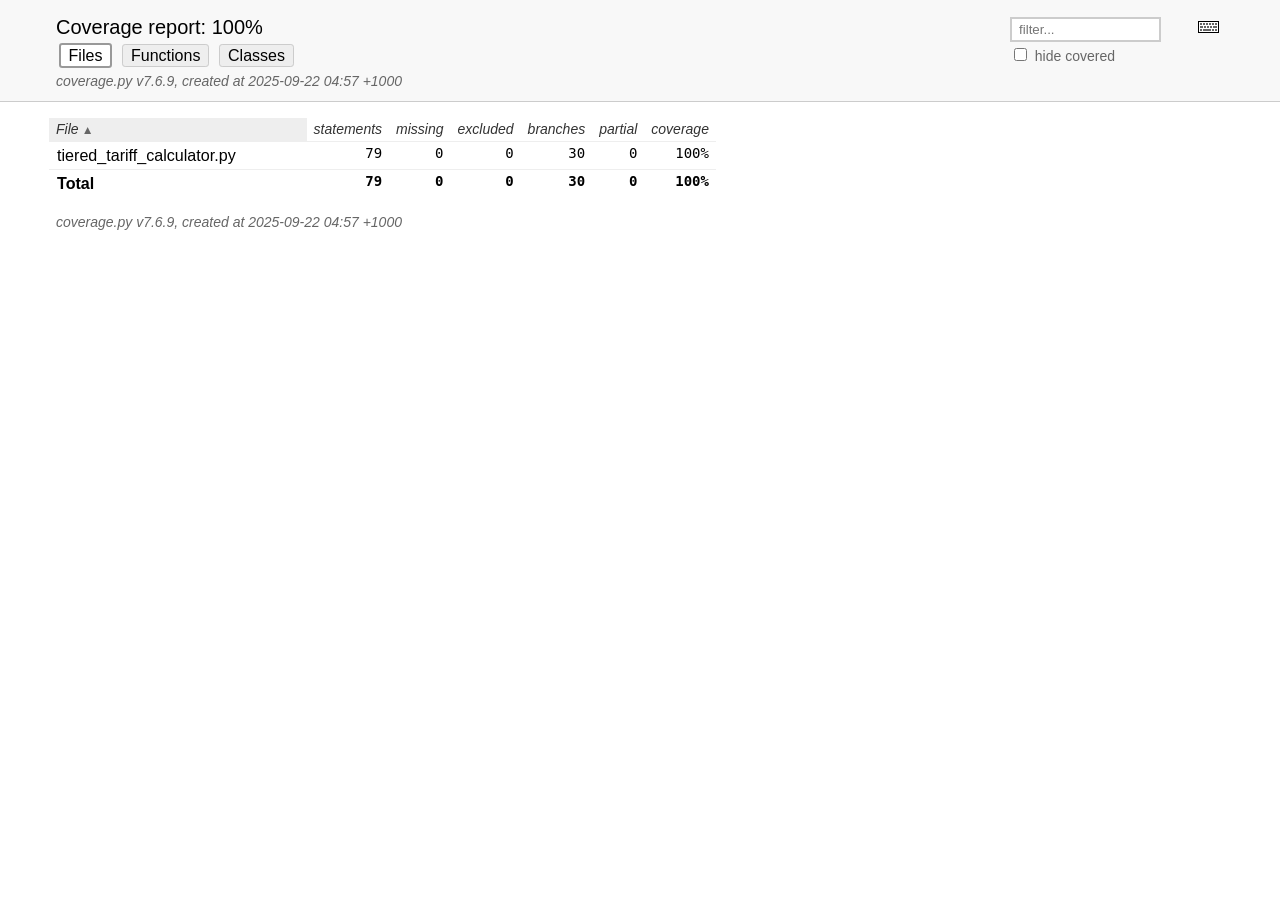
<file: branch_cov/index.html>
<!DOCTYPE html>
<html lang="en">
<head>
    <meta http-equiv="Content-Type" content="text/html; charset=utf-8">
    <title>Coverage report</title>
    <link rel="icon" sizes="32x32" href="favicon_32_cb_58284776.png">
    <link rel="stylesheet" href="style_cb_8e611ae1.css" type="text/css">
    <script src="coverage_html_cb_6fb7b396.js" defer></script>
</head>
<body class="indexfile">
<header>
    <div class="content">
        <h1>Coverage report:
            <span class="pc_cov">100%</span>
        </h1>
        <aside id="help_panel_wrapper">
            <input id="help_panel_state" type="checkbox">
            <label for="help_panel_state">
                <img id="keyboard_icon" src="keybd_closed_cb_ce680311.png" alt="Show/hide keyboard shortcuts">
            </label>
            <div id="help_panel">
                <p class="legend">Shortcuts on this page</p>
                <div class="keyhelp">
                    <p>
                        <kbd>f</kbd>
                        <kbd>s</kbd>
                        <kbd>m</kbd>
                        <kbd>x</kbd>
                        <kbd>b</kbd>
                        <kbd>p</kbd>
                        <kbd>c</kbd>
                        &nbsp; change column sorting
                    </p>
                    <p>
                        <kbd>[</kbd>
                        <kbd>]</kbd>
                        &nbsp; prev/next file
                    </p>
                    <p>
                        <kbd>?</kbd> &nbsp; show/hide this help
                    </p>
                </div>
            </div>
        </aside>
        <form id="filter_container">
            <input id="filter" type="text" value="" placeholder="filter...">
            <div>
                <input id="hide100" type="checkbox" >
                <label for="hide100">hide covered</label>
            </div>
        </form>
        <h2>
                <a class="button current">Files</a>
                <a class="button" href="function_index.html">Functions</a>
                <a class="button" href="class_index.html">Classes</a>
        </h2>
        <p class="text">
            <a class="nav" href="https://coverage.readthedocs.io/en/7.6.9">coverage.py v7.6.9</a>,
            created at 2025-09-22 04:57 +1000
        </p>
    </div>
</header>
<main id="index">
    <table class="index" data-sortable>
        <thead>
            <tr class="tablehead" title="Click to sort">
                <th id="file" class="name left" aria-sort="none" data-shortcut="f">File<span class="arrows"></span></th>
                <th id="statements" aria-sort="none" data-default-sort-order="descending" data-shortcut="s">statements<span class="arrows"></span></th>
                <th id="missing" aria-sort="none" data-default-sort-order="descending" data-shortcut="m">missing<span class="arrows"></span></th>
                <th id="excluded" aria-sort="none" data-default-sort-order="descending" data-shortcut="x">excluded<span class="arrows"></span></th>
                <th id="branches" aria-sort="none" data-default-sort-order="descending" data-shortcut="b">branches<span class="arrows"></span></th>
                <th id="partial" aria-sort="none" data-default-sort-order="descending" data-shortcut="p">partial<span class="arrows"></span></th>
                <th id="coverage" class="right" aria-sort="none" data-shortcut="c">coverage<span class="arrows"></span></th>
            </tr>
        </thead>
        <tbody>
            <tr class="region">
                <td class="name left"><a href="tiered_tariff_calculator_py.html">tiered_tariff_calculator.py</a></td>
                <td>79</td>
                <td>0</td>
                <td>0</td>
                <td>30</td>
                <td>0</td>
                <td class="right" data-ratio="109 109">100%</td>
            </tr>
        </tbody>
        <tfoot>
            <tr class="total">
                <td class="name left">Total</td>
                <td>79</td>
                <td>0</td>
                <td>0</td>
                <td>30</td>
                <td>0</td>
                <td class="right" data-ratio="109 109">100%</td>
            </tr>
        </tfoot>
    </table>
    <p id="no_rows">
        No items found using the specified filter.
    </p>
</main>
<footer>
    <div class="content">
        <p>
            <a class="nav" href="https://coverage.readthedocs.io/en/7.6.9">coverage.py v7.6.9</a>,
            created at 2025-09-22 04:57 +1000
        </p>
    </div>
    <aside class="hidden">
        <a id="prevFileLink" class="nav" href="tiered_tariff_calculator_py.html"></a>
        <a id="nextFileLink" class="nav" href="tiered_tariff_calculator_py.html"></a>
        <button type="button" class="button_prev_file" data-shortcut="["></button>
        <button type="button" class="button_next_file" data-shortcut="]"></button>
        <button type="button" class="button_show_hide_help" data-shortcut="?"></button>
    </aside>
</footer>
</body>
</html>
</file>
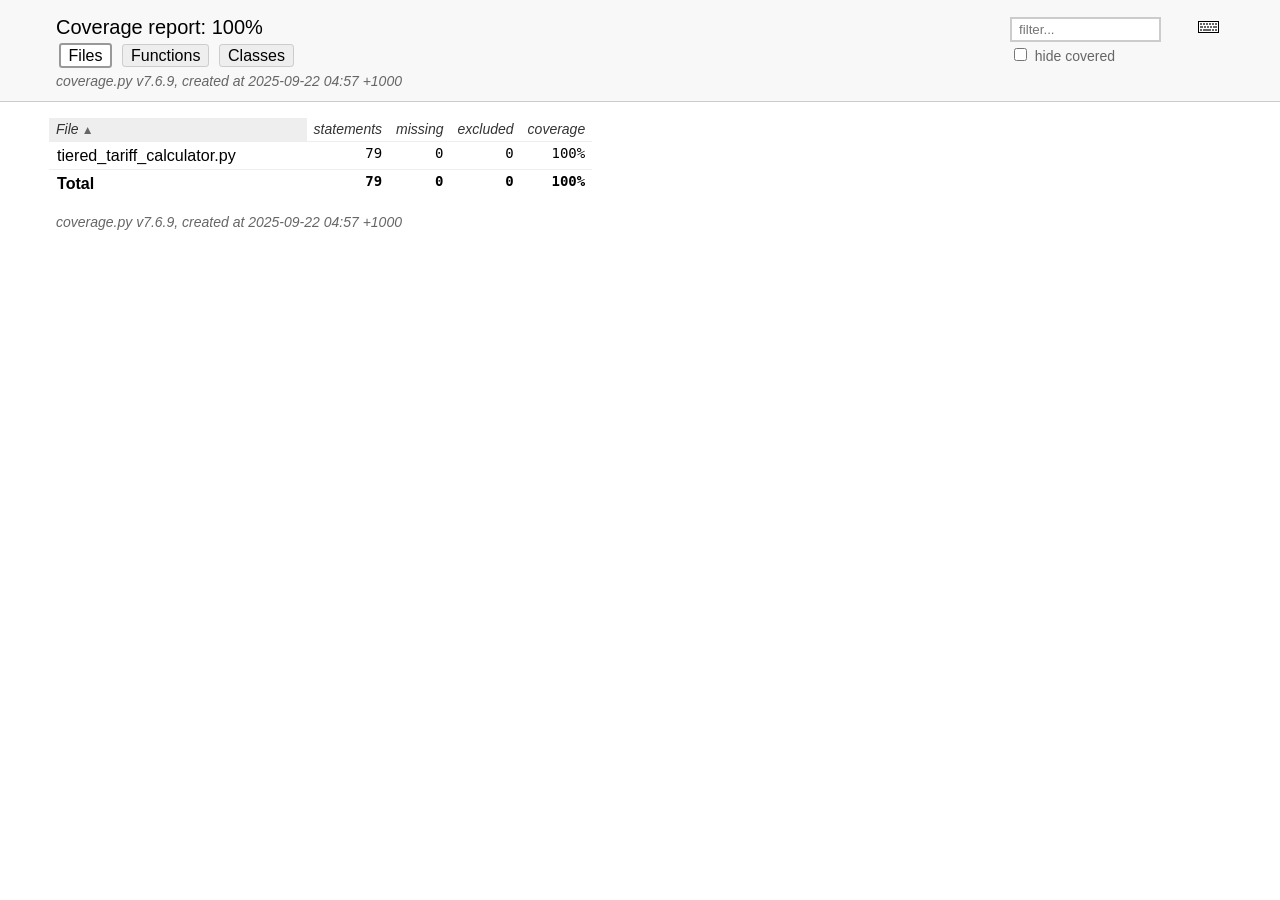
<file: statement_cov/index.html>
<!DOCTYPE html>
<html lang="en">
<head>
    <meta http-equiv="Content-Type" content="text/html; charset=utf-8">
    <title>Coverage report</title>
    <link rel="icon" sizes="32x32" href="favicon_32_cb_58284776.png">
    <link rel="stylesheet" href="style_cb_8e611ae1.css" type="text/css">
    <script src="coverage_html_cb_6fb7b396.js" defer></script>
</head>
<body class="indexfile">
<header>
    <div class="content">
        <h1>Coverage report:
            <span class="pc_cov">100%</span>
        </h1>
        <aside id="help_panel_wrapper">
            <input id="help_panel_state" type="checkbox">
            <label for="help_panel_state">
                <img id="keyboard_icon" src="keybd_closed_cb_ce680311.png" alt="Show/hide keyboard shortcuts">
            </label>
            <div id="help_panel">
                <p class="legend">Shortcuts on this page</p>
                <div class="keyhelp">
                    <p>
                        <kbd>f</kbd>
                        <kbd>s</kbd>
                        <kbd>m</kbd>
                        <kbd>x</kbd>
                        <kbd>c</kbd>
                        &nbsp; change column sorting
                    </p>
                    <p>
                        <kbd>[</kbd>
                        <kbd>]</kbd>
                        &nbsp; prev/next file
                    </p>
                    <p>
                        <kbd>?</kbd> &nbsp; show/hide this help
                    </p>
                </div>
            </div>
        </aside>
        <form id="filter_container">
            <input id="filter" type="text" value="" placeholder="filter...">
            <div>
                <input id="hide100" type="checkbox" >
                <label for="hide100">hide covered</label>
            </div>
        </form>
        <h2>
                <a class="button current">Files</a>
                <a class="button" href="function_index.html">Functions</a>
                <a class="button" href="class_index.html">Classes</a>
        </h2>
        <p class="text">
            <a class="nav" href="https://coverage.readthedocs.io/en/7.6.9">coverage.py v7.6.9</a>,
            created at 2025-09-22 04:57 +1000
        </p>
    </div>
</header>
<main id="index">
    <table class="index" data-sortable>
        <thead>
            <tr class="tablehead" title="Click to sort">
                <th id="file" class="name left" aria-sort="none" data-shortcut="f">File<span class="arrows"></span></th>
                <th id="statements" aria-sort="none" data-default-sort-order="descending" data-shortcut="s">statements<span class="arrows"></span></th>
                <th id="missing" aria-sort="none" data-default-sort-order="descending" data-shortcut="m">missing<span class="arrows"></span></th>
                <th id="excluded" aria-sort="none" data-default-sort-order="descending" data-shortcut="x">excluded<span class="arrows"></span></th>
                <th id="coverage" class="right" aria-sort="none" data-shortcut="c">coverage<span class="arrows"></span></th>
            </tr>
        </thead>
        <tbody>
            <tr class="region">
                <td class="name left"><a href="tiered_tariff_calculator_py.html">tiered_tariff_calculator.py</a></td>
                <td>79</td>
                <td>0</td>
                <td>0</td>
                <td class="right" data-ratio="79 79">100%</td>
            </tr>
        </tbody>
        <tfoot>
            <tr class="total">
                <td class="name left">Total</td>
                <td>79</td>
                <td>0</td>
                <td>0</td>
                <td class="right" data-ratio="79 79">100%</td>
            </tr>
        </tfoot>
    </table>
    <p id="no_rows">
        No items found using the specified filter.
    </p>
</main>
<footer>
    <div class="content">
        <p>
            <a class="nav" href="https://coverage.readthedocs.io/en/7.6.9">coverage.py v7.6.9</a>,
            created at 2025-09-22 04:57 +1000
        </p>
    </div>
    <aside class="hidden">
        <a id="prevFileLink" class="nav" href="tiered_tariff_calculator_py.html"></a>
        <a id="nextFileLink" class="nav" href="tiered_tariff_calculator_py.html"></a>
        <button type="button" class="button_prev_file" data-shortcut="["></button>
        <button type="button" class="button_next_file" data-shortcut="]"></button>
        <button type="button" class="button_show_hide_help" data-shortcut="?"></button>
    </aside>
</footer>
</body>
</html>
</file>
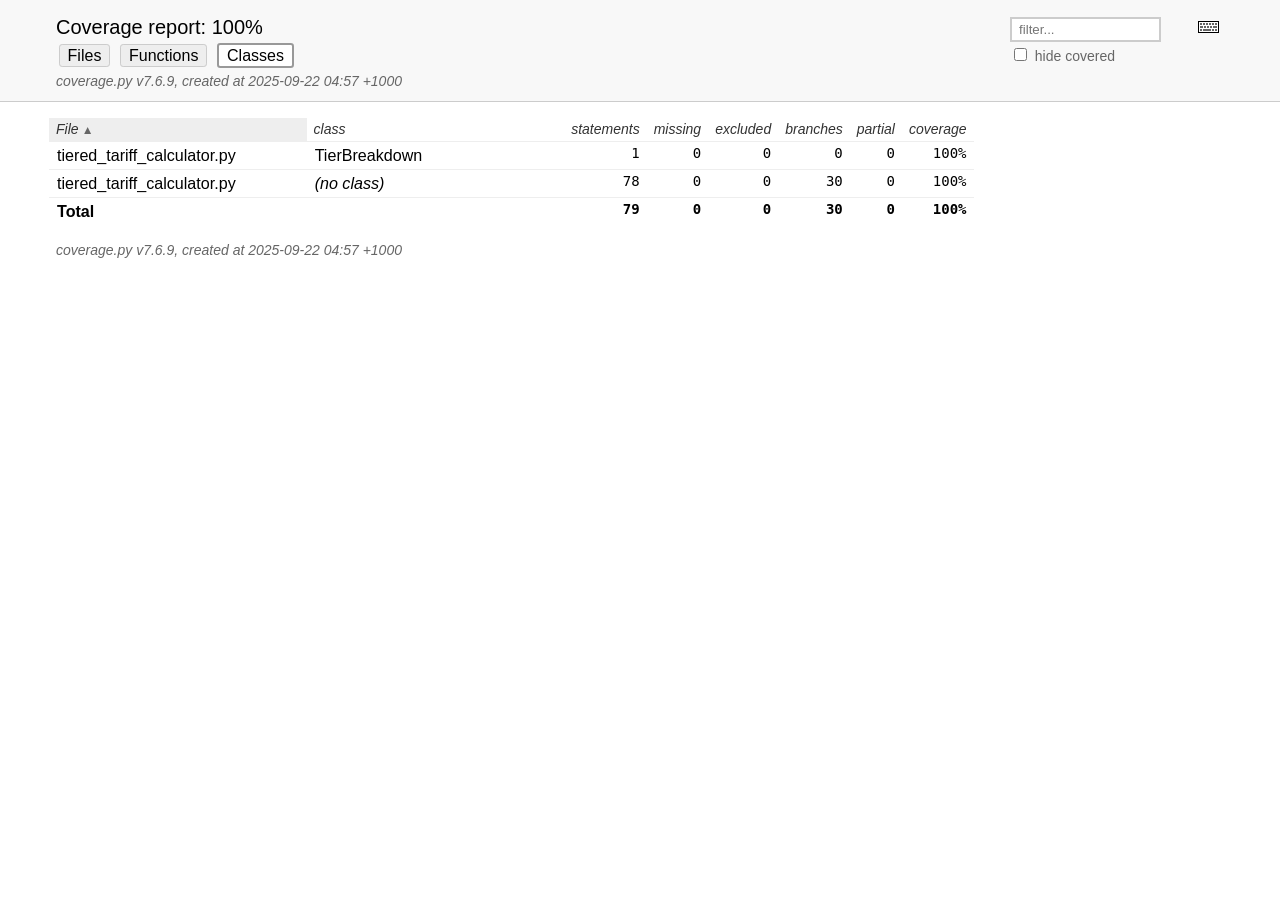
<file: branch_cov/class_index.html>
<!DOCTYPE html>
<html lang="en">
<head>
    <meta http-equiv="Content-Type" content="text/html; charset=utf-8">
    <title>Coverage report</title>
    <link rel="icon" sizes="32x32" href="favicon_32_cb_58284776.png">
    <link rel="stylesheet" href="style_cb_8e611ae1.css" type="text/css">
    <script src="coverage_html_cb_6fb7b396.js" defer></script>
</head>
<body class="indexfile">
<header>
    <div class="content">
        <h1>Coverage report:
            <span class="pc_cov">100%</span>
        </h1>
        <aside id="help_panel_wrapper">
            <input id="help_panel_state" type="checkbox">
            <label for="help_panel_state">
                <img id="keyboard_icon" src="keybd_closed_cb_ce680311.png" alt="Show/hide keyboard shortcuts">
            </label>
            <div id="help_panel">
                <p class="legend">Shortcuts on this page</p>
                <div class="keyhelp">
                    <p>
                        <kbd>f</kbd>
                        <kbd>n</kbd>
                        <kbd>s</kbd>
                        <kbd>m</kbd>
                        <kbd>x</kbd>
                        <kbd>b</kbd>
                        <kbd>p</kbd>
                        <kbd>c</kbd>
                        &nbsp; change column sorting
                    </p>
                    <p>
                        <kbd>[</kbd>
                        <kbd>]</kbd>
                        &nbsp; prev/next file
                    </p>
                    <p>
                        <kbd>?</kbd> &nbsp; show/hide this help
                    </p>
                </div>
            </div>
        </aside>
        <form id="filter_container">
            <input id="filter" type="text" value="" placeholder="filter...">
            <div>
                <input id="hide100" type="checkbox" >
                <label for="hide100">hide covered</label>
            </div>
        </form>
        <h2>
                <a class="button" href="index.html">Files</a>
                <a class="button" href="function_index.html">Functions</a>
                <a class="button current">Classes</a>
        </h2>
        <p class="text">
            <a class="nav" href="https://coverage.readthedocs.io/en/7.6.9">coverage.py v7.6.9</a>,
            created at 2025-09-22 04:57 +1000
        </p>
    </div>
</header>
<main id="index">
    <table class="index" data-sortable>
        <thead>
            <tr class="tablehead" title="Click to sort">
                <th id="file" class="name left" aria-sort="none" data-shortcut="f">File<span class="arrows"></span></th>
                <th id="region" class="name left" aria-sort="none" data-default-sort-order="ascending" data-shortcut="n">class<span class="arrows"></span></th>
                <th id="statements" aria-sort="none" data-default-sort-order="descending" data-shortcut="s">statements<span class="arrows"></span></th>
                <th id="missing" aria-sort="none" data-default-sort-order="descending" data-shortcut="m">missing<span class="arrows"></span></th>
                <th id="excluded" aria-sort="none" data-default-sort-order="descending" data-shortcut="x">excluded<span class="arrows"></span></th>
                <th id="branches" aria-sort="none" data-default-sort-order="descending" data-shortcut="b">branches<span class="arrows"></span></th>
                <th id="partial" aria-sort="none" data-default-sort-order="descending" data-shortcut="p">partial<span class="arrows"></span></th>
                <th id="coverage" class="right" aria-sort="none" data-shortcut="c">coverage<span class="arrows"></span></th>
            </tr>
        </thead>
        <tbody>
            <tr class="region">
                <td class="name left"><a href="tiered_tariff_calculator_py.html#t29">tiered_tariff_calculator.py</a></td>
                <td class="name left"><a href="tiered_tariff_calculator_py.html#t29"><data value='TierBreakdown'>TierBreakdown</data></a></td>
                <td>1</td>
                <td>0</td>
                <td>0</td>
                <td>0</td>
                <td>0</td>
                <td class="right" data-ratio="1 1">100%</td>
            </tr>
            <tr class="region">
                <td class="name left"><a href="tiered_tariff_calculator_py.html">tiered_tariff_calculator.py</a></td>
                <td class="name left"><a href="tiered_tariff_calculator_py.html"><data value=''><span class='no-noun'>(no class)</span></data></a></td>
                <td>78</td>
                <td>0</td>
                <td>0</td>
                <td>30</td>
                <td>0</td>
                <td class="right" data-ratio="108 108">100%</td>
            </tr>
        </tbody>
        <tfoot>
            <tr class="total">
                <td class="name left">Total</td>
                <td class="name left">&nbsp;</td>
                <td>79</td>
                <td>0</td>
                <td>0</td>
                <td>30</td>
                <td>0</td>
                <td class="right" data-ratio="109 109">100%</td>
            </tr>
        </tfoot>
    </table>
    <p id="no_rows">
        No items found using the specified filter.
    </p>
</main>
<footer>
    <div class="content">
        <p>
            <a class="nav" href="https://coverage.readthedocs.io/en/7.6.9">coverage.py v7.6.9</a>,
            created at 2025-09-22 04:57 +1000
        </p>
    </div>
    <aside class="hidden">
        <a id="prevFileLink" class="nav" href=""></a>
        <a id="nextFileLink" class="nav" href=""></a>
        <button type="button" class="button_prev_file" data-shortcut="["></button>
        <button type="button" class="button_next_file" data-shortcut="]"></button>
        <button type="button" class="button_show_hide_help" data-shortcut="?"></button>
    </aside>
</footer>
</body>
</html>
</file>
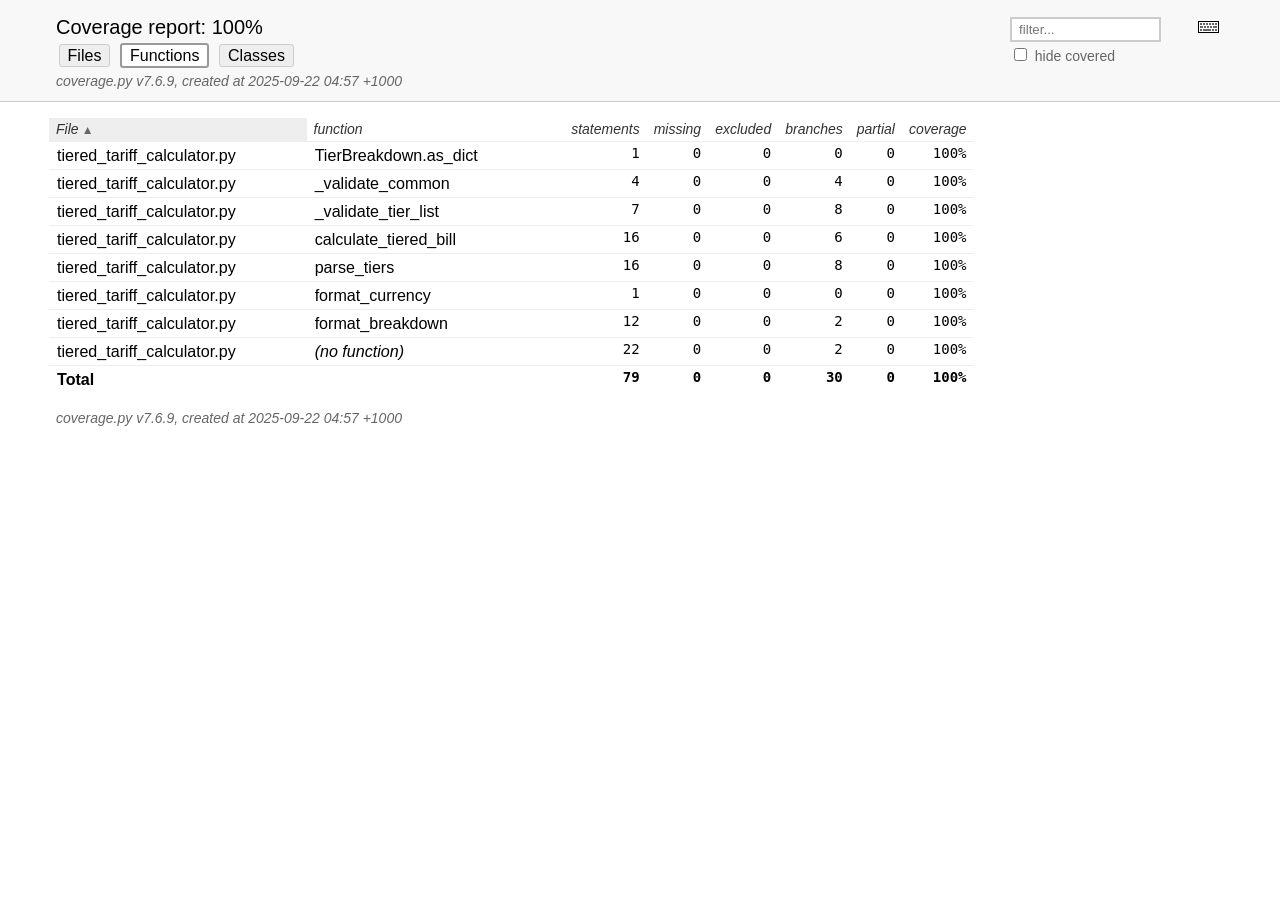
<file: branch_cov/function_index.html>
<!DOCTYPE html>
<html lang="en">
<head>
    <meta http-equiv="Content-Type" content="text/html; charset=utf-8">
    <title>Coverage report</title>
    <link rel="icon" sizes="32x32" href="favicon_32_cb_58284776.png">
    <link rel="stylesheet" href="style_cb_8e611ae1.css" type="text/css">
    <script src="coverage_html_cb_6fb7b396.js" defer></script>
</head>
<body class="indexfile">
<header>
    <div class="content">
        <h1>Coverage report:
            <span class="pc_cov">100%</span>
        </h1>
        <aside id="help_panel_wrapper">
            <input id="help_panel_state" type="checkbox">
            <label for="help_panel_state">
                <img id="keyboard_icon" src="keybd_closed_cb_ce680311.png" alt="Show/hide keyboard shortcuts">
            </label>
            <div id="help_panel">
                <p class="legend">Shortcuts on this page</p>
                <div class="keyhelp">
                    <p>
                        <kbd>f</kbd>
                        <kbd>n</kbd>
                        <kbd>s</kbd>
                        <kbd>m</kbd>
                        <kbd>x</kbd>
                        <kbd>b</kbd>
                        <kbd>p</kbd>
                        <kbd>c</kbd>
                        &nbsp; change column sorting
                    </p>
                    <p>
                        <kbd>[</kbd>
                        <kbd>]</kbd>
                        &nbsp; prev/next file
                    </p>
                    <p>
                        <kbd>?</kbd> &nbsp; show/hide this help
                    </p>
                </div>
            </div>
        </aside>
        <form id="filter_container">
            <input id="filter" type="text" value="" placeholder="filter...">
            <div>
                <input id="hide100" type="checkbox" >
                <label for="hide100">hide covered</label>
            </div>
        </form>
        <h2>
                <a class="button" href="index.html">Files</a>
                <a class="button current">Functions</a>
                <a class="button" href="class_index.html">Classes</a>
        </h2>
        <p class="text">
            <a class="nav" href="https://coverage.readthedocs.io/en/7.6.9">coverage.py v7.6.9</a>,
            created at 2025-09-22 04:57 +1000
        </p>
    </div>
</header>
<main id="index">
    <table class="index" data-sortable>
        <thead>
            <tr class="tablehead" title="Click to sort">
                <th id="file" class="name left" aria-sort="none" data-shortcut="f">File<span class="arrows"></span></th>
                <th id="region" class="name left" aria-sort="none" data-default-sort-order="ascending" data-shortcut="n">function<span class="arrows"></span></th>
                <th id="statements" aria-sort="none" data-default-sort-order="descending" data-shortcut="s">statements<span class="arrows"></span></th>
                <th id="missing" aria-sort="none" data-default-sort-order="descending" data-shortcut="m">missing<span class="arrows"></span></th>
                <th id="excluded" aria-sort="none" data-default-sort-order="descending" data-shortcut="x">excluded<span class="arrows"></span></th>
                <th id="branches" aria-sort="none" data-default-sort-order="descending" data-shortcut="b">branches<span class="arrows"></span></th>
                <th id="partial" aria-sort="none" data-default-sort-order="descending" data-shortcut="p">partial<span class="arrows"></span></th>
                <th id="coverage" class="right" aria-sort="none" data-shortcut="c">coverage<span class="arrows"></span></th>
            </tr>
        </thead>
        <tbody>
            <tr class="region">
                <td class="name left"><a href="tiered_tariff_calculator_py.html#t35">tiered_tariff_calculator.py</a></td>
                <td class="name left"><a href="tiered_tariff_calculator_py.html#t35"><data value='as_dict'>TierBreakdown.as_dict</data></a></td>
                <td>1</td>
                <td>0</td>
                <td>0</td>
                <td>0</td>
                <td>0</td>
                <td class="right" data-ratio="1 1">100%</td>
            </tr>
            <tr class="region">
                <td class="name left"><a href="tiered_tariff_calculator_py.html#t43">tiered_tariff_calculator.py</a></td>
                <td class="name left"><a href="tiered_tariff_calculator_py.html#t43"><data value='validate_common'>_validate_common</data></a></td>
                <td>4</td>
                <td>0</td>
                <td>0</td>
                <td>4</td>
                <td>0</td>
                <td class="right" data-ratio="8 8">100%</td>
            </tr>
            <tr class="region">
                <td class="name left"><a href="tiered_tariff_calculator_py.html#t50">tiered_tariff_calculator.py</a></td>
                <td class="name left"><a href="tiered_tariff_calculator_py.html#t50"><data value='validate_tier_list'>_validate_tier_list</data></a></td>
                <td>7</td>
                <td>0</td>
                <td>0</td>
                <td>8</td>
                <td>0</td>
                <td class="right" data-ratio="15 15">100%</td>
            </tr>
            <tr class="region">
                <td class="name left"><a href="tiered_tariff_calculator_py.html#t63">tiered_tariff_calculator.py</a></td>
                <td class="name left"><a href="tiered_tariff_calculator_py.html#t63"><data value='calculate_tiered_bill'>calculate_tiered_bill</data></a></td>
                <td>16</td>
                <td>0</td>
                <td>0</td>
                <td>6</td>
                <td>0</td>
                <td class="right" data-ratio="22 22">100%</td>
            </tr>
            <tr class="region">
                <td class="name left"><a href="tiered_tariff_calculator_py.html#t112">tiered_tariff_calculator.py</a></td>
                <td class="name left"><a href="tiered_tariff_calculator_py.html#t112"><data value='parse_tiers'>parse_tiers</data></a></td>
                <td>16</td>
                <td>0</td>
                <td>0</td>
                <td>8</td>
                <td>0</td>
                <td class="right" data-ratio="24 24">100%</td>
            </tr>
            <tr class="region">
                <td class="name left"><a href="tiered_tariff_calculator_py.html#t133">tiered_tariff_calculator.py</a></td>
                <td class="name left"><a href="tiered_tariff_calculator_py.html#t133"><data value='format_currency'>format_currency</data></a></td>
                <td>1</td>
                <td>0</td>
                <td>0</td>
                <td>0</td>
                <td>0</td>
                <td class="right" data-ratio="1 1">100%</td>
            </tr>
            <tr class="region">
                <td class="name left"><a href="tiered_tariff_calculator_py.html#t137">tiered_tariff_calculator.py</a></td>
                <td class="name left"><a href="tiered_tariff_calculator_py.html#t137"><data value='format_breakdown'>format_breakdown</data></a></td>
                <td>12</td>
                <td>0</td>
                <td>0</td>
                <td>2</td>
                <td>0</td>
                <td class="right" data-ratio="14 14">100%</td>
            </tr>
            <tr class="region">
                <td class="name left"><a href="tiered_tariff_calculator_py.html">tiered_tariff_calculator.py</a></td>
                <td class="name left"><a href="tiered_tariff_calculator_py.html"><data value=''><span class='no-noun'>(no function)</span></data></a></td>
                <td>22</td>
                <td>0</td>
                <td>0</td>
                <td>2</td>
                <td>0</td>
                <td class="right" data-ratio="24 24">100%</td>
            </tr>
        </tbody>
        <tfoot>
            <tr class="total">
                <td class="name left">Total</td>
                <td class="name left">&nbsp;</td>
                <td>79</td>
                <td>0</td>
                <td>0</td>
                <td>30</td>
                <td>0</td>
                <td class="right" data-ratio="109 109">100%</td>
            </tr>
        </tfoot>
    </table>
    <p id="no_rows">
        No items found using the specified filter.
    </p>
</main>
<footer>
    <div class="content">
        <p>
            <a class="nav" href="https://coverage.readthedocs.io/en/7.6.9">coverage.py v7.6.9</a>,
            created at 2025-09-22 04:57 +1000
        </p>
    </div>
    <aside class="hidden">
        <a id="prevFileLink" class="nav" href=""></a>
        <a id="nextFileLink" class="nav" href=""></a>
        <button type="button" class="button_prev_file" data-shortcut="["></button>
        <button type="button" class="button_next_file" data-shortcut="]"></button>
        <button type="button" class="button_show_hide_help" data-shortcut="?"></button>
    </aside>
</footer>
</body>
</html>
</file>
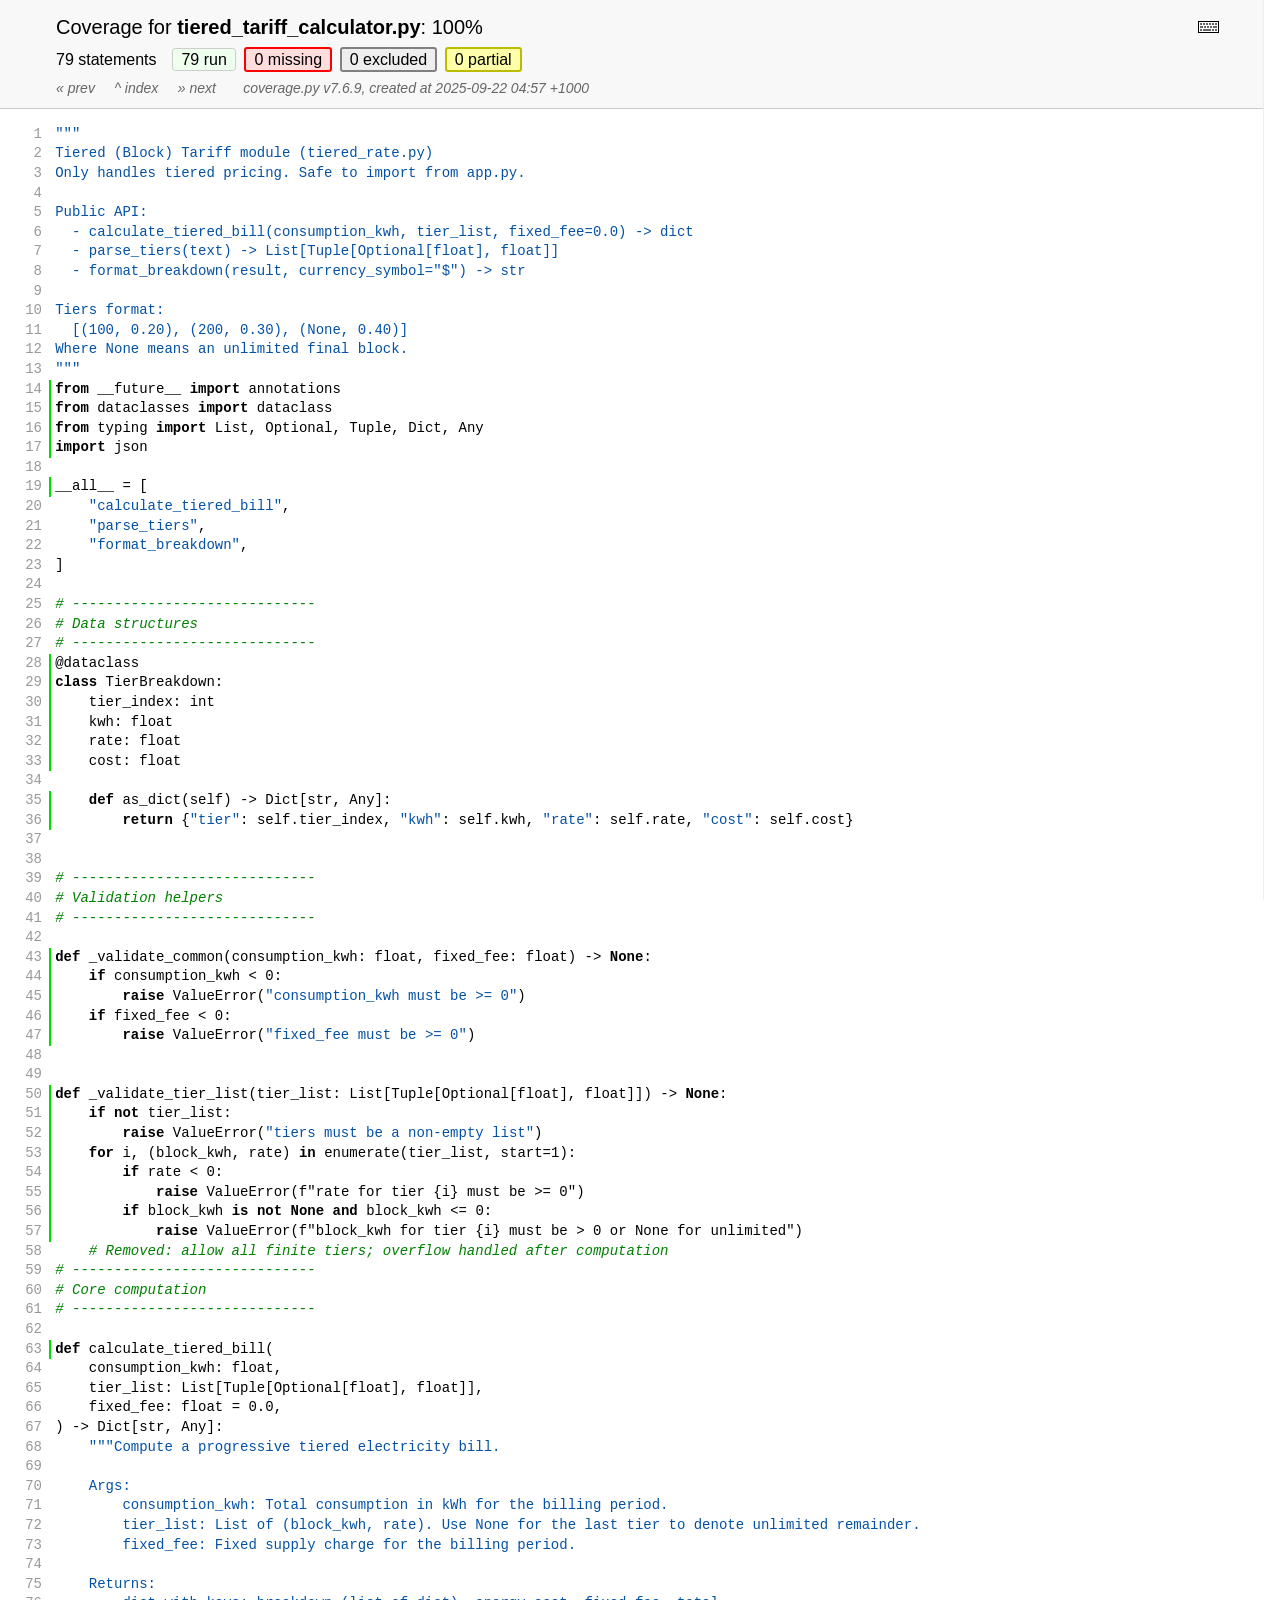
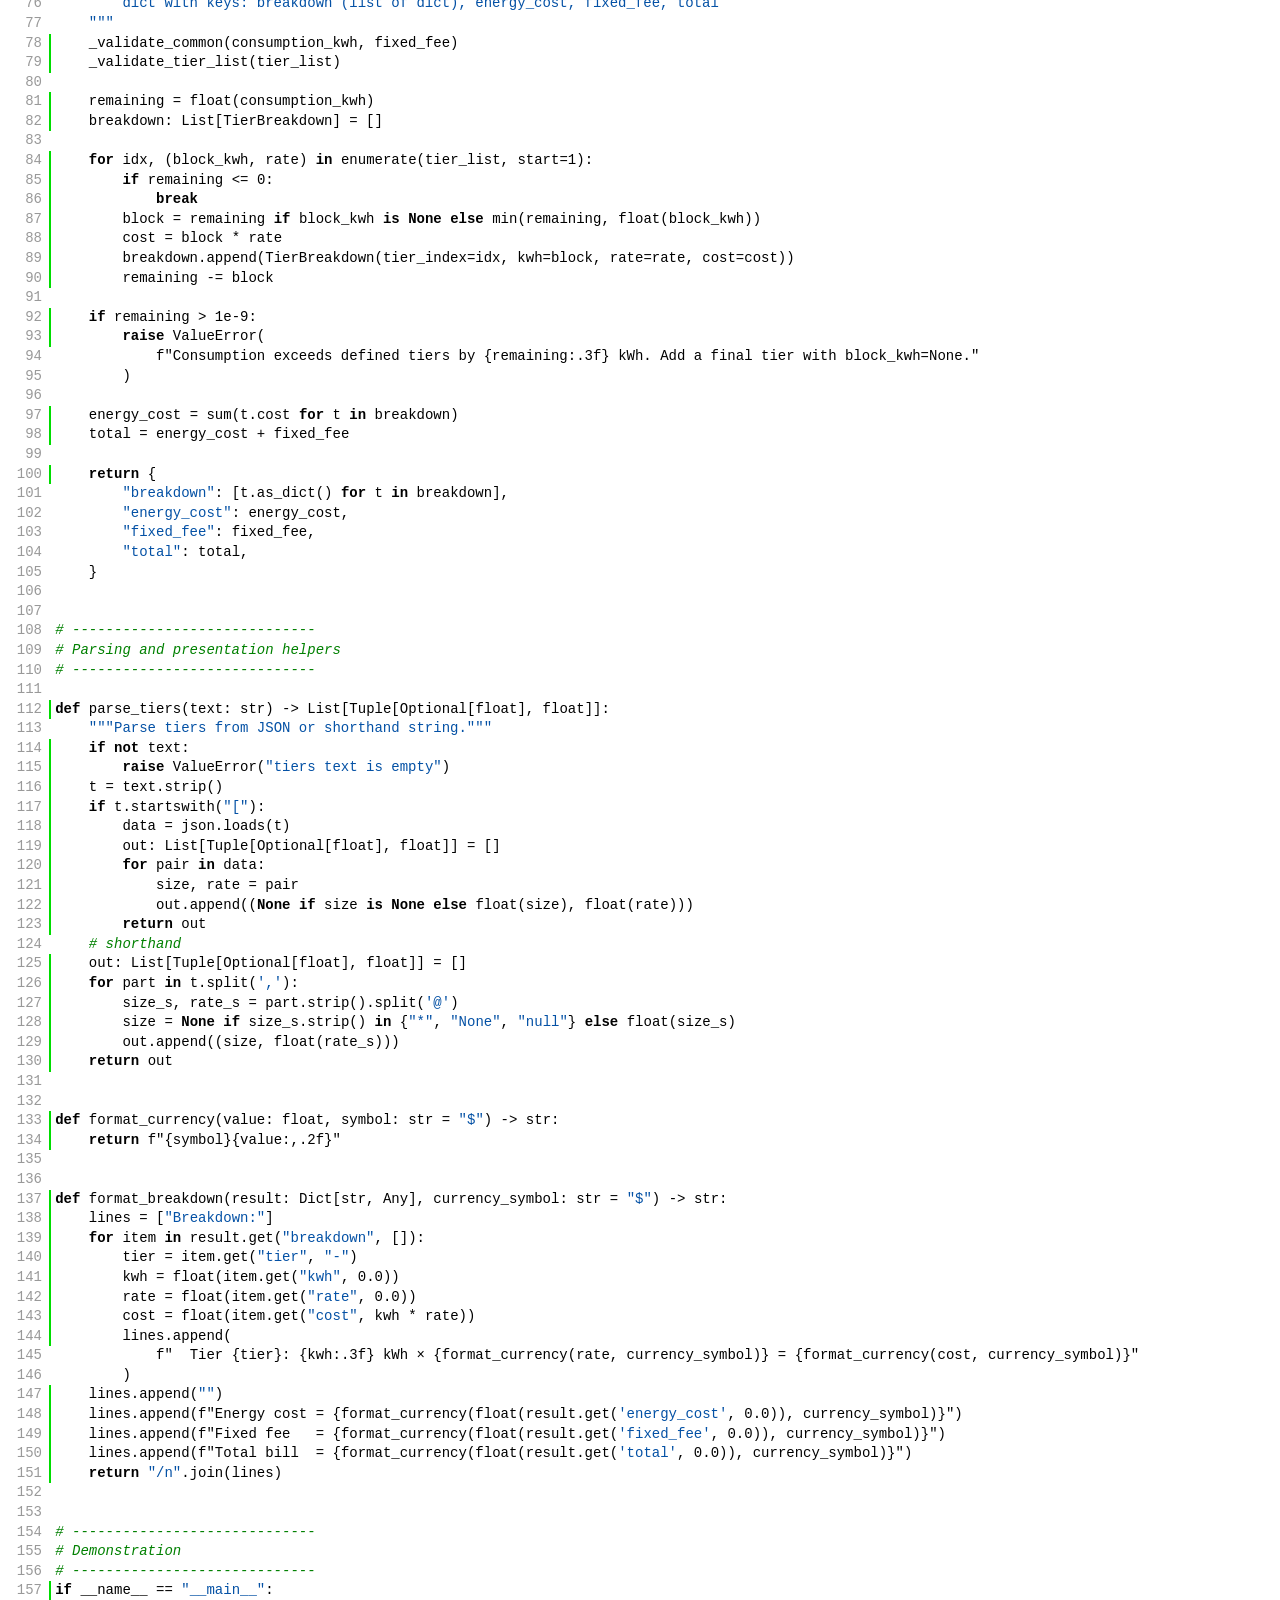
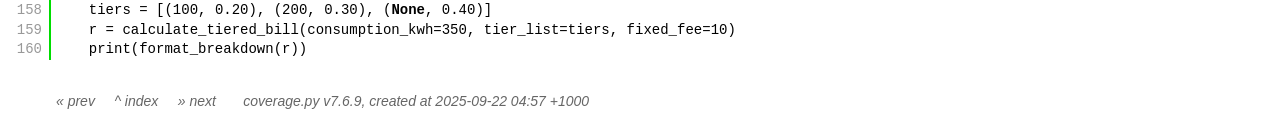
<file: branch_cov/tiered_tariff_calculator_py.html>
<!DOCTYPE html>
<html lang="en">
<head>
    <meta http-equiv="Content-Type" content="text/html; charset=utf-8">
    <title>Coverage for tiered_tariff_calculator.py: 100%</title>
    <link rel="icon" sizes="32x32" href="favicon_32_cb_58284776.png">
    <link rel="stylesheet" href="style_cb_8e611ae1.css" type="text/css">
    <script src="coverage_html_cb_6fb7b396.js" defer></script>
</head>
<body class="pyfile">
<header>
    <div class="content">
        <h1>
            <span class="text">Coverage for </span><b>tiered_tariff_calculator.py</b>:
            <span class="pc_cov">100%</span>
        </h1>
        <aside id="help_panel_wrapper">
            <input id="help_panel_state" type="checkbox">
            <label for="help_panel_state">
                <img id="keyboard_icon" src="keybd_closed_cb_ce680311.png" alt="Show/hide keyboard shortcuts">
            </label>
            <div id="help_panel">
                <p class="legend">Shortcuts on this page</p>
                <div class="keyhelp">
                    <p>
                        <kbd>r</kbd>
                        <kbd>m</kbd>
                        <kbd>x</kbd>
                        <kbd>p</kbd>
                        &nbsp; toggle line displays
                    </p>
                    <p>
                        <kbd>j</kbd>
                        <kbd>k</kbd>
                        &nbsp; next/prev highlighted chunk
                    </p>
                    <p>
                        <kbd>0</kbd> &nbsp; (zero) top of page
                    </p>
                    <p>
                        <kbd>1</kbd> &nbsp; (one) first highlighted chunk
                    </p>
                    <p>
                        <kbd>[</kbd>
                        <kbd>]</kbd>
                        &nbsp; prev/next file
                    </p>
                    <p>
                        <kbd>u</kbd> &nbsp; up to the index
                    </p>
                    <p>
                        <kbd>?</kbd> &nbsp; show/hide this help
                    </p>
                </div>
            </div>
        </aside>
        <h2>
            <span class="text">79 statements &nbsp;</span>
            <button type="button" class="run button_toggle_run" value="run" data-shortcut="r" title="Toggle lines run">79<span class="text"> run</span></button>
            <button type="button" class="mis show_mis button_toggle_mis" value="mis" data-shortcut="m" title="Toggle lines missing">0<span class="text"> missing</span></button>
            <button type="button" class="exc show_exc button_toggle_exc" value="exc" data-shortcut="x" title="Toggle lines excluded">0<span class="text"> excluded</span></button>
            <button type="button" class="par run show_par button_toggle_par" value="par" data-shortcut="p" title="Toggle lines partially run">0<span class="text"> partial</span></button>
        </h2>
        <p class="text">
            <a id="prevFileLink" class="nav" href="index.html">&#xab; prev</a> &nbsp; &nbsp;
            <a id="indexLink" class="nav" href="index.html">&Hat; index</a> &nbsp; &nbsp;
            <a id="nextFileLink" class="nav" href="index.html">&#xbb; next</a>
            &nbsp; &nbsp; &nbsp;
            <a class="nav" href="https://coverage.readthedocs.io/en/7.6.9">coverage.py v7.6.9</a>,
            created at 2025-09-22 04:57 +1000
        </p>
        <aside class="hidden">
            <button type="button" class="button_next_chunk" data-shortcut="j"></button>
            <button type="button" class="button_prev_chunk" data-shortcut="k"></button>
            <button type="button" class="button_top_of_page" data-shortcut="0"></button>
            <button type="button" class="button_first_chunk" data-shortcut="1"></button>
            <button type="button" class="button_prev_file" data-shortcut="["></button>
            <button type="button" class="button_next_file" data-shortcut="]"></button>
            <button type="button" class="button_to_index" data-shortcut="u"></button>
            <button type="button" class="button_show_hide_help" data-shortcut="?"></button>
        </aside>
    </div>
</header>
<main id="source">
    <p class="pln"><span class="n"><a id="t1" href="#t1">1</a></span><span class="t"><span class="str">"""</span>&nbsp;</span><span class="r"></span></p>
    <p class="pln"><span class="n"><a id="t2" href="#t2">2</a></span><span class="t"><span class="str">Tiered (Block) Tariff module (tiered_rate.py)</span>&nbsp;</span><span class="r"></span></p>
    <p class="pln"><span class="n"><a id="t3" href="#t3">3</a></span><span class="t"><span class="str">Only handles tiered pricing. Safe to import from app.py.</span>&nbsp;</span><span class="r"></span></p>
    <p class="pln"><span class="n"><a id="t4" href="#t4">4</a></span><span class="t">&nbsp;</span><span class="r"></span></p>
    <p class="pln"><span class="n"><a id="t5" href="#t5">5</a></span><span class="t"><span class="str">Public API:</span>&nbsp;</span><span class="r"></span></p>
    <p class="pln"><span class="n"><a id="t6" href="#t6">6</a></span><span class="t"><span class="str">  - calculate_tiered_bill(consumption_kwh, tier_list, fixed_fee=0.0) -> dict</span>&nbsp;</span><span class="r"></span></p>
    <p class="pln"><span class="n"><a id="t7" href="#t7">7</a></span><span class="t"><span class="str">  - parse_tiers(text) -> List[Tuple[Optional[float], float]]</span>&nbsp;</span><span class="r"></span></p>
    <p class="pln"><span class="n"><a id="t8" href="#t8">8</a></span><span class="t"><span class="str">  - format_breakdown(result, currency_symbol="$") -> str</span>&nbsp;</span><span class="r"></span></p>
    <p class="pln"><span class="n"><a id="t9" href="#t9">9</a></span><span class="t">&nbsp;</span><span class="r"></span></p>
    <p class="pln"><span class="n"><a id="t10" href="#t10">10</a></span><span class="t"><span class="str">Tiers format:</span>&nbsp;</span><span class="r"></span></p>
    <p class="pln"><span class="n"><a id="t11" href="#t11">11</a></span><span class="t"><span class="str">  [(100, 0.20), (200, 0.30), (None, 0.40)]</span>&nbsp;</span><span class="r"></span></p>
    <p class="pln"><span class="n"><a id="t12" href="#t12">12</a></span><span class="t"><span class="str">Where None means an unlimited final block.</span>&nbsp;</span><span class="r"></span></p>
    <p class="pln"><span class="n"><a id="t13" href="#t13">13</a></span><span class="t"><span class="str">"""</span>&nbsp;</span><span class="r"></span></p>
    <p class="run"><span class="n"><a id="t14" href="#t14">14</a></span><span class="t"><span class="key">from</span> <span class="nam">__future__</span> <span class="key">import</span> <span class="nam">annotations</span>&nbsp;</span><span class="r"></span></p>
    <p class="run"><span class="n"><a id="t15" href="#t15">15</a></span><span class="t"><span class="key">from</span> <span class="nam">dataclasses</span> <span class="key">import</span> <span class="nam">dataclass</span>&nbsp;</span><span class="r"></span></p>
    <p class="run"><span class="n"><a id="t16" href="#t16">16</a></span><span class="t"><span class="key">from</span> <span class="nam">typing</span> <span class="key">import</span> <span class="nam">List</span><span class="op">,</span> <span class="nam">Optional</span><span class="op">,</span> <span class="nam">Tuple</span><span class="op">,</span> <span class="nam">Dict</span><span class="op">,</span> <span class="nam">Any</span>&nbsp;</span><span class="r"></span></p>
    <p class="run"><span class="n"><a id="t17" href="#t17">17</a></span><span class="t"><span class="key">import</span> <span class="nam">json</span>&nbsp;</span><span class="r"></span></p>
    <p class="pln"><span class="n"><a id="t18" href="#t18">18</a></span><span class="t">&nbsp;</span><span class="r"></span></p>
    <p class="run"><span class="n"><a id="t19" href="#t19">19</a></span><span class="t"><span class="nam">__all__</span> <span class="op">=</span> <span class="op">[</span>&nbsp;</span><span class="r"></span></p>
    <p class="pln"><span class="n"><a id="t20" href="#t20">20</a></span><span class="t">    <span class="str">"calculate_tiered_bill"</span><span class="op">,</span>&nbsp;</span><span class="r"></span></p>
    <p class="pln"><span class="n"><a id="t21" href="#t21">21</a></span><span class="t">    <span class="str">"parse_tiers"</span><span class="op">,</span>&nbsp;</span><span class="r"></span></p>
    <p class="pln"><span class="n"><a id="t22" href="#t22">22</a></span><span class="t">    <span class="str">"format_breakdown"</span><span class="op">,</span>&nbsp;</span><span class="r"></span></p>
    <p class="pln"><span class="n"><a id="t23" href="#t23">23</a></span><span class="t"><span class="op">]</span>&nbsp;</span><span class="r"></span></p>
    <p class="pln"><span class="n"><a id="t24" href="#t24">24</a></span><span class="t">&nbsp;</span><span class="r"></span></p>
    <p class="pln"><span class="n"><a id="t25" href="#t25">25</a></span><span class="t"><span class="com"># -----------------------------</span>&nbsp;</span><span class="r"></span></p>
    <p class="pln"><span class="n"><a id="t26" href="#t26">26</a></span><span class="t"><span class="com"># Data structures</span>&nbsp;</span><span class="r"></span></p>
    <p class="pln"><span class="n"><a id="t27" href="#t27">27</a></span><span class="t"><span class="com"># -----------------------------</span>&nbsp;</span><span class="r"></span></p>
    <p class="run"><span class="n"><a id="t28" href="#t28">28</a></span><span class="t"><span class="op">@</span><span class="nam">dataclass</span>&nbsp;</span><span class="r"></span></p>
    <p class="run"><span class="n"><a id="t29" href="#t29">29</a></span><span class="t"><span class="key">class</span> <span class="nam">TierBreakdown</span><span class="op">:</span>&nbsp;</span><span class="r"></span></p>
    <p class="run"><span class="n"><a id="t30" href="#t30">30</a></span><span class="t">    <span class="nam">tier_index</span><span class="op">:</span> <span class="nam">int</span>&nbsp;</span><span class="r"></span></p>
    <p class="run"><span class="n"><a id="t31" href="#t31">31</a></span><span class="t">    <span class="nam">kwh</span><span class="op">:</span> <span class="nam">float</span>&nbsp;</span><span class="r"></span></p>
    <p class="run"><span class="n"><a id="t32" href="#t32">32</a></span><span class="t">    <span class="nam">rate</span><span class="op">:</span> <span class="nam">float</span>&nbsp;</span><span class="r"></span></p>
    <p class="run"><span class="n"><a id="t33" href="#t33">33</a></span><span class="t">    <span class="nam">cost</span><span class="op">:</span> <span class="nam">float</span>&nbsp;</span><span class="r"></span></p>
    <p class="pln"><span class="n"><a id="t34" href="#t34">34</a></span><span class="t">&nbsp;</span><span class="r"></span></p>
    <p class="run"><span class="n"><a id="t35" href="#t35">35</a></span><span class="t">    <span class="key">def</span> <span class="nam">as_dict</span><span class="op">(</span><span class="nam">self</span><span class="op">)</span> <span class="op">-></span> <span class="nam">Dict</span><span class="op">[</span><span class="nam">str</span><span class="op">,</span> <span class="nam">Any</span><span class="op">]</span><span class="op">:</span>&nbsp;</span><span class="r"></span></p>
    <p class="run"><span class="n"><a id="t36" href="#t36">36</a></span><span class="t">        <span class="key">return</span> <span class="op">{</span><span class="str">"tier"</span><span class="op">:</span> <span class="nam">self</span><span class="op">.</span><span class="nam">tier_index</span><span class="op">,</span> <span class="str">"kwh"</span><span class="op">:</span> <span class="nam">self</span><span class="op">.</span><span class="nam">kwh</span><span class="op">,</span> <span class="str">"rate"</span><span class="op">:</span> <span class="nam">self</span><span class="op">.</span><span class="nam">rate</span><span class="op">,</span> <span class="str">"cost"</span><span class="op">:</span> <span class="nam">self</span><span class="op">.</span><span class="nam">cost</span><span class="op">}</span>&nbsp;</span><span class="r"></span></p>
    <p class="pln"><span class="n"><a id="t37" href="#t37">37</a></span><span class="t">&nbsp;</span><span class="r"></span></p>
    <p class="pln"><span class="n"><a id="t38" href="#t38">38</a></span><span class="t">&nbsp;</span><span class="r"></span></p>
    <p class="pln"><span class="n"><a id="t39" href="#t39">39</a></span><span class="t"><span class="com"># -----------------------------</span>&nbsp;</span><span class="r"></span></p>
    <p class="pln"><span class="n"><a id="t40" href="#t40">40</a></span><span class="t"><span class="com"># Validation helpers</span>&nbsp;</span><span class="r"></span></p>
    <p class="pln"><span class="n"><a id="t41" href="#t41">41</a></span><span class="t"><span class="com"># -----------------------------</span>&nbsp;</span><span class="r"></span></p>
    <p class="pln"><span class="n"><a id="t42" href="#t42">42</a></span><span class="t">&nbsp;</span><span class="r"></span></p>
    <p class="run"><span class="n"><a id="t43" href="#t43">43</a></span><span class="t"><span class="key">def</span> <span class="nam">_validate_common</span><span class="op">(</span><span class="nam">consumption_kwh</span><span class="op">:</span> <span class="nam">float</span><span class="op">,</span> <span class="nam">fixed_fee</span><span class="op">:</span> <span class="nam">float</span><span class="op">)</span> <span class="op">-></span> <span class="key">None</span><span class="op">:</span>&nbsp;</span><span class="r"></span></p>
    <p class="run"><span class="n"><a id="t44" href="#t44">44</a></span><span class="t">    <span class="key">if</span> <span class="nam">consumption_kwh</span> <span class="op">&lt;</span> <span class="num">0</span><span class="op">:</span>&nbsp;</span><span class="r"></span></p>
    <p class="run"><span class="n"><a id="t45" href="#t45">45</a></span><span class="t">        <span class="key">raise</span> <span class="nam">ValueError</span><span class="op">(</span><span class="str">"consumption_kwh must be >= 0"</span><span class="op">)</span>&nbsp;</span><span class="r"></span></p>
    <p class="run"><span class="n"><a id="t46" href="#t46">46</a></span><span class="t">    <span class="key">if</span> <span class="nam">fixed_fee</span> <span class="op">&lt;</span> <span class="num">0</span><span class="op">:</span>&nbsp;</span><span class="r"></span></p>
    <p class="run"><span class="n"><a id="t47" href="#t47">47</a></span><span class="t">        <span class="key">raise</span> <span class="nam">ValueError</span><span class="op">(</span><span class="str">"fixed_fee must be >= 0"</span><span class="op">)</span>&nbsp;</span><span class="r"></span></p>
    <p class="pln"><span class="n"><a id="t48" href="#t48">48</a></span><span class="t">&nbsp;</span><span class="r"></span></p>
    <p class="pln"><span class="n"><a id="t49" href="#t49">49</a></span><span class="t">&nbsp;</span><span class="r"></span></p>
    <p class="run"><span class="n"><a id="t50" href="#t50">50</a></span><span class="t"><span class="key">def</span> <span class="nam">_validate_tier_list</span><span class="op">(</span><span class="nam">tier_list</span><span class="op">:</span> <span class="nam">List</span><span class="op">[</span><span class="nam">Tuple</span><span class="op">[</span><span class="nam">Optional</span><span class="op">[</span><span class="nam">float</span><span class="op">]</span><span class="op">,</span> <span class="nam">float</span><span class="op">]</span><span class="op">]</span><span class="op">)</span> <span class="op">-></span> <span class="key">None</span><span class="op">:</span>&nbsp;</span><span class="r"></span></p>
    <p class="run"><span class="n"><a id="t51" href="#t51">51</a></span><span class="t">    <span class="key">if</span> <span class="key">not</span> <span class="nam">tier_list</span><span class="op">:</span>&nbsp;</span><span class="r"></span></p>
    <p class="run"><span class="n"><a id="t52" href="#t52">52</a></span><span class="t">        <span class="key">raise</span> <span class="nam">ValueError</span><span class="op">(</span><span class="str">"tiers must be a non-empty list"</span><span class="op">)</span>&nbsp;</span><span class="r"></span></p>
    <p class="run"><span class="n"><a id="t53" href="#t53">53</a></span><span class="t">    <span class="key">for</span> <span class="nam">i</span><span class="op">,</span> <span class="op">(</span><span class="nam">block_kwh</span><span class="op">,</span> <span class="nam">rate</span><span class="op">)</span> <span class="key">in</span> <span class="nam">enumerate</span><span class="op">(</span><span class="nam">tier_list</span><span class="op">,</span> <span class="nam">start</span><span class="op">=</span><span class="num">1</span><span class="op">)</span><span class="op">:</span>&nbsp;</span><span class="r"></span></p>
    <p class="run"><span class="n"><a id="t54" href="#t54">54</a></span><span class="t">        <span class="key">if</span> <span class="nam">rate</span> <span class="op">&lt;</span> <span class="num">0</span><span class="op">:</span>&nbsp;</span><span class="r"></span></p>
    <p class="run"><span class="n"><a id="t55" href="#t55">55</a></span><span class="t">            <span class="key">raise</span> <span class="nam">ValueError</span><span class="op">(</span><span class="fst">f"</span><span class="fst">rate for tier </span><span class="op">{</span><span class="nam">i</span><span class="op">}</span><span class="fst"> must be >= 0</span><span class="fst">"</span><span class="op">)</span>&nbsp;</span><span class="r"></span></p>
    <p class="run"><span class="n"><a id="t56" href="#t56">56</a></span><span class="t">        <span class="key">if</span> <span class="nam">block_kwh</span> <span class="key">is</span> <span class="key">not</span> <span class="key">None</span> <span class="key">and</span> <span class="nam">block_kwh</span> <span class="op">&lt;=</span> <span class="num">0</span><span class="op">:</span>&nbsp;</span><span class="r"></span></p>
    <p class="run"><span class="n"><a id="t57" href="#t57">57</a></span><span class="t">            <span class="key">raise</span> <span class="nam">ValueError</span><span class="op">(</span><span class="fst">f"</span><span class="fst">block_kwh for tier </span><span class="op">{</span><span class="nam">i</span><span class="op">}</span><span class="fst"> must be > 0 or None for unlimited</span><span class="fst">"</span><span class="op">)</span>&nbsp;</span><span class="r"></span></p>
    <p class="pln"><span class="n"><a id="t58" href="#t58">58</a></span><span class="t">    <span class="com"># Removed: allow all finite tiers; overflow handled after computation</span>&nbsp;</span><span class="r"></span></p>
    <p class="pln"><span class="n"><a id="t59" href="#t59">59</a></span><span class="t"><span class="com"># -----------------------------</span>&nbsp;</span><span class="r"></span></p>
    <p class="pln"><span class="n"><a id="t60" href="#t60">60</a></span><span class="t"><span class="com"># Core computation</span>&nbsp;</span><span class="r"></span></p>
    <p class="pln"><span class="n"><a id="t61" href="#t61">61</a></span><span class="t"><span class="com"># -----------------------------</span>&nbsp;</span><span class="r"></span></p>
    <p class="pln"><span class="n"><a id="t62" href="#t62">62</a></span><span class="t">&nbsp;</span><span class="r"></span></p>
    <p class="run"><span class="n"><a id="t63" href="#t63">63</a></span><span class="t"><span class="key">def</span> <span class="nam">calculate_tiered_bill</span><span class="op">(</span>&nbsp;</span><span class="r"></span></p>
    <p class="pln"><span class="n"><a id="t64" href="#t64">64</a></span><span class="t">    <span class="nam">consumption_kwh</span><span class="op">:</span> <span class="nam">float</span><span class="op">,</span>&nbsp;</span><span class="r"></span></p>
    <p class="pln"><span class="n"><a id="t65" href="#t65">65</a></span><span class="t">    <span class="nam">tier_list</span><span class="op">:</span> <span class="nam">List</span><span class="op">[</span><span class="nam">Tuple</span><span class="op">[</span><span class="nam">Optional</span><span class="op">[</span><span class="nam">float</span><span class="op">]</span><span class="op">,</span> <span class="nam">float</span><span class="op">]</span><span class="op">]</span><span class="op">,</span>&nbsp;</span><span class="r"></span></p>
    <p class="pln"><span class="n"><a id="t66" href="#t66">66</a></span><span class="t">    <span class="nam">fixed_fee</span><span class="op">:</span> <span class="nam">float</span> <span class="op">=</span> <span class="num">0.0</span><span class="op">,</span>&nbsp;</span><span class="r"></span></p>
    <p class="pln"><span class="n"><a id="t67" href="#t67">67</a></span><span class="t"><span class="op">)</span> <span class="op">-></span> <span class="nam">Dict</span><span class="op">[</span><span class="nam">str</span><span class="op">,</span> <span class="nam">Any</span><span class="op">]</span><span class="op">:</span>&nbsp;</span><span class="r"></span></p>
    <p class="pln"><span class="n"><a id="t68" href="#t68">68</a></span><span class="t">    <span class="str">"""Compute a progressive tiered electricity bill.</span>&nbsp;</span><span class="r"></span></p>
    <p class="pln"><span class="n"><a id="t69" href="#t69">69</a></span><span class="t">&nbsp;</span><span class="r"></span></p>
    <p class="pln"><span class="n"><a id="t70" href="#t70">70</a></span><span class="t"><span class="str">    Args:</span>&nbsp;</span><span class="r"></span></p>
    <p class="pln"><span class="n"><a id="t71" href="#t71">71</a></span><span class="t"><span class="str">        consumption_kwh: Total consumption in kWh for the billing period.</span>&nbsp;</span><span class="r"></span></p>
    <p class="pln"><span class="n"><a id="t72" href="#t72">72</a></span><span class="t"><span class="str">        tier_list: List of (block_kwh, rate). Use None for the last tier to denote unlimited remainder.</span>&nbsp;</span><span class="r"></span></p>
    <p class="pln"><span class="n"><a id="t73" href="#t73">73</a></span><span class="t"><span class="str">        fixed_fee: Fixed supply charge for the billing period.</span>&nbsp;</span><span class="r"></span></p>
    <p class="pln"><span class="n"><a id="t74" href="#t74">74</a></span><span class="t">&nbsp;</span><span class="r"></span></p>
    <p class="pln"><span class="n"><a id="t75" href="#t75">75</a></span><span class="t"><span class="str">    Returns:</span>&nbsp;</span><span class="r"></span></p>
    <p class="pln"><span class="n"><a id="t76" href="#t76">76</a></span><span class="t"><span class="str">        dict with keys: breakdown (list of dict), energy_cost, fixed_fee, total</span>&nbsp;</span><span class="r"></span></p>
    <p class="pln"><span class="n"><a id="t77" href="#t77">77</a></span><span class="t"><span class="str">    """</span>&nbsp;</span><span class="r"></span></p>
    <p class="run"><span class="n"><a id="t78" href="#t78">78</a></span><span class="t">    <span class="nam">_validate_common</span><span class="op">(</span><span class="nam">consumption_kwh</span><span class="op">,</span> <span class="nam">fixed_fee</span><span class="op">)</span>&nbsp;</span><span class="r"></span></p>
    <p class="run"><span class="n"><a id="t79" href="#t79">79</a></span><span class="t">    <span class="nam">_validate_tier_list</span><span class="op">(</span><span class="nam">tier_list</span><span class="op">)</span>&nbsp;</span><span class="r"></span></p>
    <p class="pln"><span class="n"><a id="t80" href="#t80">80</a></span><span class="t">&nbsp;</span><span class="r"></span></p>
    <p class="run"><span class="n"><a id="t81" href="#t81">81</a></span><span class="t">    <span class="nam">remaining</span> <span class="op">=</span> <span class="nam">float</span><span class="op">(</span><span class="nam">consumption_kwh</span><span class="op">)</span>&nbsp;</span><span class="r"></span></p>
    <p class="run"><span class="n"><a id="t82" href="#t82">82</a></span><span class="t">    <span class="nam">breakdown</span><span class="op">:</span> <span class="nam">List</span><span class="op">[</span><span class="nam">TierBreakdown</span><span class="op">]</span> <span class="op">=</span> <span class="op">[</span><span class="op">]</span>&nbsp;</span><span class="r"></span></p>
    <p class="pln"><span class="n"><a id="t83" href="#t83">83</a></span><span class="t">&nbsp;</span><span class="r"></span></p>
    <p class="run"><span class="n"><a id="t84" href="#t84">84</a></span><span class="t">    <span class="key">for</span> <span class="nam">idx</span><span class="op">,</span> <span class="op">(</span><span class="nam">block_kwh</span><span class="op">,</span> <span class="nam">rate</span><span class="op">)</span> <span class="key">in</span> <span class="nam">enumerate</span><span class="op">(</span><span class="nam">tier_list</span><span class="op">,</span> <span class="nam">start</span><span class="op">=</span><span class="num">1</span><span class="op">)</span><span class="op">:</span>&nbsp;</span><span class="r"></span></p>
    <p class="run"><span class="n"><a id="t85" href="#t85">85</a></span><span class="t">        <span class="key">if</span> <span class="nam">remaining</span> <span class="op">&lt;=</span> <span class="num">0</span><span class="op">:</span>&nbsp;</span><span class="r"></span></p>
    <p class="run"><span class="n"><a id="t86" href="#t86">86</a></span><span class="t">            <span class="key">break</span>&nbsp;</span><span class="r"></span></p>
    <p class="run"><span class="n"><a id="t87" href="#t87">87</a></span><span class="t">        <span class="nam">block</span> <span class="op">=</span> <span class="nam">remaining</span> <span class="key">if</span> <span class="nam">block_kwh</span> <span class="key">is</span> <span class="key">None</span> <span class="key">else</span> <span class="nam">min</span><span class="op">(</span><span class="nam">remaining</span><span class="op">,</span> <span class="nam">float</span><span class="op">(</span><span class="nam">block_kwh</span><span class="op">)</span><span class="op">)</span>&nbsp;</span><span class="r"></span></p>
    <p class="run"><span class="n"><a id="t88" href="#t88">88</a></span><span class="t">        <span class="nam">cost</span> <span class="op">=</span> <span class="nam">block</span> <span class="op">*</span> <span class="nam">rate</span>&nbsp;</span><span class="r"></span></p>
    <p class="run"><span class="n"><a id="t89" href="#t89">89</a></span><span class="t">        <span class="nam">breakdown</span><span class="op">.</span><span class="nam">append</span><span class="op">(</span><span class="nam">TierBreakdown</span><span class="op">(</span><span class="nam">tier_index</span><span class="op">=</span><span class="nam">idx</span><span class="op">,</span> <span class="nam">kwh</span><span class="op">=</span><span class="nam">block</span><span class="op">,</span> <span class="nam">rate</span><span class="op">=</span><span class="nam">rate</span><span class="op">,</span> <span class="nam">cost</span><span class="op">=</span><span class="nam">cost</span><span class="op">)</span><span class="op">)</span>&nbsp;</span><span class="r"></span></p>
    <p class="run"><span class="n"><a id="t90" href="#t90">90</a></span><span class="t">        <span class="nam">remaining</span> <span class="op">-=</span> <span class="nam">block</span>&nbsp;</span><span class="r"></span></p>
    <p class="pln"><span class="n"><a id="t91" href="#t91">91</a></span><span class="t">&nbsp;</span><span class="r"></span></p>
    <p class="run"><span class="n"><a id="t92" href="#t92">92</a></span><span class="t">    <span class="key">if</span> <span class="nam">remaining</span> <span class="op">></span> <span class="num">1e-9</span><span class="op">:</span>&nbsp;</span><span class="r"></span></p>
    <p class="run"><span class="n"><a id="t93" href="#t93">93</a></span><span class="t">        <span class="key">raise</span> <span class="nam">ValueError</span><span class="op">(</span>&nbsp;</span><span class="r"></span></p>
    <p class="pln"><span class="n"><a id="t94" href="#t94">94</a></span><span class="t">            <span class="fst">f"</span><span class="fst">Consumption exceeds defined tiers by </span><span class="op">{</span><span class="nam">remaining</span><span class="op">:</span><span class="fst">.3f</span><span class="op">}</span><span class="fst"> kWh. Add a final tier with block_kwh=None.</span><span class="fst">"</span>&nbsp;</span><span class="r"></span></p>
    <p class="pln"><span class="n"><a id="t95" href="#t95">95</a></span><span class="t">        <span class="op">)</span>&nbsp;</span><span class="r"></span></p>
    <p class="pln"><span class="n"><a id="t96" href="#t96">96</a></span><span class="t">&nbsp;</span><span class="r"></span></p>
    <p class="run"><span class="n"><a id="t97" href="#t97">97</a></span><span class="t">    <span class="nam">energy_cost</span> <span class="op">=</span> <span class="nam">sum</span><span class="op">(</span><span class="nam">t</span><span class="op">.</span><span class="nam">cost</span> <span class="key">for</span> <span class="nam">t</span> <span class="key">in</span> <span class="nam">breakdown</span><span class="op">)</span>&nbsp;</span><span class="r"></span></p>
    <p class="run"><span class="n"><a id="t98" href="#t98">98</a></span><span class="t">    <span class="nam">total</span> <span class="op">=</span> <span class="nam">energy_cost</span> <span class="op">+</span> <span class="nam">fixed_fee</span>&nbsp;</span><span class="r"></span></p>
    <p class="pln"><span class="n"><a id="t99" href="#t99">99</a></span><span class="t">&nbsp;</span><span class="r"></span></p>
    <p class="run"><span class="n"><a id="t100" href="#t100">100</a></span><span class="t">    <span class="key">return</span> <span class="op">{</span>&nbsp;</span><span class="r"></span></p>
    <p class="pln"><span class="n"><a id="t101" href="#t101">101</a></span><span class="t">        <span class="str">"breakdown"</span><span class="op">:</span> <span class="op">[</span><span class="nam">t</span><span class="op">.</span><span class="nam">as_dict</span><span class="op">(</span><span class="op">)</span> <span class="key">for</span> <span class="nam">t</span> <span class="key">in</span> <span class="nam">breakdown</span><span class="op">]</span><span class="op">,</span>&nbsp;</span><span class="r"></span></p>
    <p class="pln"><span class="n"><a id="t102" href="#t102">102</a></span><span class="t">        <span class="str">"energy_cost"</span><span class="op">:</span> <span class="nam">energy_cost</span><span class="op">,</span>&nbsp;</span><span class="r"></span></p>
    <p class="pln"><span class="n"><a id="t103" href="#t103">103</a></span><span class="t">        <span class="str">"fixed_fee"</span><span class="op">:</span> <span class="nam">fixed_fee</span><span class="op">,</span>&nbsp;</span><span class="r"></span></p>
    <p class="pln"><span class="n"><a id="t104" href="#t104">104</a></span><span class="t">        <span class="str">"total"</span><span class="op">:</span> <span class="nam">total</span><span class="op">,</span>&nbsp;</span><span class="r"></span></p>
    <p class="pln"><span class="n"><a id="t105" href="#t105">105</a></span><span class="t">    <span class="op">}</span>&nbsp;</span><span class="r"></span></p>
    <p class="pln"><span class="n"><a id="t106" href="#t106">106</a></span><span class="t">&nbsp;</span><span class="r"></span></p>
    <p class="pln"><span class="n"><a id="t107" href="#t107">107</a></span><span class="t">&nbsp;</span><span class="r"></span></p>
    <p class="pln"><span class="n"><a id="t108" href="#t108">108</a></span><span class="t"><span class="com"># -----------------------------</span>&nbsp;</span><span class="r"></span></p>
    <p class="pln"><span class="n"><a id="t109" href="#t109">109</a></span><span class="t"><span class="com"># Parsing and presentation helpers</span>&nbsp;</span><span class="r"></span></p>
    <p class="pln"><span class="n"><a id="t110" href="#t110">110</a></span><span class="t"><span class="com"># -----------------------------</span>&nbsp;</span><span class="r"></span></p>
    <p class="pln"><span class="n"><a id="t111" href="#t111">111</a></span><span class="t">&nbsp;</span><span class="r"></span></p>
    <p class="run"><span class="n"><a id="t112" href="#t112">112</a></span><span class="t"><span class="key">def</span> <span class="nam">parse_tiers</span><span class="op">(</span><span class="nam">text</span><span class="op">:</span> <span class="nam">str</span><span class="op">)</span> <span class="op">-></span> <span class="nam">List</span><span class="op">[</span><span class="nam">Tuple</span><span class="op">[</span><span class="nam">Optional</span><span class="op">[</span><span class="nam">float</span><span class="op">]</span><span class="op">,</span> <span class="nam">float</span><span class="op">]</span><span class="op">]</span><span class="op">:</span>&nbsp;</span><span class="r"></span></p>
    <p class="pln"><span class="n"><a id="t113" href="#t113">113</a></span><span class="t">    <span class="str">"""Parse tiers from JSON or shorthand string."""</span>&nbsp;</span><span class="r"></span></p>
    <p class="run"><span class="n"><a id="t114" href="#t114">114</a></span><span class="t">    <span class="key">if</span> <span class="key">not</span> <span class="nam">text</span><span class="op">:</span>&nbsp;</span><span class="r"></span></p>
    <p class="run"><span class="n"><a id="t115" href="#t115">115</a></span><span class="t">        <span class="key">raise</span> <span class="nam">ValueError</span><span class="op">(</span><span class="str">"tiers text is empty"</span><span class="op">)</span>&nbsp;</span><span class="r"></span></p>
    <p class="run"><span class="n"><a id="t116" href="#t116">116</a></span><span class="t">    <span class="nam">t</span> <span class="op">=</span> <span class="nam">text</span><span class="op">.</span><span class="nam">strip</span><span class="op">(</span><span class="op">)</span>&nbsp;</span><span class="r"></span></p>
    <p class="run"><span class="n"><a id="t117" href="#t117">117</a></span><span class="t">    <span class="key">if</span> <span class="nam">t</span><span class="op">.</span><span class="nam">startswith</span><span class="op">(</span><span class="str">"["</span><span class="op">)</span><span class="op">:</span>&nbsp;</span><span class="r"></span></p>
    <p class="run"><span class="n"><a id="t118" href="#t118">118</a></span><span class="t">        <span class="nam">data</span> <span class="op">=</span> <span class="nam">json</span><span class="op">.</span><span class="nam">loads</span><span class="op">(</span><span class="nam">t</span><span class="op">)</span>&nbsp;</span><span class="r"></span></p>
    <p class="run"><span class="n"><a id="t119" href="#t119">119</a></span><span class="t">        <span class="nam">out</span><span class="op">:</span> <span class="nam">List</span><span class="op">[</span><span class="nam">Tuple</span><span class="op">[</span><span class="nam">Optional</span><span class="op">[</span><span class="nam">float</span><span class="op">]</span><span class="op">,</span> <span class="nam">float</span><span class="op">]</span><span class="op">]</span> <span class="op">=</span> <span class="op">[</span><span class="op">]</span>&nbsp;</span><span class="r"></span></p>
    <p class="run"><span class="n"><a id="t120" href="#t120">120</a></span><span class="t">        <span class="key">for</span> <span class="nam">pair</span> <span class="key">in</span> <span class="nam">data</span><span class="op">:</span>&nbsp;</span><span class="r"></span></p>
    <p class="run"><span class="n"><a id="t121" href="#t121">121</a></span><span class="t">            <span class="nam">size</span><span class="op">,</span> <span class="nam">rate</span> <span class="op">=</span> <span class="nam">pair</span>&nbsp;</span><span class="r"></span></p>
    <p class="run"><span class="n"><a id="t122" href="#t122">122</a></span><span class="t">            <span class="nam">out</span><span class="op">.</span><span class="nam">append</span><span class="op">(</span><span class="op">(</span><span class="key">None</span> <span class="key">if</span> <span class="nam">size</span> <span class="key">is</span> <span class="key">None</span> <span class="key">else</span> <span class="nam">float</span><span class="op">(</span><span class="nam">size</span><span class="op">)</span><span class="op">,</span> <span class="nam">float</span><span class="op">(</span><span class="nam">rate</span><span class="op">)</span><span class="op">)</span><span class="op">)</span>&nbsp;</span><span class="r"></span></p>
    <p class="run"><span class="n"><a id="t123" href="#t123">123</a></span><span class="t">        <span class="key">return</span> <span class="nam">out</span>&nbsp;</span><span class="r"></span></p>
    <p class="pln"><span class="n"><a id="t124" href="#t124">124</a></span><span class="t">    <span class="com"># shorthand</span>&nbsp;</span><span class="r"></span></p>
    <p class="run"><span class="n"><a id="t125" href="#t125">125</a></span><span class="t">    <span class="nam">out</span><span class="op">:</span> <span class="nam">List</span><span class="op">[</span><span class="nam">Tuple</span><span class="op">[</span><span class="nam">Optional</span><span class="op">[</span><span class="nam">float</span><span class="op">]</span><span class="op">,</span> <span class="nam">float</span><span class="op">]</span><span class="op">]</span> <span class="op">=</span> <span class="op">[</span><span class="op">]</span>&nbsp;</span><span class="r"></span></p>
    <p class="run"><span class="n"><a id="t126" href="#t126">126</a></span><span class="t">    <span class="key">for</span> <span class="nam">part</span> <span class="key">in</span> <span class="nam">t</span><span class="op">.</span><span class="nam">split</span><span class="op">(</span><span class="str">','</span><span class="op">)</span><span class="op">:</span>&nbsp;</span><span class="r"></span></p>
    <p class="run"><span class="n"><a id="t127" href="#t127">127</a></span><span class="t">        <span class="nam">size_s</span><span class="op">,</span> <span class="nam">rate_s</span> <span class="op">=</span> <span class="nam">part</span><span class="op">.</span><span class="nam">strip</span><span class="op">(</span><span class="op">)</span><span class="op">.</span><span class="nam">split</span><span class="op">(</span><span class="str">'@'</span><span class="op">)</span>&nbsp;</span><span class="r"></span></p>
    <p class="run"><span class="n"><a id="t128" href="#t128">128</a></span><span class="t">        <span class="nam">size</span> <span class="op">=</span> <span class="key">None</span> <span class="key">if</span> <span class="nam">size_s</span><span class="op">.</span><span class="nam">strip</span><span class="op">(</span><span class="op">)</span> <span class="key">in</span> <span class="op">{</span><span class="str">"*"</span><span class="op">,</span> <span class="str">"None"</span><span class="op">,</span> <span class="str">"null"</span><span class="op">}</span> <span class="key">else</span> <span class="nam">float</span><span class="op">(</span><span class="nam">size_s</span><span class="op">)</span>&nbsp;</span><span class="r"></span></p>
    <p class="run"><span class="n"><a id="t129" href="#t129">129</a></span><span class="t">        <span class="nam">out</span><span class="op">.</span><span class="nam">append</span><span class="op">(</span><span class="op">(</span><span class="nam">size</span><span class="op">,</span> <span class="nam">float</span><span class="op">(</span><span class="nam">rate_s</span><span class="op">)</span><span class="op">)</span><span class="op">)</span>&nbsp;</span><span class="r"></span></p>
    <p class="run"><span class="n"><a id="t130" href="#t130">130</a></span><span class="t">    <span class="key">return</span> <span class="nam">out</span>&nbsp;</span><span class="r"></span></p>
    <p class="pln"><span class="n"><a id="t131" href="#t131">131</a></span><span class="t">&nbsp;</span><span class="r"></span></p>
    <p class="pln"><span class="n"><a id="t132" href="#t132">132</a></span><span class="t">&nbsp;</span><span class="r"></span></p>
    <p class="run"><span class="n"><a id="t133" href="#t133">133</a></span><span class="t"><span class="key">def</span> <span class="nam">format_currency</span><span class="op">(</span><span class="nam">value</span><span class="op">:</span> <span class="nam">float</span><span class="op">,</span> <span class="nam">symbol</span><span class="op">:</span> <span class="nam">str</span> <span class="op">=</span> <span class="str">"$"</span><span class="op">)</span> <span class="op">-></span> <span class="nam">str</span><span class="op">:</span>&nbsp;</span><span class="r"></span></p>
    <p class="run"><span class="n"><a id="t134" href="#t134">134</a></span><span class="t">    <span class="key">return</span> <span class="fst">f"</span><span class="op">{</span><span class="nam">symbol</span><span class="op">}</span><span class="op">{</span><span class="nam">value</span><span class="op">:</span><span class="fst">,.2f</span><span class="op">}</span><span class="fst">"</span>&nbsp;</span><span class="r"></span></p>
    <p class="pln"><span class="n"><a id="t135" href="#t135">135</a></span><span class="t">&nbsp;</span><span class="r"></span></p>
    <p class="pln"><span class="n"><a id="t136" href="#t136">136</a></span><span class="t">&nbsp;</span><span class="r"></span></p>
    <p class="run"><span class="n"><a id="t137" href="#t137">137</a></span><span class="t"><span class="key">def</span> <span class="nam">format_breakdown</span><span class="op">(</span><span class="nam">result</span><span class="op">:</span> <span class="nam">Dict</span><span class="op">[</span><span class="nam">str</span><span class="op">,</span> <span class="nam">Any</span><span class="op">]</span><span class="op">,</span> <span class="nam">currency_symbol</span><span class="op">:</span> <span class="nam">str</span> <span class="op">=</span> <span class="str">"$"</span><span class="op">)</span> <span class="op">-></span> <span class="nam">str</span><span class="op">:</span>&nbsp;</span><span class="r"></span></p>
    <p class="run"><span class="n"><a id="t138" href="#t138">138</a></span><span class="t">    <span class="nam">lines</span> <span class="op">=</span> <span class="op">[</span><span class="str">"Breakdown:"</span><span class="op">]</span>&nbsp;</span><span class="r"></span></p>
    <p class="run"><span class="n"><a id="t139" href="#t139">139</a></span><span class="t">    <span class="key">for</span> <span class="nam">item</span> <span class="key">in</span> <span class="nam">result</span><span class="op">.</span><span class="nam">get</span><span class="op">(</span><span class="str">"breakdown"</span><span class="op">,</span> <span class="op">[</span><span class="op">]</span><span class="op">)</span><span class="op">:</span>&nbsp;</span><span class="r"></span></p>
    <p class="run"><span class="n"><a id="t140" href="#t140">140</a></span><span class="t">        <span class="nam">tier</span> <span class="op">=</span> <span class="nam">item</span><span class="op">.</span><span class="nam">get</span><span class="op">(</span><span class="str">"tier"</span><span class="op">,</span> <span class="str">"-"</span><span class="op">)</span>&nbsp;</span><span class="r"></span></p>
    <p class="run"><span class="n"><a id="t141" href="#t141">141</a></span><span class="t">        <span class="nam">kwh</span> <span class="op">=</span> <span class="nam">float</span><span class="op">(</span><span class="nam">item</span><span class="op">.</span><span class="nam">get</span><span class="op">(</span><span class="str">"kwh"</span><span class="op">,</span> <span class="num">0.0</span><span class="op">)</span><span class="op">)</span>&nbsp;</span><span class="r"></span></p>
    <p class="run"><span class="n"><a id="t142" href="#t142">142</a></span><span class="t">        <span class="nam">rate</span> <span class="op">=</span> <span class="nam">float</span><span class="op">(</span><span class="nam">item</span><span class="op">.</span><span class="nam">get</span><span class="op">(</span><span class="str">"rate"</span><span class="op">,</span> <span class="num">0.0</span><span class="op">)</span><span class="op">)</span>&nbsp;</span><span class="r"></span></p>
    <p class="run"><span class="n"><a id="t143" href="#t143">143</a></span><span class="t">        <span class="nam">cost</span> <span class="op">=</span> <span class="nam">float</span><span class="op">(</span><span class="nam">item</span><span class="op">.</span><span class="nam">get</span><span class="op">(</span><span class="str">"cost"</span><span class="op">,</span> <span class="nam">kwh</span> <span class="op">*</span> <span class="nam">rate</span><span class="op">)</span><span class="op">)</span>&nbsp;</span><span class="r"></span></p>
    <p class="run"><span class="n"><a id="t144" href="#t144">144</a></span><span class="t">        <span class="nam">lines</span><span class="op">.</span><span class="nam">append</span><span class="op">(</span>&nbsp;</span><span class="r"></span></p>
    <p class="pln"><span class="n"><a id="t145" href="#t145">145</a></span><span class="t">            <span class="fst">f"</span><span class="fst">  Tier </span><span class="op">{</span><span class="nam">tier</span><span class="op">}</span><span class="fst">: </span><span class="op">{</span><span class="nam">kwh</span><span class="op">:</span><span class="fst">.3f</span><span class="op">}</span><span class="fst"> kWh &#215; </span><span class="op">{</span><span class="nam">format_currency</span><span class="op">(</span><span class="nam">rate</span><span class="op">,</span> <span class="nam">currency_symbol</span><span class="op">)</span><span class="op">}</span><span class="fst"> = </span><span class="op">{</span><span class="nam">format_currency</span><span class="op">(</span><span class="nam">cost</span><span class="op">,</span> <span class="nam">currency_symbol</span><span class="op">)</span><span class="op">}</span><span class="fst">"</span>&nbsp;</span><span class="r"></span></p>
    <p class="pln"><span class="n"><a id="t146" href="#t146">146</a></span><span class="t">        <span class="op">)</span>&nbsp;</span><span class="r"></span></p>
    <p class="run"><span class="n"><a id="t147" href="#t147">147</a></span><span class="t">    <span class="nam">lines</span><span class="op">.</span><span class="nam">append</span><span class="op">(</span><span class="str">""</span><span class="op">)</span>&nbsp;</span><span class="r"></span></p>
    <p class="run"><span class="n"><a id="t148" href="#t148">148</a></span><span class="t">    <span class="nam">lines</span><span class="op">.</span><span class="nam">append</span><span class="op">(</span><span class="fst">f"</span><span class="fst">Energy cost = </span><span class="op">{</span><span class="nam">format_currency</span><span class="op">(</span><span class="nam">float</span><span class="op">(</span><span class="nam">result</span><span class="op">.</span><span class="nam">get</span><span class="op">(</span><span class="str">'energy_cost'</span><span class="op">,</span> <span class="num">0.0</span><span class="op">)</span><span class="op">)</span><span class="op">,</span> <span class="nam">currency_symbol</span><span class="op">)</span><span class="op">}</span><span class="fst">"</span><span class="op">)</span>&nbsp;</span><span class="r"></span></p>
    <p class="run"><span class="n"><a id="t149" href="#t149">149</a></span><span class="t">    <span class="nam">lines</span><span class="op">.</span><span class="nam">append</span><span class="op">(</span><span class="fst">f"</span><span class="fst">Fixed fee   = </span><span class="op">{</span><span class="nam">format_currency</span><span class="op">(</span><span class="nam">float</span><span class="op">(</span><span class="nam">result</span><span class="op">.</span><span class="nam">get</span><span class="op">(</span><span class="str">'fixed_fee'</span><span class="op">,</span> <span class="num">0.0</span><span class="op">)</span><span class="op">)</span><span class="op">,</span> <span class="nam">currency_symbol</span><span class="op">)</span><span class="op">}</span><span class="fst">"</span><span class="op">)</span>&nbsp;</span><span class="r"></span></p>
    <p class="run"><span class="n"><a id="t150" href="#t150">150</a></span><span class="t">    <span class="nam">lines</span><span class="op">.</span><span class="nam">append</span><span class="op">(</span><span class="fst">f"</span><span class="fst">Total bill  = </span><span class="op">{</span><span class="nam">format_currency</span><span class="op">(</span><span class="nam">float</span><span class="op">(</span><span class="nam">result</span><span class="op">.</span><span class="nam">get</span><span class="op">(</span><span class="str">'total'</span><span class="op">,</span> <span class="num">0.0</span><span class="op">)</span><span class="op">)</span><span class="op">,</span> <span class="nam">currency_symbol</span><span class="op">)</span><span class="op">}</span><span class="fst">"</span><span class="op">)</span>&nbsp;</span><span class="r"></span></p>
    <p class="run"><span class="n"><a id="t151" href="#t151">151</a></span><span class="t">    <span class="key">return</span> <span class="str">"/n"</span><span class="op">.</span><span class="nam">join</span><span class="op">(</span><span class="nam">lines</span><span class="op">)</span>&nbsp;</span><span class="r"></span></p>
    <p class="pln"><span class="n"><a id="t152" href="#t152">152</a></span><span class="t">&nbsp;</span><span class="r"></span></p>
    <p class="pln"><span class="n"><a id="t153" href="#t153">153</a></span><span class="t">&nbsp;</span><span class="r"></span></p>
    <p class="pln"><span class="n"><a id="t154" href="#t154">154</a></span><span class="t"><span class="com"># -----------------------------</span>&nbsp;</span><span class="r"></span></p>
    <p class="pln"><span class="n"><a id="t155" href="#t155">155</a></span><span class="t"><span class="com"># Demonstration</span>&nbsp;</span><span class="r"></span></p>
    <p class="pln"><span class="n"><a id="t156" href="#t156">156</a></span><span class="t"><span class="com"># -----------------------------</span>&nbsp;</span><span class="r"></span></p>
    <p class="run"><span class="n"><a id="t157" href="#t157">157</a></span><span class="t"><span class="key">if</span> <span class="nam">__name__</span> <span class="op">==</span> <span class="str">"__main__"</span><span class="op">:</span>&nbsp;</span><span class="r"></span></p>
    <p class="run"><span class="n"><a id="t158" href="#t158">158</a></span><span class="t">    <span class="nam">tiers</span> <span class="op">=</span> <span class="op">[</span><span class="op">(</span><span class="num">100</span><span class="op">,</span> <span class="num">0.20</span><span class="op">)</span><span class="op">,</span> <span class="op">(</span><span class="num">200</span><span class="op">,</span> <span class="num">0.30</span><span class="op">)</span><span class="op">,</span> <span class="op">(</span><span class="key">None</span><span class="op">,</span> <span class="num">0.40</span><span class="op">)</span><span class="op">]</span>&nbsp;</span><span class="r"></span></p>
    <p class="run"><span class="n"><a id="t159" href="#t159">159</a></span><span class="t">    <span class="nam">r</span> <span class="op">=</span> <span class="nam">calculate_tiered_bill</span><span class="op">(</span><span class="nam">consumption_kwh</span><span class="op">=</span><span class="num">350</span><span class="op">,</span> <span class="nam">tier_list</span><span class="op">=</span><span class="nam">tiers</span><span class="op">,</span> <span class="nam">fixed_fee</span><span class="op">=</span><span class="num">10</span><span class="op">)</span>&nbsp;</span><span class="r"></span></p>
    <p class="run"><span class="n"><a id="t160" href="#t160">160</a></span><span class="t">    <span class="nam">print</span><span class="op">(</span><span class="nam">format_breakdown</span><span class="op">(</span><span class="nam">r</span><span class="op">)</span><span class="op">)</span>&nbsp;</span><span class="r"></span></p>
</main>
<footer>
    <div class="content">
        <p>
            <a class="nav" href="index.html">&#xab; prev</a> &nbsp; &nbsp;
            <a class="nav" href="index.html">&Hat; index</a> &nbsp; &nbsp;
            <a class="nav" href="index.html">&#xbb; next</a>
            &nbsp; &nbsp; &nbsp;
            <a class="nav" href="https://coverage.readthedocs.io/en/7.6.9">coverage.py v7.6.9</a>,
            created at 2025-09-22 04:57 +1000
        </p>
    </div>
</footer>
</body>
</html>
</file>
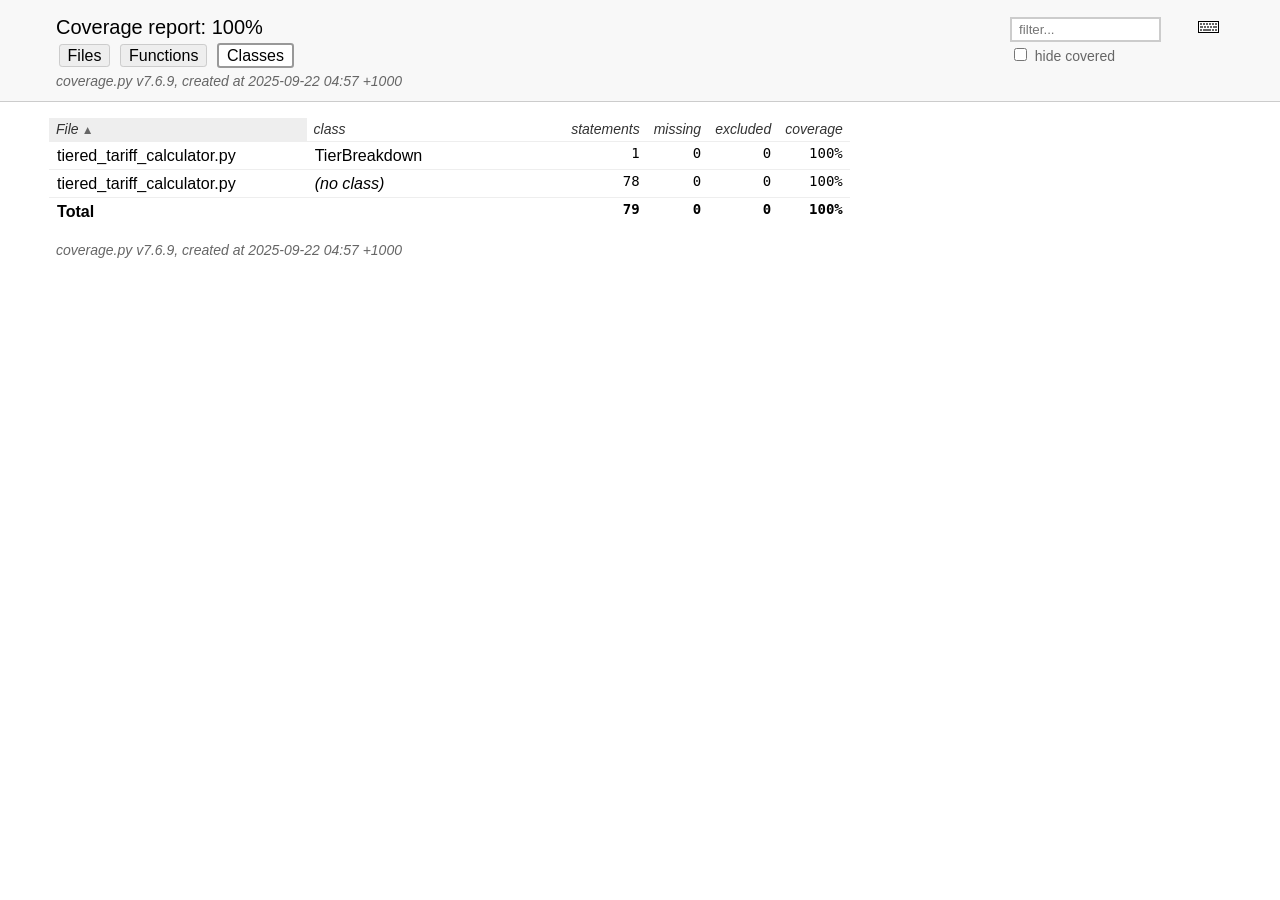
<file: statement_cov/class_index.html>
<!DOCTYPE html>
<html lang="en">
<head>
    <meta http-equiv="Content-Type" content="text/html; charset=utf-8">
    <title>Coverage report</title>
    <link rel="icon" sizes="32x32" href="favicon_32_cb_58284776.png">
    <link rel="stylesheet" href="style_cb_8e611ae1.css" type="text/css">
    <script src="coverage_html_cb_6fb7b396.js" defer></script>
</head>
<body class="indexfile">
<header>
    <div class="content">
        <h1>Coverage report:
            <span class="pc_cov">100%</span>
        </h1>
        <aside id="help_panel_wrapper">
            <input id="help_panel_state" type="checkbox">
            <label for="help_panel_state">
                <img id="keyboard_icon" src="keybd_closed_cb_ce680311.png" alt="Show/hide keyboard shortcuts">
            </label>
            <div id="help_panel">
                <p class="legend">Shortcuts on this page</p>
                <div class="keyhelp">
                    <p>
                        <kbd>f</kbd>
                        <kbd>n</kbd>
                        <kbd>s</kbd>
                        <kbd>m</kbd>
                        <kbd>x</kbd>
                        <kbd>c</kbd>
                        &nbsp; change column sorting
                    </p>
                    <p>
                        <kbd>[</kbd>
                        <kbd>]</kbd>
                        &nbsp; prev/next file
                    </p>
                    <p>
                        <kbd>?</kbd> &nbsp; show/hide this help
                    </p>
                </div>
            </div>
        </aside>
        <form id="filter_container">
            <input id="filter" type="text" value="" placeholder="filter...">
            <div>
                <input id="hide100" type="checkbox" >
                <label for="hide100">hide covered</label>
            </div>
        </form>
        <h2>
                <a class="button" href="index.html">Files</a>
                <a class="button" href="function_index.html">Functions</a>
                <a class="button current">Classes</a>
        </h2>
        <p class="text">
            <a class="nav" href="https://coverage.readthedocs.io/en/7.6.9">coverage.py v7.6.9</a>,
            created at 2025-09-22 04:57 +1000
        </p>
    </div>
</header>
<main id="index">
    <table class="index" data-sortable>
        <thead>
            <tr class="tablehead" title="Click to sort">
                <th id="file" class="name left" aria-sort="none" data-shortcut="f">File<span class="arrows"></span></th>
                <th id="region" class="name left" aria-sort="none" data-default-sort-order="ascending" data-shortcut="n">class<span class="arrows"></span></th>
                <th id="statements" aria-sort="none" data-default-sort-order="descending" data-shortcut="s">statements<span class="arrows"></span></th>
                <th id="missing" aria-sort="none" data-default-sort-order="descending" data-shortcut="m">missing<span class="arrows"></span></th>
                <th id="excluded" aria-sort="none" data-default-sort-order="descending" data-shortcut="x">excluded<span class="arrows"></span></th>
                <th id="coverage" class="right" aria-sort="none" data-shortcut="c">coverage<span class="arrows"></span></th>
            </tr>
        </thead>
        <tbody>
            <tr class="region">
                <td class="name left"><a href="tiered_tariff_calculator_py.html#t29">tiered_tariff_calculator.py</a></td>
                <td class="name left"><a href="tiered_tariff_calculator_py.html#t29"><data value='TierBreakdown'>TierBreakdown</data></a></td>
                <td>1</td>
                <td>0</td>
                <td>0</td>
                <td class="right" data-ratio="1 1">100%</td>
            </tr>
            <tr class="region">
                <td class="name left"><a href="tiered_tariff_calculator_py.html">tiered_tariff_calculator.py</a></td>
                <td class="name left"><a href="tiered_tariff_calculator_py.html"><data value=''><span class='no-noun'>(no class)</span></data></a></td>
                <td>78</td>
                <td>0</td>
                <td>0</td>
                <td class="right" data-ratio="78 78">100%</td>
            </tr>
        </tbody>
        <tfoot>
            <tr class="total">
                <td class="name left">Total</td>
                <td class="name left">&nbsp;</td>
                <td>79</td>
                <td>0</td>
                <td>0</td>
                <td class="right" data-ratio="79 79">100%</td>
            </tr>
        </tfoot>
    </table>
    <p id="no_rows">
        No items found using the specified filter.
    </p>
</main>
<footer>
    <div class="content">
        <p>
            <a class="nav" href="https://coverage.readthedocs.io/en/7.6.9">coverage.py v7.6.9</a>,
            created at 2025-09-22 04:57 +1000
        </p>
    </div>
    <aside class="hidden">
        <a id="prevFileLink" class="nav" href=""></a>
        <a id="nextFileLink" class="nav" href=""></a>
        <button type="button" class="button_prev_file" data-shortcut="["></button>
        <button type="button" class="button_next_file" data-shortcut="]"></button>
        <button type="button" class="button_show_hide_help" data-shortcut="?"></button>
    </aside>
</footer>
</body>
</html>
</file>
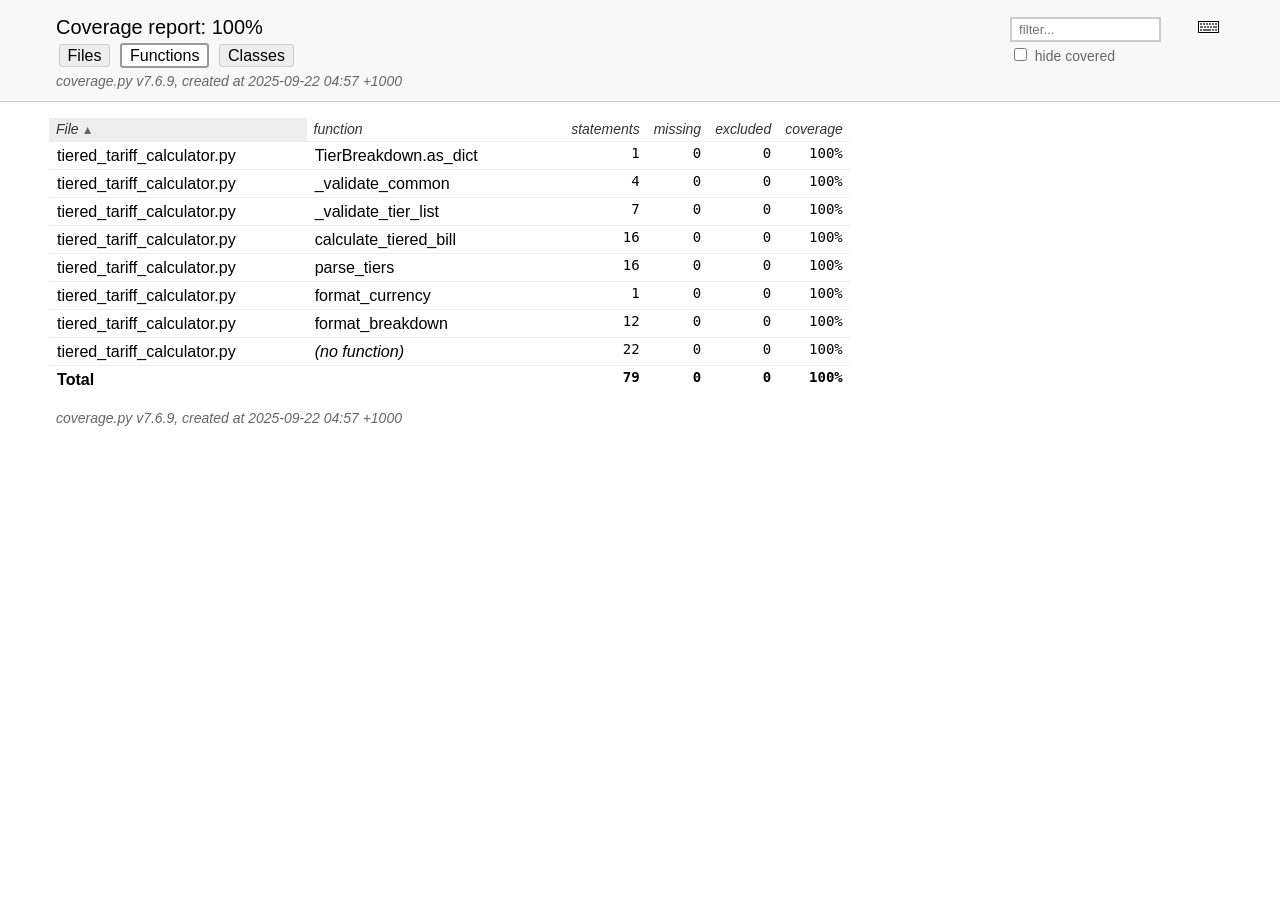
<file: statement_cov/function_index.html>
<!DOCTYPE html>
<html lang="en">
<head>
    <meta http-equiv="Content-Type" content="text/html; charset=utf-8">
    <title>Coverage report</title>
    <link rel="icon" sizes="32x32" href="favicon_32_cb_58284776.png">
    <link rel="stylesheet" href="style_cb_8e611ae1.css" type="text/css">
    <script src="coverage_html_cb_6fb7b396.js" defer></script>
</head>
<body class="indexfile">
<header>
    <div class="content">
        <h1>Coverage report:
            <span class="pc_cov">100%</span>
        </h1>
        <aside id="help_panel_wrapper">
            <input id="help_panel_state" type="checkbox">
            <label for="help_panel_state">
                <img id="keyboard_icon" src="keybd_closed_cb_ce680311.png" alt="Show/hide keyboard shortcuts">
            </label>
            <div id="help_panel">
                <p class="legend">Shortcuts on this page</p>
                <div class="keyhelp">
                    <p>
                        <kbd>f</kbd>
                        <kbd>n</kbd>
                        <kbd>s</kbd>
                        <kbd>m</kbd>
                        <kbd>x</kbd>
                        <kbd>c</kbd>
                        &nbsp; change column sorting
                    </p>
                    <p>
                        <kbd>[</kbd>
                        <kbd>]</kbd>
                        &nbsp; prev/next file
                    </p>
                    <p>
                        <kbd>?</kbd> &nbsp; show/hide this help
                    </p>
                </div>
            </div>
        </aside>
        <form id="filter_container">
            <input id="filter" type="text" value="" placeholder="filter...">
            <div>
                <input id="hide100" type="checkbox" >
                <label for="hide100">hide covered</label>
            </div>
        </form>
        <h2>
                <a class="button" href="index.html">Files</a>
                <a class="button current">Functions</a>
                <a class="button" href="class_index.html">Classes</a>
        </h2>
        <p class="text">
            <a class="nav" href="https://coverage.readthedocs.io/en/7.6.9">coverage.py v7.6.9</a>,
            created at 2025-09-22 04:57 +1000
        </p>
    </div>
</header>
<main id="index">
    <table class="index" data-sortable>
        <thead>
            <tr class="tablehead" title="Click to sort">
                <th id="file" class="name left" aria-sort="none" data-shortcut="f">File<span class="arrows"></span></th>
                <th id="region" class="name left" aria-sort="none" data-default-sort-order="ascending" data-shortcut="n">function<span class="arrows"></span></th>
                <th id="statements" aria-sort="none" data-default-sort-order="descending" data-shortcut="s">statements<span class="arrows"></span></th>
                <th id="missing" aria-sort="none" data-default-sort-order="descending" data-shortcut="m">missing<span class="arrows"></span></th>
                <th id="excluded" aria-sort="none" data-default-sort-order="descending" data-shortcut="x">excluded<span class="arrows"></span></th>
                <th id="coverage" class="right" aria-sort="none" data-shortcut="c">coverage<span class="arrows"></span></th>
            </tr>
        </thead>
        <tbody>
            <tr class="region">
                <td class="name left"><a href="tiered_tariff_calculator_py.html#t35">tiered_tariff_calculator.py</a></td>
                <td class="name left"><a href="tiered_tariff_calculator_py.html#t35"><data value='as_dict'>TierBreakdown.as_dict</data></a></td>
                <td>1</td>
                <td>0</td>
                <td>0</td>
                <td class="right" data-ratio="1 1">100%</td>
            </tr>
            <tr class="region">
                <td class="name left"><a href="tiered_tariff_calculator_py.html#t43">tiered_tariff_calculator.py</a></td>
                <td class="name left"><a href="tiered_tariff_calculator_py.html#t43"><data value='validate_common'>_validate_common</data></a></td>
                <td>4</td>
                <td>0</td>
                <td>0</td>
                <td class="right" data-ratio="4 4">100%</td>
            </tr>
            <tr class="region">
                <td class="name left"><a href="tiered_tariff_calculator_py.html#t50">tiered_tariff_calculator.py</a></td>
                <td class="name left"><a href="tiered_tariff_calculator_py.html#t50"><data value='validate_tier_list'>_validate_tier_list</data></a></td>
                <td>7</td>
                <td>0</td>
                <td>0</td>
                <td class="right" data-ratio="7 7">100%</td>
            </tr>
            <tr class="region">
                <td class="name left"><a href="tiered_tariff_calculator_py.html#t63">tiered_tariff_calculator.py</a></td>
                <td class="name left"><a href="tiered_tariff_calculator_py.html#t63"><data value='calculate_tiered_bill'>calculate_tiered_bill</data></a></td>
                <td>16</td>
                <td>0</td>
                <td>0</td>
                <td class="right" data-ratio="16 16">100%</td>
            </tr>
            <tr class="region">
                <td class="name left"><a href="tiered_tariff_calculator_py.html#t112">tiered_tariff_calculator.py</a></td>
                <td class="name left"><a href="tiered_tariff_calculator_py.html#t112"><data value='parse_tiers'>parse_tiers</data></a></td>
                <td>16</td>
                <td>0</td>
                <td>0</td>
                <td class="right" data-ratio="16 16">100%</td>
            </tr>
            <tr class="region">
                <td class="name left"><a href="tiered_tariff_calculator_py.html#t133">tiered_tariff_calculator.py</a></td>
                <td class="name left"><a href="tiered_tariff_calculator_py.html#t133"><data value='format_currency'>format_currency</data></a></td>
                <td>1</td>
                <td>0</td>
                <td>0</td>
                <td class="right" data-ratio="1 1">100%</td>
            </tr>
            <tr class="region">
                <td class="name left"><a href="tiered_tariff_calculator_py.html#t137">tiered_tariff_calculator.py</a></td>
                <td class="name left"><a href="tiered_tariff_calculator_py.html#t137"><data value='format_breakdown'>format_breakdown</data></a></td>
                <td>12</td>
                <td>0</td>
                <td>0</td>
                <td class="right" data-ratio="12 12">100%</td>
            </tr>
            <tr class="region">
                <td class="name left"><a href="tiered_tariff_calculator_py.html">tiered_tariff_calculator.py</a></td>
                <td class="name left"><a href="tiered_tariff_calculator_py.html"><data value=''><span class='no-noun'>(no function)</span></data></a></td>
                <td>22</td>
                <td>0</td>
                <td>0</td>
                <td class="right" data-ratio="22 22">100%</td>
            </tr>
        </tbody>
        <tfoot>
            <tr class="total">
                <td class="name left">Total</td>
                <td class="name left">&nbsp;</td>
                <td>79</td>
                <td>0</td>
                <td>0</td>
                <td class="right" data-ratio="79 79">100%</td>
            </tr>
        </tfoot>
    </table>
    <p id="no_rows">
        No items found using the specified filter.
    </p>
</main>
<footer>
    <div class="content">
        <p>
            <a class="nav" href="https://coverage.readthedocs.io/en/7.6.9">coverage.py v7.6.9</a>,
            created at 2025-09-22 04:57 +1000
        </p>
    </div>
    <aside class="hidden">
        <a id="prevFileLink" class="nav" href=""></a>
        <a id="nextFileLink" class="nav" href=""></a>
        <button type="button" class="button_prev_file" data-shortcut="["></button>
        <button type="button" class="button_next_file" data-shortcut="]"></button>
        <button type="button" class="button_show_hide_help" data-shortcut="?"></button>
    </aside>
</footer>
</body>
</html>
</file>
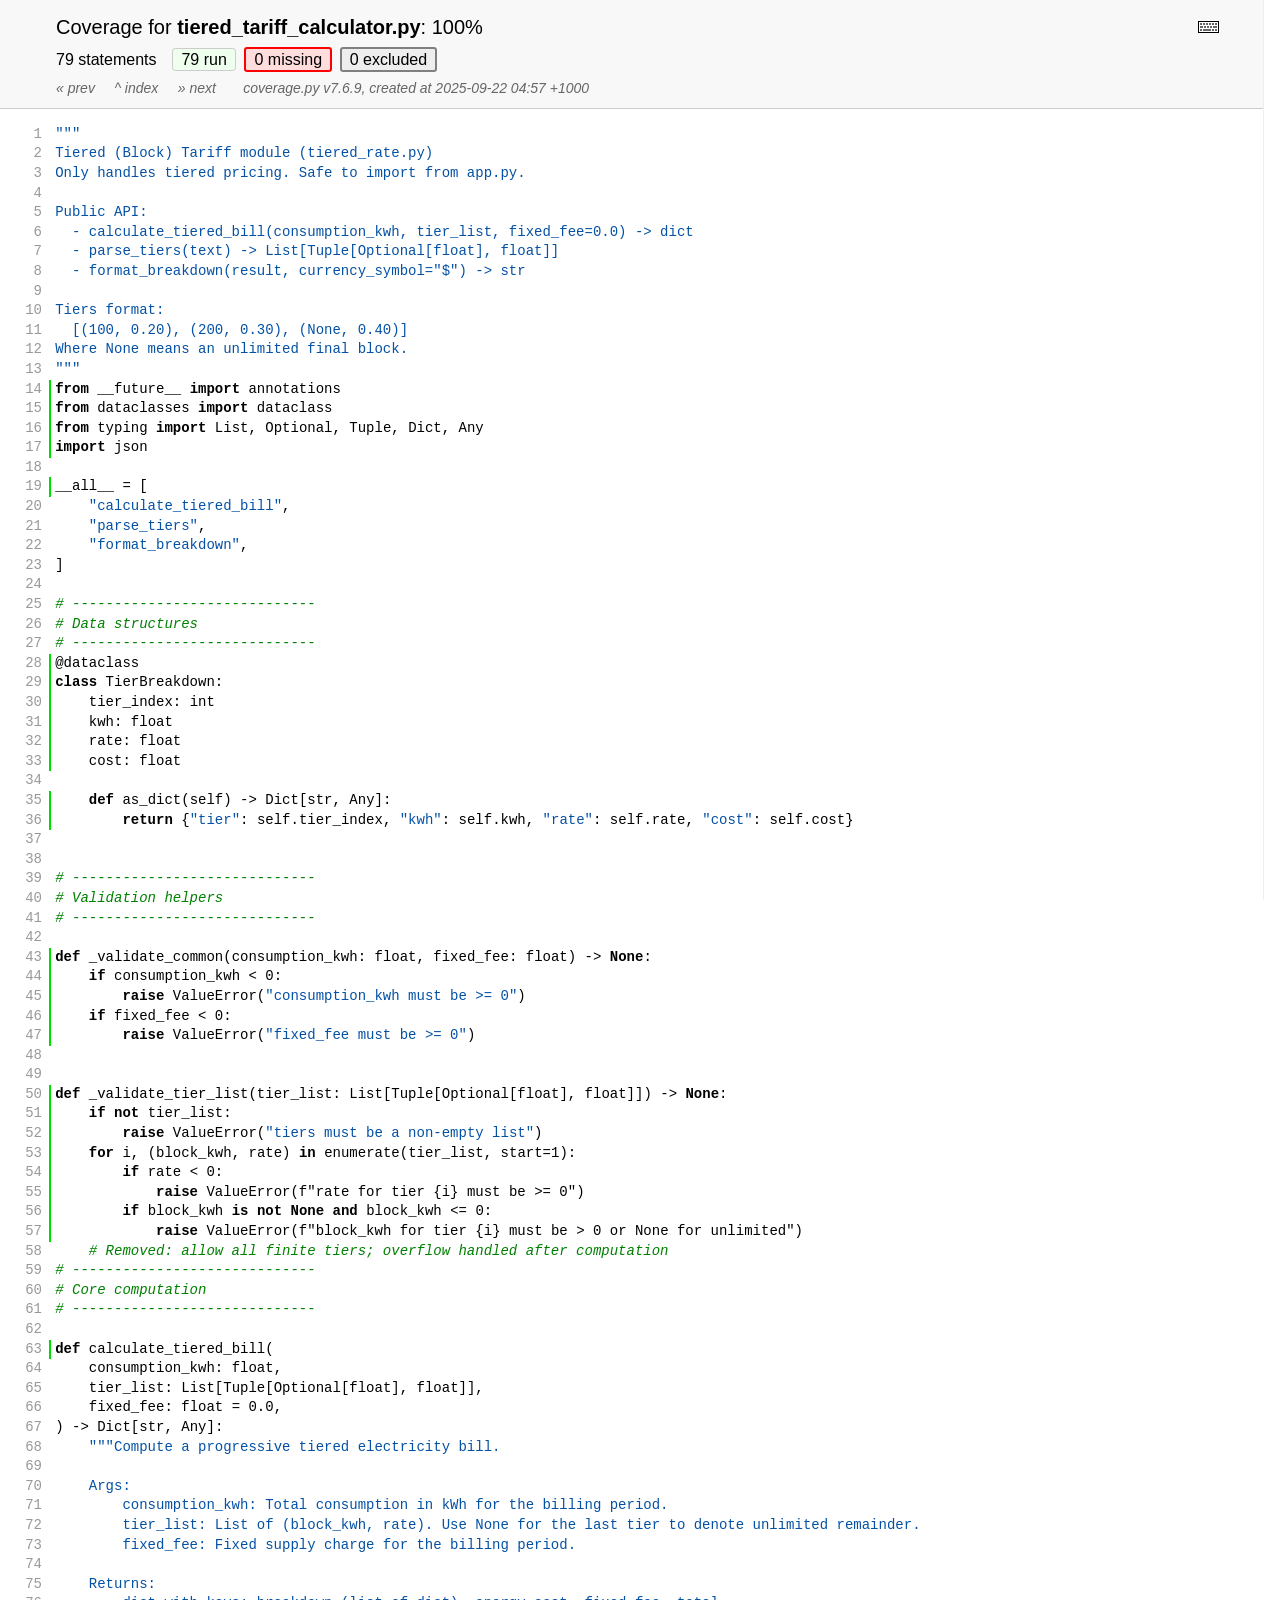
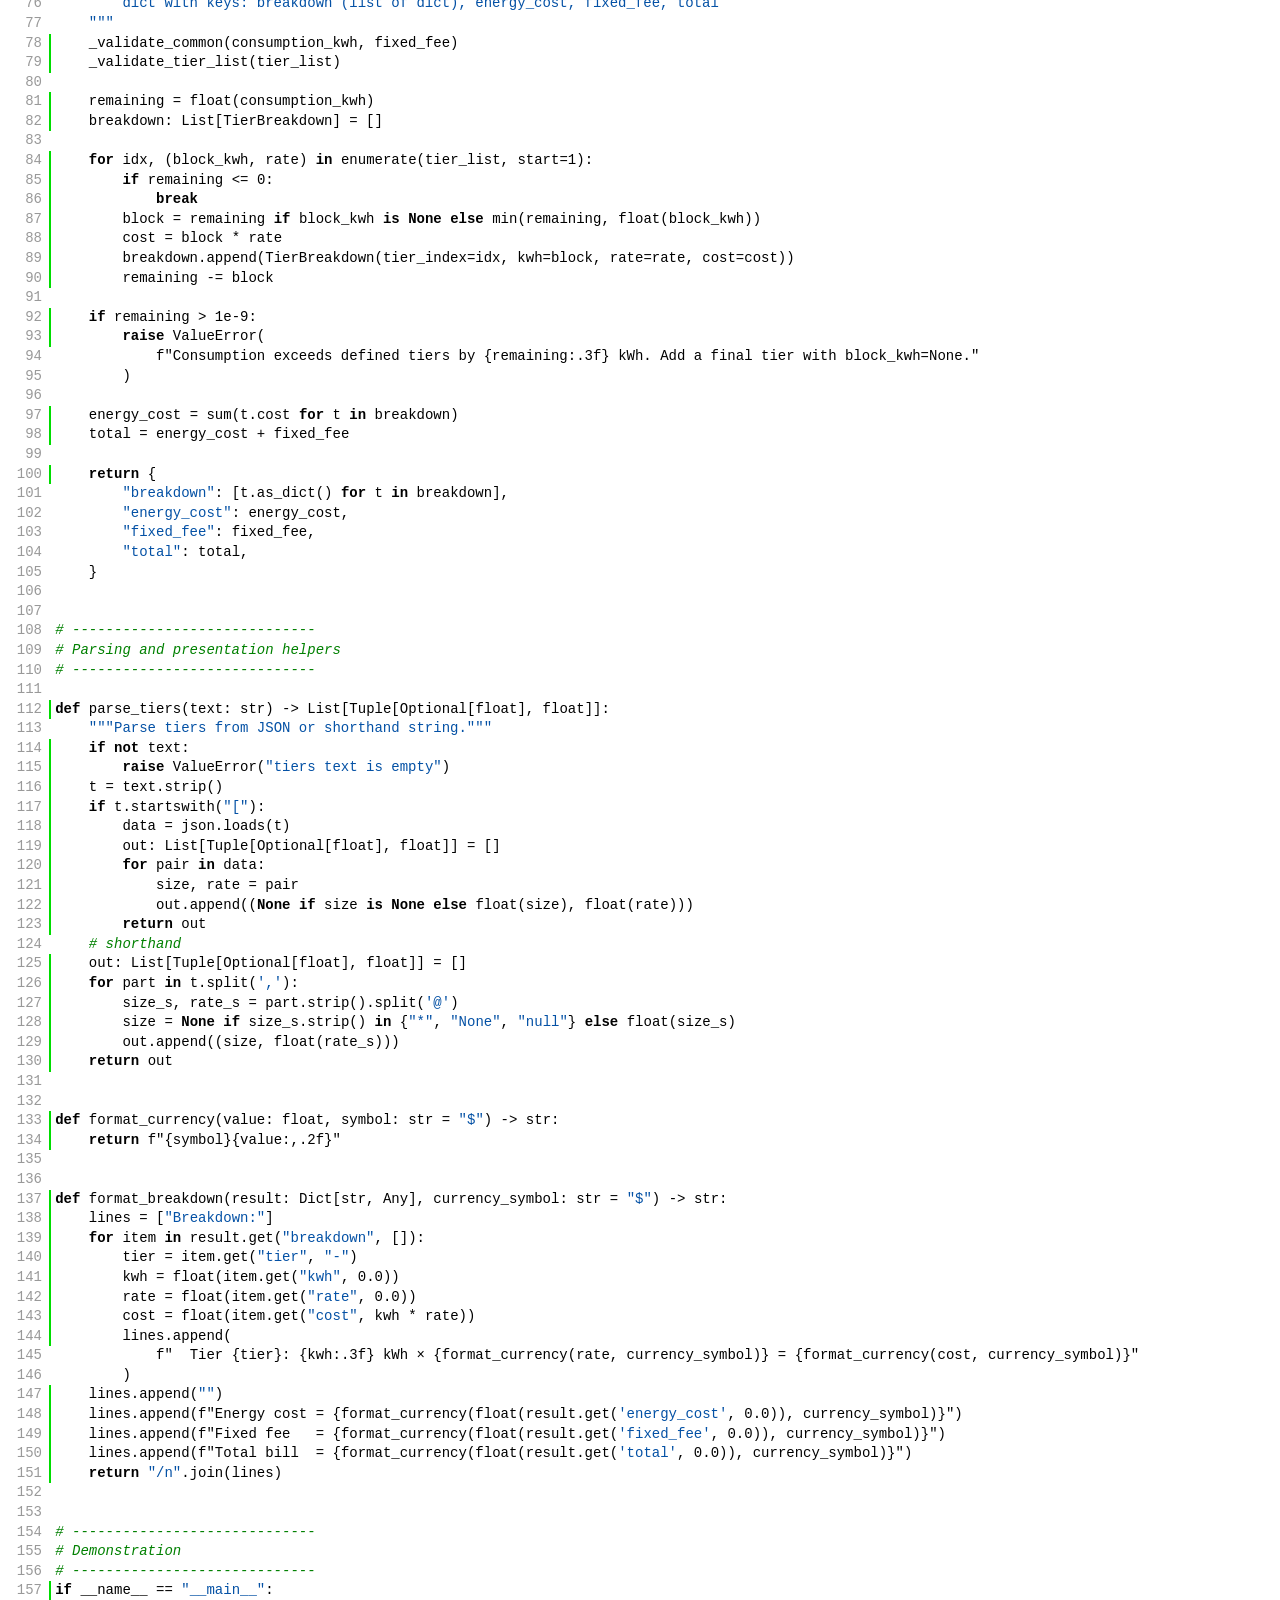
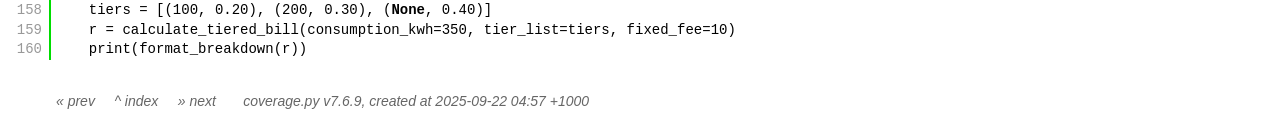
<file: statement_cov/tiered_tariff_calculator_py.html>
<!DOCTYPE html>
<html lang="en">
<head>
    <meta http-equiv="Content-Type" content="text/html; charset=utf-8">
    <title>Coverage for tiered_tariff_calculator.py: 100%</title>
    <link rel="icon" sizes="32x32" href="favicon_32_cb_58284776.png">
    <link rel="stylesheet" href="style_cb_8e611ae1.css" type="text/css">
    <script src="coverage_html_cb_6fb7b396.js" defer></script>
</head>
<body class="pyfile">
<header>
    <div class="content">
        <h1>
            <span class="text">Coverage for </span><b>tiered_tariff_calculator.py</b>:
            <span class="pc_cov">100%</span>
        </h1>
        <aside id="help_panel_wrapper">
            <input id="help_panel_state" type="checkbox">
            <label for="help_panel_state">
                <img id="keyboard_icon" src="keybd_closed_cb_ce680311.png" alt="Show/hide keyboard shortcuts">
            </label>
            <div id="help_panel">
                <p class="legend">Shortcuts on this page</p>
                <div class="keyhelp">
                    <p>
                        <kbd>r</kbd>
                        <kbd>m</kbd>
                        <kbd>x</kbd>
                        &nbsp; toggle line displays
                    </p>
                    <p>
                        <kbd>j</kbd>
                        <kbd>k</kbd>
                        &nbsp; next/prev highlighted chunk
                    </p>
                    <p>
                        <kbd>0</kbd> &nbsp; (zero) top of page
                    </p>
                    <p>
                        <kbd>1</kbd> &nbsp; (one) first highlighted chunk
                    </p>
                    <p>
                        <kbd>[</kbd>
                        <kbd>]</kbd>
                        &nbsp; prev/next file
                    </p>
                    <p>
                        <kbd>u</kbd> &nbsp; up to the index
                    </p>
                    <p>
                        <kbd>?</kbd> &nbsp; show/hide this help
                    </p>
                </div>
            </div>
        </aside>
        <h2>
            <span class="text">79 statements &nbsp;</span>
            <button type="button" class="run button_toggle_run" value="run" data-shortcut="r" title="Toggle lines run">79<span class="text"> run</span></button>
            <button type="button" class="mis show_mis button_toggle_mis" value="mis" data-shortcut="m" title="Toggle lines missing">0<span class="text"> missing</span></button>
            <button type="button" class="exc show_exc button_toggle_exc" value="exc" data-shortcut="x" title="Toggle lines excluded">0<span class="text"> excluded</span></button>
        </h2>
        <p class="text">
            <a id="prevFileLink" class="nav" href="index.html">&#xab; prev</a> &nbsp; &nbsp;
            <a id="indexLink" class="nav" href="index.html">&Hat; index</a> &nbsp; &nbsp;
            <a id="nextFileLink" class="nav" href="index.html">&#xbb; next</a>
            &nbsp; &nbsp; &nbsp;
            <a class="nav" href="https://coverage.readthedocs.io/en/7.6.9">coverage.py v7.6.9</a>,
            created at 2025-09-22 04:57 +1000
        </p>
        <aside class="hidden">
            <button type="button" class="button_next_chunk" data-shortcut="j"></button>
            <button type="button" class="button_prev_chunk" data-shortcut="k"></button>
            <button type="button" class="button_top_of_page" data-shortcut="0"></button>
            <button type="button" class="button_first_chunk" data-shortcut="1"></button>
            <button type="button" class="button_prev_file" data-shortcut="["></button>
            <button type="button" class="button_next_file" data-shortcut="]"></button>
            <button type="button" class="button_to_index" data-shortcut="u"></button>
            <button type="button" class="button_show_hide_help" data-shortcut="?"></button>
        </aside>
    </div>
</header>
<main id="source">
    <p class="pln"><span class="n"><a id="t1" href="#t1">1</a></span><span class="t"><span class="str">"""</span>&nbsp;</span><span class="r"></span></p>
    <p class="pln"><span class="n"><a id="t2" href="#t2">2</a></span><span class="t"><span class="str">Tiered (Block) Tariff module (tiered_rate.py)</span>&nbsp;</span><span class="r"></span></p>
    <p class="pln"><span class="n"><a id="t3" href="#t3">3</a></span><span class="t"><span class="str">Only handles tiered pricing. Safe to import from app.py.</span>&nbsp;</span><span class="r"></span></p>
    <p class="pln"><span class="n"><a id="t4" href="#t4">4</a></span><span class="t">&nbsp;</span><span class="r"></span></p>
    <p class="pln"><span class="n"><a id="t5" href="#t5">5</a></span><span class="t"><span class="str">Public API:</span>&nbsp;</span><span class="r"></span></p>
    <p class="pln"><span class="n"><a id="t6" href="#t6">6</a></span><span class="t"><span class="str">  - calculate_tiered_bill(consumption_kwh, tier_list, fixed_fee=0.0) -> dict</span>&nbsp;</span><span class="r"></span></p>
    <p class="pln"><span class="n"><a id="t7" href="#t7">7</a></span><span class="t"><span class="str">  - parse_tiers(text) -> List[Tuple[Optional[float], float]]</span>&nbsp;</span><span class="r"></span></p>
    <p class="pln"><span class="n"><a id="t8" href="#t8">8</a></span><span class="t"><span class="str">  - format_breakdown(result, currency_symbol="$") -> str</span>&nbsp;</span><span class="r"></span></p>
    <p class="pln"><span class="n"><a id="t9" href="#t9">9</a></span><span class="t">&nbsp;</span><span class="r"></span></p>
    <p class="pln"><span class="n"><a id="t10" href="#t10">10</a></span><span class="t"><span class="str">Tiers format:</span>&nbsp;</span><span class="r"></span></p>
    <p class="pln"><span class="n"><a id="t11" href="#t11">11</a></span><span class="t"><span class="str">  [(100, 0.20), (200, 0.30), (None, 0.40)]</span>&nbsp;</span><span class="r"></span></p>
    <p class="pln"><span class="n"><a id="t12" href="#t12">12</a></span><span class="t"><span class="str">Where None means an unlimited final block.</span>&nbsp;</span><span class="r"></span></p>
    <p class="pln"><span class="n"><a id="t13" href="#t13">13</a></span><span class="t"><span class="str">"""</span>&nbsp;</span><span class="r"></span></p>
    <p class="run"><span class="n"><a id="t14" href="#t14">14</a></span><span class="t"><span class="key">from</span> <span class="nam">__future__</span> <span class="key">import</span> <span class="nam">annotations</span>&nbsp;</span><span class="r"></span></p>
    <p class="run"><span class="n"><a id="t15" href="#t15">15</a></span><span class="t"><span class="key">from</span> <span class="nam">dataclasses</span> <span class="key">import</span> <span class="nam">dataclass</span>&nbsp;</span><span class="r"></span></p>
    <p class="run"><span class="n"><a id="t16" href="#t16">16</a></span><span class="t"><span class="key">from</span> <span class="nam">typing</span> <span class="key">import</span> <span class="nam">List</span><span class="op">,</span> <span class="nam">Optional</span><span class="op">,</span> <span class="nam">Tuple</span><span class="op">,</span> <span class="nam">Dict</span><span class="op">,</span> <span class="nam">Any</span>&nbsp;</span><span class="r"></span></p>
    <p class="run"><span class="n"><a id="t17" href="#t17">17</a></span><span class="t"><span class="key">import</span> <span class="nam">json</span>&nbsp;</span><span class="r"></span></p>
    <p class="pln"><span class="n"><a id="t18" href="#t18">18</a></span><span class="t">&nbsp;</span><span class="r"></span></p>
    <p class="run"><span class="n"><a id="t19" href="#t19">19</a></span><span class="t"><span class="nam">__all__</span> <span class="op">=</span> <span class="op">[</span>&nbsp;</span><span class="r"></span></p>
    <p class="pln"><span class="n"><a id="t20" href="#t20">20</a></span><span class="t">    <span class="str">"calculate_tiered_bill"</span><span class="op">,</span>&nbsp;</span><span class="r"></span></p>
    <p class="pln"><span class="n"><a id="t21" href="#t21">21</a></span><span class="t">    <span class="str">"parse_tiers"</span><span class="op">,</span>&nbsp;</span><span class="r"></span></p>
    <p class="pln"><span class="n"><a id="t22" href="#t22">22</a></span><span class="t">    <span class="str">"format_breakdown"</span><span class="op">,</span>&nbsp;</span><span class="r"></span></p>
    <p class="pln"><span class="n"><a id="t23" href="#t23">23</a></span><span class="t"><span class="op">]</span>&nbsp;</span><span class="r"></span></p>
    <p class="pln"><span class="n"><a id="t24" href="#t24">24</a></span><span class="t">&nbsp;</span><span class="r"></span></p>
    <p class="pln"><span class="n"><a id="t25" href="#t25">25</a></span><span class="t"><span class="com"># -----------------------------</span>&nbsp;</span><span class="r"></span></p>
    <p class="pln"><span class="n"><a id="t26" href="#t26">26</a></span><span class="t"><span class="com"># Data structures</span>&nbsp;</span><span class="r"></span></p>
    <p class="pln"><span class="n"><a id="t27" href="#t27">27</a></span><span class="t"><span class="com"># -----------------------------</span>&nbsp;</span><span class="r"></span></p>
    <p class="run"><span class="n"><a id="t28" href="#t28">28</a></span><span class="t"><span class="op">@</span><span class="nam">dataclass</span>&nbsp;</span><span class="r"></span></p>
    <p class="run"><span class="n"><a id="t29" href="#t29">29</a></span><span class="t"><span class="key">class</span> <span class="nam">TierBreakdown</span><span class="op">:</span>&nbsp;</span><span class="r"></span></p>
    <p class="run"><span class="n"><a id="t30" href="#t30">30</a></span><span class="t">    <span class="nam">tier_index</span><span class="op">:</span> <span class="nam">int</span>&nbsp;</span><span class="r"></span></p>
    <p class="run"><span class="n"><a id="t31" href="#t31">31</a></span><span class="t">    <span class="nam">kwh</span><span class="op">:</span> <span class="nam">float</span>&nbsp;</span><span class="r"></span></p>
    <p class="run"><span class="n"><a id="t32" href="#t32">32</a></span><span class="t">    <span class="nam">rate</span><span class="op">:</span> <span class="nam">float</span>&nbsp;</span><span class="r"></span></p>
    <p class="run"><span class="n"><a id="t33" href="#t33">33</a></span><span class="t">    <span class="nam">cost</span><span class="op">:</span> <span class="nam">float</span>&nbsp;</span><span class="r"></span></p>
    <p class="pln"><span class="n"><a id="t34" href="#t34">34</a></span><span class="t">&nbsp;</span><span class="r"></span></p>
    <p class="run"><span class="n"><a id="t35" href="#t35">35</a></span><span class="t">    <span class="key">def</span> <span class="nam">as_dict</span><span class="op">(</span><span class="nam">self</span><span class="op">)</span> <span class="op">-></span> <span class="nam">Dict</span><span class="op">[</span><span class="nam">str</span><span class="op">,</span> <span class="nam">Any</span><span class="op">]</span><span class="op">:</span>&nbsp;</span><span class="r"></span></p>
    <p class="run"><span class="n"><a id="t36" href="#t36">36</a></span><span class="t">        <span class="key">return</span> <span class="op">{</span><span class="str">"tier"</span><span class="op">:</span> <span class="nam">self</span><span class="op">.</span><span class="nam">tier_index</span><span class="op">,</span> <span class="str">"kwh"</span><span class="op">:</span> <span class="nam">self</span><span class="op">.</span><span class="nam">kwh</span><span class="op">,</span> <span class="str">"rate"</span><span class="op">:</span> <span class="nam">self</span><span class="op">.</span><span class="nam">rate</span><span class="op">,</span> <span class="str">"cost"</span><span class="op">:</span> <span class="nam">self</span><span class="op">.</span><span class="nam">cost</span><span class="op">}</span>&nbsp;</span><span class="r"></span></p>
    <p class="pln"><span class="n"><a id="t37" href="#t37">37</a></span><span class="t">&nbsp;</span><span class="r"></span></p>
    <p class="pln"><span class="n"><a id="t38" href="#t38">38</a></span><span class="t">&nbsp;</span><span class="r"></span></p>
    <p class="pln"><span class="n"><a id="t39" href="#t39">39</a></span><span class="t"><span class="com"># -----------------------------</span>&nbsp;</span><span class="r"></span></p>
    <p class="pln"><span class="n"><a id="t40" href="#t40">40</a></span><span class="t"><span class="com"># Validation helpers</span>&nbsp;</span><span class="r"></span></p>
    <p class="pln"><span class="n"><a id="t41" href="#t41">41</a></span><span class="t"><span class="com"># -----------------------------</span>&nbsp;</span><span class="r"></span></p>
    <p class="pln"><span class="n"><a id="t42" href="#t42">42</a></span><span class="t">&nbsp;</span><span class="r"></span></p>
    <p class="run"><span class="n"><a id="t43" href="#t43">43</a></span><span class="t"><span class="key">def</span> <span class="nam">_validate_common</span><span class="op">(</span><span class="nam">consumption_kwh</span><span class="op">:</span> <span class="nam">float</span><span class="op">,</span> <span class="nam">fixed_fee</span><span class="op">:</span> <span class="nam">float</span><span class="op">)</span> <span class="op">-></span> <span class="key">None</span><span class="op">:</span>&nbsp;</span><span class="r"></span></p>
    <p class="run"><span class="n"><a id="t44" href="#t44">44</a></span><span class="t">    <span class="key">if</span> <span class="nam">consumption_kwh</span> <span class="op">&lt;</span> <span class="num">0</span><span class="op">:</span>&nbsp;</span><span class="r"></span></p>
    <p class="run"><span class="n"><a id="t45" href="#t45">45</a></span><span class="t">        <span class="key">raise</span> <span class="nam">ValueError</span><span class="op">(</span><span class="str">"consumption_kwh must be >= 0"</span><span class="op">)</span>&nbsp;</span><span class="r"></span></p>
    <p class="run"><span class="n"><a id="t46" href="#t46">46</a></span><span class="t">    <span class="key">if</span> <span class="nam">fixed_fee</span> <span class="op">&lt;</span> <span class="num">0</span><span class="op">:</span>&nbsp;</span><span class="r"></span></p>
    <p class="run"><span class="n"><a id="t47" href="#t47">47</a></span><span class="t">        <span class="key">raise</span> <span class="nam">ValueError</span><span class="op">(</span><span class="str">"fixed_fee must be >= 0"</span><span class="op">)</span>&nbsp;</span><span class="r"></span></p>
    <p class="pln"><span class="n"><a id="t48" href="#t48">48</a></span><span class="t">&nbsp;</span><span class="r"></span></p>
    <p class="pln"><span class="n"><a id="t49" href="#t49">49</a></span><span class="t">&nbsp;</span><span class="r"></span></p>
    <p class="run"><span class="n"><a id="t50" href="#t50">50</a></span><span class="t"><span class="key">def</span> <span class="nam">_validate_tier_list</span><span class="op">(</span><span class="nam">tier_list</span><span class="op">:</span> <span class="nam">List</span><span class="op">[</span><span class="nam">Tuple</span><span class="op">[</span><span class="nam">Optional</span><span class="op">[</span><span class="nam">float</span><span class="op">]</span><span class="op">,</span> <span class="nam">float</span><span class="op">]</span><span class="op">]</span><span class="op">)</span> <span class="op">-></span> <span class="key">None</span><span class="op">:</span>&nbsp;</span><span class="r"></span></p>
    <p class="run"><span class="n"><a id="t51" href="#t51">51</a></span><span class="t">    <span class="key">if</span> <span class="key">not</span> <span class="nam">tier_list</span><span class="op">:</span>&nbsp;</span><span class="r"></span></p>
    <p class="run"><span class="n"><a id="t52" href="#t52">52</a></span><span class="t">        <span class="key">raise</span> <span class="nam">ValueError</span><span class="op">(</span><span class="str">"tiers must be a non-empty list"</span><span class="op">)</span>&nbsp;</span><span class="r"></span></p>
    <p class="run"><span class="n"><a id="t53" href="#t53">53</a></span><span class="t">    <span class="key">for</span> <span class="nam">i</span><span class="op">,</span> <span class="op">(</span><span class="nam">block_kwh</span><span class="op">,</span> <span class="nam">rate</span><span class="op">)</span> <span class="key">in</span> <span class="nam">enumerate</span><span class="op">(</span><span class="nam">tier_list</span><span class="op">,</span> <span class="nam">start</span><span class="op">=</span><span class="num">1</span><span class="op">)</span><span class="op">:</span>&nbsp;</span><span class="r"></span></p>
    <p class="run"><span class="n"><a id="t54" href="#t54">54</a></span><span class="t">        <span class="key">if</span> <span class="nam">rate</span> <span class="op">&lt;</span> <span class="num">0</span><span class="op">:</span>&nbsp;</span><span class="r"></span></p>
    <p class="run"><span class="n"><a id="t55" href="#t55">55</a></span><span class="t">            <span class="key">raise</span> <span class="nam">ValueError</span><span class="op">(</span><span class="fst">f"</span><span class="fst">rate for tier </span><span class="op">{</span><span class="nam">i</span><span class="op">}</span><span class="fst"> must be >= 0</span><span class="fst">"</span><span class="op">)</span>&nbsp;</span><span class="r"></span></p>
    <p class="run"><span class="n"><a id="t56" href="#t56">56</a></span><span class="t">        <span class="key">if</span> <span class="nam">block_kwh</span> <span class="key">is</span> <span class="key">not</span> <span class="key">None</span> <span class="key">and</span> <span class="nam">block_kwh</span> <span class="op">&lt;=</span> <span class="num">0</span><span class="op">:</span>&nbsp;</span><span class="r"></span></p>
    <p class="run"><span class="n"><a id="t57" href="#t57">57</a></span><span class="t">            <span class="key">raise</span> <span class="nam">ValueError</span><span class="op">(</span><span class="fst">f"</span><span class="fst">block_kwh for tier </span><span class="op">{</span><span class="nam">i</span><span class="op">}</span><span class="fst"> must be > 0 or None for unlimited</span><span class="fst">"</span><span class="op">)</span>&nbsp;</span><span class="r"></span></p>
    <p class="pln"><span class="n"><a id="t58" href="#t58">58</a></span><span class="t">    <span class="com"># Removed: allow all finite tiers; overflow handled after computation</span>&nbsp;</span><span class="r"></span></p>
    <p class="pln"><span class="n"><a id="t59" href="#t59">59</a></span><span class="t"><span class="com"># -----------------------------</span>&nbsp;</span><span class="r"></span></p>
    <p class="pln"><span class="n"><a id="t60" href="#t60">60</a></span><span class="t"><span class="com"># Core computation</span>&nbsp;</span><span class="r"></span></p>
    <p class="pln"><span class="n"><a id="t61" href="#t61">61</a></span><span class="t"><span class="com"># -----------------------------</span>&nbsp;</span><span class="r"></span></p>
    <p class="pln"><span class="n"><a id="t62" href="#t62">62</a></span><span class="t">&nbsp;</span><span class="r"></span></p>
    <p class="run"><span class="n"><a id="t63" href="#t63">63</a></span><span class="t"><span class="key">def</span> <span class="nam">calculate_tiered_bill</span><span class="op">(</span>&nbsp;</span><span class="r"></span></p>
    <p class="pln"><span class="n"><a id="t64" href="#t64">64</a></span><span class="t">    <span class="nam">consumption_kwh</span><span class="op">:</span> <span class="nam">float</span><span class="op">,</span>&nbsp;</span><span class="r"></span></p>
    <p class="pln"><span class="n"><a id="t65" href="#t65">65</a></span><span class="t">    <span class="nam">tier_list</span><span class="op">:</span> <span class="nam">List</span><span class="op">[</span><span class="nam">Tuple</span><span class="op">[</span><span class="nam">Optional</span><span class="op">[</span><span class="nam">float</span><span class="op">]</span><span class="op">,</span> <span class="nam">float</span><span class="op">]</span><span class="op">]</span><span class="op">,</span>&nbsp;</span><span class="r"></span></p>
    <p class="pln"><span class="n"><a id="t66" href="#t66">66</a></span><span class="t">    <span class="nam">fixed_fee</span><span class="op">:</span> <span class="nam">float</span> <span class="op">=</span> <span class="num">0.0</span><span class="op">,</span>&nbsp;</span><span class="r"></span></p>
    <p class="pln"><span class="n"><a id="t67" href="#t67">67</a></span><span class="t"><span class="op">)</span> <span class="op">-></span> <span class="nam">Dict</span><span class="op">[</span><span class="nam">str</span><span class="op">,</span> <span class="nam">Any</span><span class="op">]</span><span class="op">:</span>&nbsp;</span><span class="r"></span></p>
    <p class="pln"><span class="n"><a id="t68" href="#t68">68</a></span><span class="t">    <span class="str">"""Compute a progressive tiered electricity bill.</span>&nbsp;</span><span class="r"></span></p>
    <p class="pln"><span class="n"><a id="t69" href="#t69">69</a></span><span class="t">&nbsp;</span><span class="r"></span></p>
    <p class="pln"><span class="n"><a id="t70" href="#t70">70</a></span><span class="t"><span class="str">    Args:</span>&nbsp;</span><span class="r"></span></p>
    <p class="pln"><span class="n"><a id="t71" href="#t71">71</a></span><span class="t"><span class="str">        consumption_kwh: Total consumption in kWh for the billing period.</span>&nbsp;</span><span class="r"></span></p>
    <p class="pln"><span class="n"><a id="t72" href="#t72">72</a></span><span class="t"><span class="str">        tier_list: List of (block_kwh, rate). Use None for the last tier to denote unlimited remainder.</span>&nbsp;</span><span class="r"></span></p>
    <p class="pln"><span class="n"><a id="t73" href="#t73">73</a></span><span class="t"><span class="str">        fixed_fee: Fixed supply charge for the billing period.</span>&nbsp;</span><span class="r"></span></p>
    <p class="pln"><span class="n"><a id="t74" href="#t74">74</a></span><span class="t">&nbsp;</span><span class="r"></span></p>
    <p class="pln"><span class="n"><a id="t75" href="#t75">75</a></span><span class="t"><span class="str">    Returns:</span>&nbsp;</span><span class="r"></span></p>
    <p class="pln"><span class="n"><a id="t76" href="#t76">76</a></span><span class="t"><span class="str">        dict with keys: breakdown (list of dict), energy_cost, fixed_fee, total</span>&nbsp;</span><span class="r"></span></p>
    <p class="pln"><span class="n"><a id="t77" href="#t77">77</a></span><span class="t"><span class="str">    """</span>&nbsp;</span><span class="r"></span></p>
    <p class="run"><span class="n"><a id="t78" href="#t78">78</a></span><span class="t">    <span class="nam">_validate_common</span><span class="op">(</span><span class="nam">consumption_kwh</span><span class="op">,</span> <span class="nam">fixed_fee</span><span class="op">)</span>&nbsp;</span><span class="r"></span></p>
    <p class="run"><span class="n"><a id="t79" href="#t79">79</a></span><span class="t">    <span class="nam">_validate_tier_list</span><span class="op">(</span><span class="nam">tier_list</span><span class="op">)</span>&nbsp;</span><span class="r"></span></p>
    <p class="pln"><span class="n"><a id="t80" href="#t80">80</a></span><span class="t">&nbsp;</span><span class="r"></span></p>
    <p class="run"><span class="n"><a id="t81" href="#t81">81</a></span><span class="t">    <span class="nam">remaining</span> <span class="op">=</span> <span class="nam">float</span><span class="op">(</span><span class="nam">consumption_kwh</span><span class="op">)</span>&nbsp;</span><span class="r"></span></p>
    <p class="run"><span class="n"><a id="t82" href="#t82">82</a></span><span class="t">    <span class="nam">breakdown</span><span class="op">:</span> <span class="nam">List</span><span class="op">[</span><span class="nam">TierBreakdown</span><span class="op">]</span> <span class="op">=</span> <span class="op">[</span><span class="op">]</span>&nbsp;</span><span class="r"></span></p>
    <p class="pln"><span class="n"><a id="t83" href="#t83">83</a></span><span class="t">&nbsp;</span><span class="r"></span></p>
    <p class="run"><span class="n"><a id="t84" href="#t84">84</a></span><span class="t">    <span class="key">for</span> <span class="nam">idx</span><span class="op">,</span> <span class="op">(</span><span class="nam">block_kwh</span><span class="op">,</span> <span class="nam">rate</span><span class="op">)</span> <span class="key">in</span> <span class="nam">enumerate</span><span class="op">(</span><span class="nam">tier_list</span><span class="op">,</span> <span class="nam">start</span><span class="op">=</span><span class="num">1</span><span class="op">)</span><span class="op">:</span>&nbsp;</span><span class="r"></span></p>
    <p class="run"><span class="n"><a id="t85" href="#t85">85</a></span><span class="t">        <span class="key">if</span> <span class="nam">remaining</span> <span class="op">&lt;=</span> <span class="num">0</span><span class="op">:</span>&nbsp;</span><span class="r"></span></p>
    <p class="run"><span class="n"><a id="t86" href="#t86">86</a></span><span class="t">            <span class="key">break</span>&nbsp;</span><span class="r"></span></p>
    <p class="run"><span class="n"><a id="t87" href="#t87">87</a></span><span class="t">        <span class="nam">block</span> <span class="op">=</span> <span class="nam">remaining</span> <span class="key">if</span> <span class="nam">block_kwh</span> <span class="key">is</span> <span class="key">None</span> <span class="key">else</span> <span class="nam">min</span><span class="op">(</span><span class="nam">remaining</span><span class="op">,</span> <span class="nam">float</span><span class="op">(</span><span class="nam">block_kwh</span><span class="op">)</span><span class="op">)</span>&nbsp;</span><span class="r"></span></p>
    <p class="run"><span class="n"><a id="t88" href="#t88">88</a></span><span class="t">        <span class="nam">cost</span> <span class="op">=</span> <span class="nam">block</span> <span class="op">*</span> <span class="nam">rate</span>&nbsp;</span><span class="r"></span></p>
    <p class="run"><span class="n"><a id="t89" href="#t89">89</a></span><span class="t">        <span class="nam">breakdown</span><span class="op">.</span><span class="nam">append</span><span class="op">(</span><span class="nam">TierBreakdown</span><span class="op">(</span><span class="nam">tier_index</span><span class="op">=</span><span class="nam">idx</span><span class="op">,</span> <span class="nam">kwh</span><span class="op">=</span><span class="nam">block</span><span class="op">,</span> <span class="nam">rate</span><span class="op">=</span><span class="nam">rate</span><span class="op">,</span> <span class="nam">cost</span><span class="op">=</span><span class="nam">cost</span><span class="op">)</span><span class="op">)</span>&nbsp;</span><span class="r"></span></p>
    <p class="run"><span class="n"><a id="t90" href="#t90">90</a></span><span class="t">        <span class="nam">remaining</span> <span class="op">-=</span> <span class="nam">block</span>&nbsp;</span><span class="r"></span></p>
    <p class="pln"><span class="n"><a id="t91" href="#t91">91</a></span><span class="t">&nbsp;</span><span class="r"></span></p>
    <p class="run"><span class="n"><a id="t92" href="#t92">92</a></span><span class="t">    <span class="key">if</span> <span class="nam">remaining</span> <span class="op">></span> <span class="num">1e-9</span><span class="op">:</span>&nbsp;</span><span class="r"></span></p>
    <p class="run"><span class="n"><a id="t93" href="#t93">93</a></span><span class="t">        <span class="key">raise</span> <span class="nam">ValueError</span><span class="op">(</span>&nbsp;</span><span class="r"></span></p>
    <p class="pln"><span class="n"><a id="t94" href="#t94">94</a></span><span class="t">            <span class="fst">f"</span><span class="fst">Consumption exceeds defined tiers by </span><span class="op">{</span><span class="nam">remaining</span><span class="op">:</span><span class="fst">.3f</span><span class="op">}</span><span class="fst"> kWh. Add a final tier with block_kwh=None.</span><span class="fst">"</span>&nbsp;</span><span class="r"></span></p>
    <p class="pln"><span class="n"><a id="t95" href="#t95">95</a></span><span class="t">        <span class="op">)</span>&nbsp;</span><span class="r"></span></p>
    <p class="pln"><span class="n"><a id="t96" href="#t96">96</a></span><span class="t">&nbsp;</span><span class="r"></span></p>
    <p class="run"><span class="n"><a id="t97" href="#t97">97</a></span><span class="t">    <span class="nam">energy_cost</span> <span class="op">=</span> <span class="nam">sum</span><span class="op">(</span><span class="nam">t</span><span class="op">.</span><span class="nam">cost</span> <span class="key">for</span> <span class="nam">t</span> <span class="key">in</span> <span class="nam">breakdown</span><span class="op">)</span>&nbsp;</span><span class="r"></span></p>
    <p class="run"><span class="n"><a id="t98" href="#t98">98</a></span><span class="t">    <span class="nam">total</span> <span class="op">=</span> <span class="nam">energy_cost</span> <span class="op">+</span> <span class="nam">fixed_fee</span>&nbsp;</span><span class="r"></span></p>
    <p class="pln"><span class="n"><a id="t99" href="#t99">99</a></span><span class="t">&nbsp;</span><span class="r"></span></p>
    <p class="run"><span class="n"><a id="t100" href="#t100">100</a></span><span class="t">    <span class="key">return</span> <span class="op">{</span>&nbsp;</span><span class="r"></span></p>
    <p class="pln"><span class="n"><a id="t101" href="#t101">101</a></span><span class="t">        <span class="str">"breakdown"</span><span class="op">:</span> <span class="op">[</span><span class="nam">t</span><span class="op">.</span><span class="nam">as_dict</span><span class="op">(</span><span class="op">)</span> <span class="key">for</span> <span class="nam">t</span> <span class="key">in</span> <span class="nam">breakdown</span><span class="op">]</span><span class="op">,</span>&nbsp;</span><span class="r"></span></p>
    <p class="pln"><span class="n"><a id="t102" href="#t102">102</a></span><span class="t">        <span class="str">"energy_cost"</span><span class="op">:</span> <span class="nam">energy_cost</span><span class="op">,</span>&nbsp;</span><span class="r"></span></p>
    <p class="pln"><span class="n"><a id="t103" href="#t103">103</a></span><span class="t">        <span class="str">"fixed_fee"</span><span class="op">:</span> <span class="nam">fixed_fee</span><span class="op">,</span>&nbsp;</span><span class="r"></span></p>
    <p class="pln"><span class="n"><a id="t104" href="#t104">104</a></span><span class="t">        <span class="str">"total"</span><span class="op">:</span> <span class="nam">total</span><span class="op">,</span>&nbsp;</span><span class="r"></span></p>
    <p class="pln"><span class="n"><a id="t105" href="#t105">105</a></span><span class="t">    <span class="op">}</span>&nbsp;</span><span class="r"></span></p>
    <p class="pln"><span class="n"><a id="t106" href="#t106">106</a></span><span class="t">&nbsp;</span><span class="r"></span></p>
    <p class="pln"><span class="n"><a id="t107" href="#t107">107</a></span><span class="t">&nbsp;</span><span class="r"></span></p>
    <p class="pln"><span class="n"><a id="t108" href="#t108">108</a></span><span class="t"><span class="com"># -----------------------------</span>&nbsp;</span><span class="r"></span></p>
    <p class="pln"><span class="n"><a id="t109" href="#t109">109</a></span><span class="t"><span class="com"># Parsing and presentation helpers</span>&nbsp;</span><span class="r"></span></p>
    <p class="pln"><span class="n"><a id="t110" href="#t110">110</a></span><span class="t"><span class="com"># -----------------------------</span>&nbsp;</span><span class="r"></span></p>
    <p class="pln"><span class="n"><a id="t111" href="#t111">111</a></span><span class="t">&nbsp;</span><span class="r"></span></p>
    <p class="run"><span class="n"><a id="t112" href="#t112">112</a></span><span class="t"><span class="key">def</span> <span class="nam">parse_tiers</span><span class="op">(</span><span class="nam">text</span><span class="op">:</span> <span class="nam">str</span><span class="op">)</span> <span class="op">-></span> <span class="nam">List</span><span class="op">[</span><span class="nam">Tuple</span><span class="op">[</span><span class="nam">Optional</span><span class="op">[</span><span class="nam">float</span><span class="op">]</span><span class="op">,</span> <span class="nam">float</span><span class="op">]</span><span class="op">]</span><span class="op">:</span>&nbsp;</span><span class="r"></span></p>
    <p class="pln"><span class="n"><a id="t113" href="#t113">113</a></span><span class="t">    <span class="str">"""Parse tiers from JSON or shorthand string."""</span>&nbsp;</span><span class="r"></span></p>
    <p class="run"><span class="n"><a id="t114" href="#t114">114</a></span><span class="t">    <span class="key">if</span> <span class="key">not</span> <span class="nam">text</span><span class="op">:</span>&nbsp;</span><span class="r"></span></p>
    <p class="run"><span class="n"><a id="t115" href="#t115">115</a></span><span class="t">        <span class="key">raise</span> <span class="nam">ValueError</span><span class="op">(</span><span class="str">"tiers text is empty"</span><span class="op">)</span>&nbsp;</span><span class="r"></span></p>
    <p class="run"><span class="n"><a id="t116" href="#t116">116</a></span><span class="t">    <span class="nam">t</span> <span class="op">=</span> <span class="nam">text</span><span class="op">.</span><span class="nam">strip</span><span class="op">(</span><span class="op">)</span>&nbsp;</span><span class="r"></span></p>
    <p class="run"><span class="n"><a id="t117" href="#t117">117</a></span><span class="t">    <span class="key">if</span> <span class="nam">t</span><span class="op">.</span><span class="nam">startswith</span><span class="op">(</span><span class="str">"["</span><span class="op">)</span><span class="op">:</span>&nbsp;</span><span class="r"></span></p>
    <p class="run"><span class="n"><a id="t118" href="#t118">118</a></span><span class="t">        <span class="nam">data</span> <span class="op">=</span> <span class="nam">json</span><span class="op">.</span><span class="nam">loads</span><span class="op">(</span><span class="nam">t</span><span class="op">)</span>&nbsp;</span><span class="r"></span></p>
    <p class="run"><span class="n"><a id="t119" href="#t119">119</a></span><span class="t">        <span class="nam">out</span><span class="op">:</span> <span class="nam">List</span><span class="op">[</span><span class="nam">Tuple</span><span class="op">[</span><span class="nam">Optional</span><span class="op">[</span><span class="nam">float</span><span class="op">]</span><span class="op">,</span> <span class="nam">float</span><span class="op">]</span><span class="op">]</span> <span class="op">=</span> <span class="op">[</span><span class="op">]</span>&nbsp;</span><span class="r"></span></p>
    <p class="run"><span class="n"><a id="t120" href="#t120">120</a></span><span class="t">        <span class="key">for</span> <span class="nam">pair</span> <span class="key">in</span> <span class="nam">data</span><span class="op">:</span>&nbsp;</span><span class="r"></span></p>
    <p class="run"><span class="n"><a id="t121" href="#t121">121</a></span><span class="t">            <span class="nam">size</span><span class="op">,</span> <span class="nam">rate</span> <span class="op">=</span> <span class="nam">pair</span>&nbsp;</span><span class="r"></span></p>
    <p class="run"><span class="n"><a id="t122" href="#t122">122</a></span><span class="t">            <span class="nam">out</span><span class="op">.</span><span class="nam">append</span><span class="op">(</span><span class="op">(</span><span class="key">None</span> <span class="key">if</span> <span class="nam">size</span> <span class="key">is</span> <span class="key">None</span> <span class="key">else</span> <span class="nam">float</span><span class="op">(</span><span class="nam">size</span><span class="op">)</span><span class="op">,</span> <span class="nam">float</span><span class="op">(</span><span class="nam">rate</span><span class="op">)</span><span class="op">)</span><span class="op">)</span>&nbsp;</span><span class="r"></span></p>
    <p class="run"><span class="n"><a id="t123" href="#t123">123</a></span><span class="t">        <span class="key">return</span> <span class="nam">out</span>&nbsp;</span><span class="r"></span></p>
    <p class="pln"><span class="n"><a id="t124" href="#t124">124</a></span><span class="t">    <span class="com"># shorthand</span>&nbsp;</span><span class="r"></span></p>
    <p class="run"><span class="n"><a id="t125" href="#t125">125</a></span><span class="t">    <span class="nam">out</span><span class="op">:</span> <span class="nam">List</span><span class="op">[</span><span class="nam">Tuple</span><span class="op">[</span><span class="nam">Optional</span><span class="op">[</span><span class="nam">float</span><span class="op">]</span><span class="op">,</span> <span class="nam">float</span><span class="op">]</span><span class="op">]</span> <span class="op">=</span> <span class="op">[</span><span class="op">]</span>&nbsp;</span><span class="r"></span></p>
    <p class="run"><span class="n"><a id="t126" href="#t126">126</a></span><span class="t">    <span class="key">for</span> <span class="nam">part</span> <span class="key">in</span> <span class="nam">t</span><span class="op">.</span><span class="nam">split</span><span class="op">(</span><span class="str">','</span><span class="op">)</span><span class="op">:</span>&nbsp;</span><span class="r"></span></p>
    <p class="run"><span class="n"><a id="t127" href="#t127">127</a></span><span class="t">        <span class="nam">size_s</span><span class="op">,</span> <span class="nam">rate_s</span> <span class="op">=</span> <span class="nam">part</span><span class="op">.</span><span class="nam">strip</span><span class="op">(</span><span class="op">)</span><span class="op">.</span><span class="nam">split</span><span class="op">(</span><span class="str">'@'</span><span class="op">)</span>&nbsp;</span><span class="r"></span></p>
    <p class="run"><span class="n"><a id="t128" href="#t128">128</a></span><span class="t">        <span class="nam">size</span> <span class="op">=</span> <span class="key">None</span> <span class="key">if</span> <span class="nam">size_s</span><span class="op">.</span><span class="nam">strip</span><span class="op">(</span><span class="op">)</span> <span class="key">in</span> <span class="op">{</span><span class="str">"*"</span><span class="op">,</span> <span class="str">"None"</span><span class="op">,</span> <span class="str">"null"</span><span class="op">}</span> <span class="key">else</span> <span class="nam">float</span><span class="op">(</span><span class="nam">size_s</span><span class="op">)</span>&nbsp;</span><span class="r"></span></p>
    <p class="run"><span class="n"><a id="t129" href="#t129">129</a></span><span class="t">        <span class="nam">out</span><span class="op">.</span><span class="nam">append</span><span class="op">(</span><span class="op">(</span><span class="nam">size</span><span class="op">,</span> <span class="nam">float</span><span class="op">(</span><span class="nam">rate_s</span><span class="op">)</span><span class="op">)</span><span class="op">)</span>&nbsp;</span><span class="r"></span></p>
    <p class="run"><span class="n"><a id="t130" href="#t130">130</a></span><span class="t">    <span class="key">return</span> <span class="nam">out</span>&nbsp;</span><span class="r"></span></p>
    <p class="pln"><span class="n"><a id="t131" href="#t131">131</a></span><span class="t">&nbsp;</span><span class="r"></span></p>
    <p class="pln"><span class="n"><a id="t132" href="#t132">132</a></span><span class="t">&nbsp;</span><span class="r"></span></p>
    <p class="run"><span class="n"><a id="t133" href="#t133">133</a></span><span class="t"><span class="key">def</span> <span class="nam">format_currency</span><span class="op">(</span><span class="nam">value</span><span class="op">:</span> <span class="nam">float</span><span class="op">,</span> <span class="nam">symbol</span><span class="op">:</span> <span class="nam">str</span> <span class="op">=</span> <span class="str">"$"</span><span class="op">)</span> <span class="op">-></span> <span class="nam">str</span><span class="op">:</span>&nbsp;</span><span class="r"></span></p>
    <p class="run"><span class="n"><a id="t134" href="#t134">134</a></span><span class="t">    <span class="key">return</span> <span class="fst">f"</span><span class="op">{</span><span class="nam">symbol</span><span class="op">}</span><span class="op">{</span><span class="nam">value</span><span class="op">:</span><span class="fst">,.2f</span><span class="op">}</span><span class="fst">"</span>&nbsp;</span><span class="r"></span></p>
    <p class="pln"><span class="n"><a id="t135" href="#t135">135</a></span><span class="t">&nbsp;</span><span class="r"></span></p>
    <p class="pln"><span class="n"><a id="t136" href="#t136">136</a></span><span class="t">&nbsp;</span><span class="r"></span></p>
    <p class="run"><span class="n"><a id="t137" href="#t137">137</a></span><span class="t"><span class="key">def</span> <span class="nam">format_breakdown</span><span class="op">(</span><span class="nam">result</span><span class="op">:</span> <span class="nam">Dict</span><span class="op">[</span><span class="nam">str</span><span class="op">,</span> <span class="nam">Any</span><span class="op">]</span><span class="op">,</span> <span class="nam">currency_symbol</span><span class="op">:</span> <span class="nam">str</span> <span class="op">=</span> <span class="str">"$"</span><span class="op">)</span> <span class="op">-></span> <span class="nam">str</span><span class="op">:</span>&nbsp;</span><span class="r"></span></p>
    <p class="run"><span class="n"><a id="t138" href="#t138">138</a></span><span class="t">    <span class="nam">lines</span> <span class="op">=</span> <span class="op">[</span><span class="str">"Breakdown:"</span><span class="op">]</span>&nbsp;</span><span class="r"></span></p>
    <p class="run"><span class="n"><a id="t139" href="#t139">139</a></span><span class="t">    <span class="key">for</span> <span class="nam">item</span> <span class="key">in</span> <span class="nam">result</span><span class="op">.</span><span class="nam">get</span><span class="op">(</span><span class="str">"breakdown"</span><span class="op">,</span> <span class="op">[</span><span class="op">]</span><span class="op">)</span><span class="op">:</span>&nbsp;</span><span class="r"></span></p>
    <p class="run"><span class="n"><a id="t140" href="#t140">140</a></span><span class="t">        <span class="nam">tier</span> <span class="op">=</span> <span class="nam">item</span><span class="op">.</span><span class="nam">get</span><span class="op">(</span><span class="str">"tier"</span><span class="op">,</span> <span class="str">"-"</span><span class="op">)</span>&nbsp;</span><span class="r"></span></p>
    <p class="run"><span class="n"><a id="t141" href="#t141">141</a></span><span class="t">        <span class="nam">kwh</span> <span class="op">=</span> <span class="nam">float</span><span class="op">(</span><span class="nam">item</span><span class="op">.</span><span class="nam">get</span><span class="op">(</span><span class="str">"kwh"</span><span class="op">,</span> <span class="num">0.0</span><span class="op">)</span><span class="op">)</span>&nbsp;</span><span class="r"></span></p>
    <p class="run"><span class="n"><a id="t142" href="#t142">142</a></span><span class="t">        <span class="nam">rate</span> <span class="op">=</span> <span class="nam">float</span><span class="op">(</span><span class="nam">item</span><span class="op">.</span><span class="nam">get</span><span class="op">(</span><span class="str">"rate"</span><span class="op">,</span> <span class="num">0.0</span><span class="op">)</span><span class="op">)</span>&nbsp;</span><span class="r"></span></p>
    <p class="run"><span class="n"><a id="t143" href="#t143">143</a></span><span class="t">        <span class="nam">cost</span> <span class="op">=</span> <span class="nam">float</span><span class="op">(</span><span class="nam">item</span><span class="op">.</span><span class="nam">get</span><span class="op">(</span><span class="str">"cost"</span><span class="op">,</span> <span class="nam">kwh</span> <span class="op">*</span> <span class="nam">rate</span><span class="op">)</span><span class="op">)</span>&nbsp;</span><span class="r"></span></p>
    <p class="run"><span class="n"><a id="t144" href="#t144">144</a></span><span class="t">        <span class="nam">lines</span><span class="op">.</span><span class="nam">append</span><span class="op">(</span>&nbsp;</span><span class="r"></span></p>
    <p class="pln"><span class="n"><a id="t145" href="#t145">145</a></span><span class="t">            <span class="fst">f"</span><span class="fst">  Tier </span><span class="op">{</span><span class="nam">tier</span><span class="op">}</span><span class="fst">: </span><span class="op">{</span><span class="nam">kwh</span><span class="op">:</span><span class="fst">.3f</span><span class="op">}</span><span class="fst"> kWh &#215; </span><span class="op">{</span><span class="nam">format_currency</span><span class="op">(</span><span class="nam">rate</span><span class="op">,</span> <span class="nam">currency_symbol</span><span class="op">)</span><span class="op">}</span><span class="fst"> = </span><span class="op">{</span><span class="nam">format_currency</span><span class="op">(</span><span class="nam">cost</span><span class="op">,</span> <span class="nam">currency_symbol</span><span class="op">)</span><span class="op">}</span><span class="fst">"</span>&nbsp;</span><span class="r"></span></p>
    <p class="pln"><span class="n"><a id="t146" href="#t146">146</a></span><span class="t">        <span class="op">)</span>&nbsp;</span><span class="r"></span></p>
    <p class="run"><span class="n"><a id="t147" href="#t147">147</a></span><span class="t">    <span class="nam">lines</span><span class="op">.</span><span class="nam">append</span><span class="op">(</span><span class="str">""</span><span class="op">)</span>&nbsp;</span><span class="r"></span></p>
    <p class="run"><span class="n"><a id="t148" href="#t148">148</a></span><span class="t">    <span class="nam">lines</span><span class="op">.</span><span class="nam">append</span><span class="op">(</span><span class="fst">f"</span><span class="fst">Energy cost = </span><span class="op">{</span><span class="nam">format_currency</span><span class="op">(</span><span class="nam">float</span><span class="op">(</span><span class="nam">result</span><span class="op">.</span><span class="nam">get</span><span class="op">(</span><span class="str">'energy_cost'</span><span class="op">,</span> <span class="num">0.0</span><span class="op">)</span><span class="op">)</span><span class="op">,</span> <span class="nam">currency_symbol</span><span class="op">)</span><span class="op">}</span><span class="fst">"</span><span class="op">)</span>&nbsp;</span><span class="r"></span></p>
    <p class="run"><span class="n"><a id="t149" href="#t149">149</a></span><span class="t">    <span class="nam">lines</span><span class="op">.</span><span class="nam">append</span><span class="op">(</span><span class="fst">f"</span><span class="fst">Fixed fee   = </span><span class="op">{</span><span class="nam">format_currency</span><span class="op">(</span><span class="nam">float</span><span class="op">(</span><span class="nam">result</span><span class="op">.</span><span class="nam">get</span><span class="op">(</span><span class="str">'fixed_fee'</span><span class="op">,</span> <span class="num">0.0</span><span class="op">)</span><span class="op">)</span><span class="op">,</span> <span class="nam">currency_symbol</span><span class="op">)</span><span class="op">}</span><span class="fst">"</span><span class="op">)</span>&nbsp;</span><span class="r"></span></p>
    <p class="run"><span class="n"><a id="t150" href="#t150">150</a></span><span class="t">    <span class="nam">lines</span><span class="op">.</span><span class="nam">append</span><span class="op">(</span><span class="fst">f"</span><span class="fst">Total bill  = </span><span class="op">{</span><span class="nam">format_currency</span><span class="op">(</span><span class="nam">float</span><span class="op">(</span><span class="nam">result</span><span class="op">.</span><span class="nam">get</span><span class="op">(</span><span class="str">'total'</span><span class="op">,</span> <span class="num">0.0</span><span class="op">)</span><span class="op">)</span><span class="op">,</span> <span class="nam">currency_symbol</span><span class="op">)</span><span class="op">}</span><span class="fst">"</span><span class="op">)</span>&nbsp;</span><span class="r"></span></p>
    <p class="run"><span class="n"><a id="t151" href="#t151">151</a></span><span class="t">    <span class="key">return</span> <span class="str">"/n"</span><span class="op">.</span><span class="nam">join</span><span class="op">(</span><span class="nam">lines</span><span class="op">)</span>&nbsp;</span><span class="r"></span></p>
    <p class="pln"><span class="n"><a id="t152" href="#t152">152</a></span><span class="t">&nbsp;</span><span class="r"></span></p>
    <p class="pln"><span class="n"><a id="t153" href="#t153">153</a></span><span class="t">&nbsp;</span><span class="r"></span></p>
    <p class="pln"><span class="n"><a id="t154" href="#t154">154</a></span><span class="t"><span class="com"># -----------------------------</span>&nbsp;</span><span class="r"></span></p>
    <p class="pln"><span class="n"><a id="t155" href="#t155">155</a></span><span class="t"><span class="com"># Demonstration</span>&nbsp;</span><span class="r"></span></p>
    <p class="pln"><span class="n"><a id="t156" href="#t156">156</a></span><span class="t"><span class="com"># -----------------------------</span>&nbsp;</span><span class="r"></span></p>
    <p class="run"><span class="n"><a id="t157" href="#t157">157</a></span><span class="t"><span class="key">if</span> <span class="nam">__name__</span> <span class="op">==</span> <span class="str">"__main__"</span><span class="op">:</span>&nbsp;</span><span class="r"></span></p>
    <p class="run"><span class="n"><a id="t158" href="#t158">158</a></span><span class="t">    <span class="nam">tiers</span> <span class="op">=</span> <span class="op">[</span><span class="op">(</span><span class="num">100</span><span class="op">,</span> <span class="num">0.20</span><span class="op">)</span><span class="op">,</span> <span class="op">(</span><span class="num">200</span><span class="op">,</span> <span class="num">0.30</span><span class="op">)</span><span class="op">,</span> <span class="op">(</span><span class="key">None</span><span class="op">,</span> <span class="num">0.40</span><span class="op">)</span><span class="op">]</span>&nbsp;</span><span class="r"></span></p>
    <p class="run"><span class="n"><a id="t159" href="#t159">159</a></span><span class="t">    <span class="nam">r</span> <span class="op">=</span> <span class="nam">calculate_tiered_bill</span><span class="op">(</span><span class="nam">consumption_kwh</span><span class="op">=</span><span class="num">350</span><span class="op">,</span> <span class="nam">tier_list</span><span class="op">=</span><span class="nam">tiers</span><span class="op">,</span> <span class="nam">fixed_fee</span><span class="op">=</span><span class="num">10</span><span class="op">)</span>&nbsp;</span><span class="r"></span></p>
    <p class="run"><span class="n"><a id="t160" href="#t160">160</a></span><span class="t">    <span class="nam">print</span><span class="op">(</span><span class="nam">format_breakdown</span><span class="op">(</span><span class="nam">r</span><span class="op">)</span><span class="op">)</span>&nbsp;</span><span class="r"></span></p>
</main>
<footer>
    <div class="content">
        <p>
            <a class="nav" href="index.html">&#xab; prev</a> &nbsp; &nbsp;
            <a class="nav" href="index.html">&Hat; index</a> &nbsp; &nbsp;
            <a class="nav" href="index.html">&#xbb; next</a>
            &nbsp; &nbsp; &nbsp;
            <a class="nav" href="https://coverage.readthedocs.io/en/7.6.9">coverage.py v7.6.9</a>,
            created at 2025-09-22 04:57 +1000
        </p>
    </div>
</footer>
</body>
</html>
</file>
<file: branch_cov/style_cb_8e611ae1.css>
@charset "UTF-8";
/* Licensed under the Apache License: http://www.apache.org/licenses/LICENSE-2.0 */
/* For details: https://github.com/nedbat/coveragepy/blob/master/NOTICE.txt */
/* Don't edit this .css file. Edit the .scss file instead! */
html, body, h1, h2, h3, p, table, td, th { margin: 0; padding: 0; border: 0; font-weight: inherit; font-style: inherit; font-size: 100%; font-family: inherit; vertical-align: baseline; }

body { font-family: -apple-system, BlinkMacSystemFont, "Segoe UI", Roboto, Ubuntu, Cantarell, "Helvetica Neue", sans-serif; font-size: 1em; background: #fff; color: #000; }

@media (prefers-color-scheme: dark) { body { background: #1e1e1e; } }

@media (prefers-color-scheme: dark) { body { color: #eee; } }

html > body { font-size: 16px; }

a:active, a:focus { outline: 2px dashed #007acc; }

p { font-size: .875em; line-height: 1.4em; }

table { border-collapse: collapse; }

td { vertical-align: top; }

table tr.hidden { display: none !important; }

p#no_rows { display: none; font-size: 1.15em; font-family: -apple-system, BlinkMacSystemFont, "Segoe UI", Roboto, Ubuntu, Cantarell, "Helvetica Neue", sans-serif; }

a.nav { text-decoration: none; color: inherit; }

a.nav:hover { text-decoration: underline; color: inherit; }

.hidden { display: none; }

header { background: #f8f8f8; width: 100%; z-index: 2; border-bottom: 1px solid #ccc; }

@media (prefers-color-scheme: dark) { header { background: black; } }

@media (prefers-color-scheme: dark) { header { border-color: #333; } }

header .content { padding: 1rem 3.5rem; }

header h2 { margin-top: .5em; font-size: 1em; }

header h2 a.button { font-family: inherit; font-size: inherit; border: 1px solid; border-radius: .2em; background: #eee; color: inherit; text-decoration: none; padding: .1em .5em; margin: 1px calc(.1em + 1px); cursor: pointer; border-color: #ccc; }

@media (prefers-color-scheme: dark) { header h2 a.button { background: #333; } }

@media (prefers-color-scheme: dark) { header h2 a.button { border-color: #444; } }

header h2 a.button.current { border: 2px solid; background: #fff; border-color: #999; cursor: default; }

@media (prefers-color-scheme: dark) { header h2 a.button.current { background: #1e1e1e; } }

@media (prefers-color-scheme: dark) { header h2 a.button.current { border-color: #777; } }

header p.text { margin: .5em 0 -.5em; color: #666; font-style: italic; }

@media (prefers-color-scheme: dark) { header p.text { color: #aaa; } }

header.sticky { position: fixed; left: 0; right: 0; height: 2.5em; }

header.sticky .text { display: none; }

header.sticky h1, header.sticky h2 { font-size: 1em; margin-top: 0; display: inline-block; }

header.sticky .content { padding: 0.5rem 3.5rem; }

header.sticky .content p { font-size: 1em; }

header.sticky ~ #source { padding-top: 6.5em; }

main { position: relative; z-index: 1; }

footer { margin: 1rem 3.5rem; }

footer .content { padding: 0; color: #666; font-style: italic; }

@media (prefers-color-scheme: dark) { footer .content { color: #aaa; } }

#index { margin: 1rem 0 0 3.5rem; }

h1 { font-size: 1.25em; display: inline-block; }

#filter_container { float: right; margin: 0 2em 0 0; line-height: 1.66em; }

#filter_container #filter { width: 10em; padding: 0.2em 0.5em; border: 2px solid #ccc; background: #fff; color: #000; }

@media (prefers-color-scheme: dark) { #filter_container #filter { border-color: #444; } }

@media (prefers-color-scheme: dark) { #filter_container #filter { background: #1e1e1e; } }

@media (prefers-color-scheme: dark) { #filter_container #filter { color: #eee; } }

#filter_container #filter:focus { border-color: #007acc; }

#filter_container :disabled ~ label { color: #ccc; }

@media (prefers-color-scheme: dark) { #filter_container :disabled ~ label { color: #444; } }

#filter_container label { font-size: .875em; color: #666; }

@media (prefers-color-scheme: dark) { #filter_container label { color: #aaa; } }

header button { font-family: inherit; font-size: inherit; border: 1px solid; border-radius: .2em; background: #eee; color: inherit; text-decoration: none; padding: .1em .5em; margin: 1px calc(.1em + 1px); cursor: pointer; border-color: #ccc; }

@media (prefers-color-scheme: dark) { header button { background: #333; } }

@media (prefers-color-scheme: dark) { header button { border-color: #444; } }

header button:active, header button:focus { outline: 2px dashed #007acc; }

header button.run { background: #eeffee; }

@media (prefers-color-scheme: dark) { header button.run { background: #373d29; } }

header button.run.show_run { background: #dfd; border: 2px solid #00dd00; margin: 0 .1em; }

@media (prefers-color-scheme: dark) { header button.run.show_run { background: #373d29; } }

header button.mis { background: #ffeeee; }

@media (prefers-color-scheme: dark) { header button.mis { background: #4b1818; } }

header button.mis.show_mis { background: #fdd; border: 2px solid #ff0000; margin: 0 .1em; }

@media (prefers-color-scheme: dark) { header button.mis.show_mis { background: #4b1818; } }

header button.exc { background: #f7f7f7; }

@media (prefers-color-scheme: dark) { header button.exc { background: #333; } }

header button.exc.show_exc { background: #eee; border: 2px solid #808080; margin: 0 .1em; }

@media (prefers-color-scheme: dark) { header button.exc.show_exc { background: #333; } }

header button.par { background: #ffffd5; }

@media (prefers-color-scheme: dark) { header button.par { background: #650; } }

header button.par.show_par { background: #ffa; border: 2px solid #bbbb00; margin: 0 .1em; }

@media (prefers-color-scheme: dark) { header button.par.show_par { background: #650; } }

#help_panel, #source p .annotate.long { display: none; position: absolute; z-index: 999; background: #ffffcc; border: 1px solid #888; border-radius: .2em; color: #333; padding: .25em .5em; }

#source p .annotate.long { white-space: normal; float: right; top: 1.75em; right: 1em; height: auto; }

#help_panel_wrapper { float: right; position: relative; }

#keyboard_icon { margin: 5px; }

#help_panel_state { display: none; }

#help_panel { top: 25px; right: 0; padding: .75em; border: 1px solid #883; color: #333; }

#help_panel .keyhelp p { margin-top: .75em; }

#help_panel .legend { font-style: italic; margin-bottom: 1em; }

.indexfile #help_panel { width: 25em; }

.pyfile #help_panel { width: 18em; }

#help_panel_state:checked ~ #help_panel { display: block; }

kbd { border: 1px solid black; border-color: #888 #333 #333 #888; padding: .1em .35em; font-family: SFMono-Regular, Menlo, Monaco, Consolas, monospace; font-weight: bold; background: #eee; border-radius: 3px; }

#source { padding: 1em 0 1em 3.5rem; font-family: SFMono-Regular, Menlo, Monaco, Consolas, monospace; }

#source p { position: relative; white-space: pre; }

#source p * { box-sizing: border-box; }

#source p .n { float: left; text-align: right; width: 3.5rem; box-sizing: border-box; margin-left: -3.5rem; padding-right: 1em; color: #999; user-select: none; }

@media (prefers-color-scheme: dark) { #source p .n { color: #777; } }

#source p .n.highlight { background: #ffdd00; }

#source p .n a { scroll-margin-top: 6em; text-decoration: none; color: #999; }

@media (prefers-color-scheme: dark) { #source p .n a { color: #777; } }

#source p .n a:hover { text-decoration: underline; color: #999; }

@media (prefers-color-scheme: dark) { #source p .n a:hover { color: #777; } }

#source p .t { display: inline-block; width: 100%; box-sizing: border-box; margin-left: -.5em; padding-left: 0.3em; border-left: 0.2em solid #fff; }

@media (prefers-color-scheme: dark) { #source p .t { border-color: #1e1e1e; } }

#source p .t:hover { background: #f2f2f2; }

@media (prefers-color-scheme: dark) { #source p .t:hover { background: #282828; } }

#source p .t:hover ~ .r .annotate.long { display: block; }

#source p .t .com { color: #008000; font-style: italic; line-height: 1px; }

@media (prefers-color-scheme: dark) { #source p .t .com { color: #6a9955; } }

#source p .t .key { font-weight: bold; line-height: 1px; }

#source p .t .str { color: #0451a5; }

@media (prefers-color-scheme: dark) { #source p .t .str { color: #9cdcfe; } }

#source p.mis .t { border-left: 0.2em solid #ff0000; }

#source p.mis.show_mis .t { background: #fdd; }

@media (prefers-color-scheme: dark) { #source p.mis.show_mis .t { background: #4b1818; } }

#source p.mis.show_mis .t:hover { background: #f2d2d2; }

@media (prefers-color-scheme: dark) { #source p.mis.show_mis .t:hover { background: #532323; } }

#source p.run .t { border-left: 0.2em solid #00dd00; }

#source p.run.show_run .t { background: #dfd; }

@media (prefers-color-scheme: dark) { #source p.run.show_run .t { background: #373d29; } }

#source p.run.show_run .t:hover { background: #d2f2d2; }

@media (prefers-color-scheme: dark) { #source p.run.show_run .t:hover { background: #404633; } }

#source p.exc .t { border-left: 0.2em solid #808080; }

#source p.exc.show_exc .t { background: #eee; }

@media (prefers-color-scheme: dark) { #source p.exc.show_exc .t { background: #333; } }

#source p.exc.show_exc .t:hover { background: #e2e2e2; }

@media (prefers-color-scheme: dark) { #source p.exc.show_exc .t:hover { background: #3c3c3c; } }

#source p.par .t { border-left: 0.2em solid #bbbb00; }

#source p.par.show_par .t { background: #ffa; }

@media (prefers-color-scheme: dark) { #source p.par.show_par .t { background: #650; } }

#source p.par.show_par .t:hover { background: #f2f2a2; }

@media (prefers-color-scheme: dark) { #source p.par.show_par .t:hover { background: #6d5d0c; } }

#source p .r { position: absolute; top: 0; right: 2.5em; font-family: -apple-system, BlinkMacSystemFont, "Segoe UI", Roboto, Ubuntu, Cantarell, "Helvetica Neue", sans-serif; }

#source p .annotate { font-family: -apple-system, BlinkMacSystemFont, "Segoe UI", Roboto, Ubuntu, Cantarell, "Helvetica Neue", sans-serif; color: #666; padding-right: .5em; }

@media (prefers-color-scheme: dark) { #source p .annotate { color: #ddd; } }

#source p .annotate.short:hover ~ .long { display: block; }

#source p .annotate.long { width: 30em; right: 2.5em; }

#source p input { display: none; }

#source p input ~ .r label.ctx { cursor: pointer; border-radius: .25em; }

#source p input ~ .r label.ctx::before { content: "▶ "; }

#source p input ~ .r label.ctx:hover { background: #e8f4ff; color: #666; }

@media (prefers-color-scheme: dark) { #source p input ~ .r label.ctx:hover { background: #0f3a42; } }

@media (prefers-color-scheme: dark) { #source p input ~ .r label.ctx:hover { color: #aaa; } }

#source p input:checked ~ .r label.ctx { background: #d0e8ff; color: #666; border-radius: .75em .75em 0 0; padding: 0 .5em; margin: -.25em 0; }

@media (prefers-color-scheme: dark) { #source p input:checked ~ .r label.ctx { background: #056; } }

@media (prefers-color-scheme: dark) { #source p input:checked ~ .r label.ctx { color: #aaa; } }

#source p input:checked ~ .r label.ctx::before { content: "▼ "; }

#source p input:checked ~ .ctxs { padding: .25em .5em; overflow-y: scroll; max-height: 10.5em; }

#source p label.ctx { color: #999; display: inline-block; padding: 0 .5em; font-size: .8333em; }

@media (prefers-color-scheme: dark) { #source p label.ctx { color: #777; } }

#source p .ctxs { display: block; max-height: 0; overflow-y: hidden; transition: all .2s; padding: 0 .5em; font-family: -apple-system, BlinkMacSystemFont, "Segoe UI", Roboto, Ubuntu, Cantarell, "Helvetica Neue", sans-serif; white-space: nowrap; background: #d0e8ff; border-radius: .25em; margin-right: 1.75em; text-align: right; }

@media (prefers-color-scheme: dark) { #source p .ctxs { background: #056; } }

#index { font-family: SFMono-Regular, Menlo, Monaco, Consolas, monospace; font-size: 0.875em; }

#index table.index { margin-left: -.5em; }

#index td, #index th { text-align: right; padding: .25em .5em; border-bottom: 1px solid #eee; }

@media (prefers-color-scheme: dark) { #index td, #index th { border-color: #333; } }

#index td.name, #index th.name { text-align: left; width: auto; font-family: -apple-system, BlinkMacSystemFont, "Segoe UI", Roboto, Ubuntu, Cantarell, "Helvetica Neue", sans-serif; min-width: 15em; }

#index th { font-family: -apple-system, BlinkMacSystemFont, "Segoe UI", Roboto, Ubuntu, Cantarell, "Helvetica Neue", sans-serif; font-style: italic; color: #333; cursor: pointer; }

@media (prefers-color-scheme: dark) { #index th { color: #ddd; } }

#index th:hover { background: #eee; }

@media (prefers-color-scheme: dark) { #index th:hover { background: #333; } }

#index th .arrows { color: #666; font-size: 85%; font-family: sans-serif; font-style: normal; pointer-events: none; }

#index th[aria-sort="ascending"], #index th[aria-sort="descending"] { white-space: nowrap; background: #eee; padding-left: .5em; }

@media (prefers-color-scheme: dark) { #index th[aria-sort="ascending"], #index th[aria-sort="descending"] { background: #333; } }

#index th[aria-sort="ascending"] .arrows::after { content: " ▲"; }

#index th[aria-sort="descending"] .arrows::after { content: " ▼"; }

#index td.name { font-size: 1.15em; }

#index td.name a { text-decoration: none; color: inherit; }

#index td.name .no-noun { font-style: italic; }

#index tr.total td, #index tr.total_dynamic td { font-weight: bold; border-top: 1px solid #ccc; border-bottom: none; }

#index tr.region:hover { background: #eee; }

@media (prefers-color-scheme: dark) { #index tr.region:hover { background: #333; } }

#index tr.region:hover td.name { text-decoration: underline; color: inherit; }

#scroll_marker { position: fixed; z-index: 3; right: 0; top: 0; width: 16px; height: 100%; background: #fff; border-left: 1px solid #eee; will-change: transform; }

@media (prefers-color-scheme: dark) { #scroll_marker { background: #1e1e1e; } }

@media (prefers-color-scheme: dark) { #scroll_marker { border-color: #333; } }

#scroll_marker .marker { background: #ccc; position: absolute; min-height: 3px; width: 100%; }

@media (prefers-color-scheme: dark) { #scroll_marker .marker { background: #444; } }
</file>
<file: statement_cov/style_cb_8e611ae1.css>
@charset "UTF-8";
/* Licensed under the Apache License: http://www.apache.org/licenses/LICENSE-2.0 */
/* For details: https://github.com/nedbat/coveragepy/blob/master/NOTICE.txt */
/* Don't edit this .css file. Edit the .scss file instead! */
html, body, h1, h2, h3, p, table, td, th { margin: 0; padding: 0; border: 0; font-weight: inherit; font-style: inherit; font-size: 100%; font-family: inherit; vertical-align: baseline; }

body { font-family: -apple-system, BlinkMacSystemFont, "Segoe UI", Roboto, Ubuntu, Cantarell, "Helvetica Neue", sans-serif; font-size: 1em; background: #fff; color: #000; }

@media (prefers-color-scheme: dark) { body { background: #1e1e1e; } }

@media (prefers-color-scheme: dark) { body { color: #eee; } }

html > body { font-size: 16px; }

a:active, a:focus { outline: 2px dashed #007acc; }

p { font-size: .875em; line-height: 1.4em; }

table { border-collapse: collapse; }

td { vertical-align: top; }

table tr.hidden { display: none !important; }

p#no_rows { display: none; font-size: 1.15em; font-family: -apple-system, BlinkMacSystemFont, "Segoe UI", Roboto, Ubuntu, Cantarell, "Helvetica Neue", sans-serif; }

a.nav { text-decoration: none; color: inherit; }

a.nav:hover { text-decoration: underline; color: inherit; }

.hidden { display: none; }

header { background: #f8f8f8; width: 100%; z-index: 2; border-bottom: 1px solid #ccc; }

@media (prefers-color-scheme: dark) { header { background: black; } }

@media (prefers-color-scheme: dark) { header { border-color: #333; } }

header .content { padding: 1rem 3.5rem; }

header h2 { margin-top: .5em; font-size: 1em; }

header h2 a.button { font-family: inherit; font-size: inherit; border: 1px solid; border-radius: .2em; background: #eee; color: inherit; text-decoration: none; padding: .1em .5em; margin: 1px calc(.1em + 1px); cursor: pointer; border-color: #ccc; }

@media (prefers-color-scheme: dark) { header h2 a.button { background: #333; } }

@media (prefers-color-scheme: dark) { header h2 a.button { border-color: #444; } }

header h2 a.button.current { border: 2px solid; background: #fff; border-color: #999; cursor: default; }

@media (prefers-color-scheme: dark) { header h2 a.button.current { background: #1e1e1e; } }

@media (prefers-color-scheme: dark) { header h2 a.button.current { border-color: #777; } }

header p.text { margin: .5em 0 -.5em; color: #666; font-style: italic; }

@media (prefers-color-scheme: dark) { header p.text { color: #aaa; } }

header.sticky { position: fixed; left: 0; right: 0; height: 2.5em; }

header.sticky .text { display: none; }

header.sticky h1, header.sticky h2 { font-size: 1em; margin-top: 0; display: inline-block; }

header.sticky .content { padding: 0.5rem 3.5rem; }

header.sticky .content p { font-size: 1em; }

header.sticky ~ #source { padding-top: 6.5em; }

main { position: relative; z-index: 1; }

footer { margin: 1rem 3.5rem; }

footer .content { padding: 0; color: #666; font-style: italic; }

@media (prefers-color-scheme: dark) { footer .content { color: #aaa; } }

#index { margin: 1rem 0 0 3.5rem; }

h1 { font-size: 1.25em; display: inline-block; }

#filter_container { float: right; margin: 0 2em 0 0; line-height: 1.66em; }

#filter_container #filter { width: 10em; padding: 0.2em 0.5em; border: 2px solid #ccc; background: #fff; color: #000; }

@media (prefers-color-scheme: dark) { #filter_container #filter { border-color: #444; } }

@media (prefers-color-scheme: dark) { #filter_container #filter { background: #1e1e1e; } }

@media (prefers-color-scheme: dark) { #filter_container #filter { color: #eee; } }

#filter_container #filter:focus { border-color: #007acc; }

#filter_container :disabled ~ label { color: #ccc; }

@media (prefers-color-scheme: dark) { #filter_container :disabled ~ label { color: #444; } }

#filter_container label { font-size: .875em; color: #666; }

@media (prefers-color-scheme: dark) { #filter_container label { color: #aaa; } }

header button { font-family: inherit; font-size: inherit; border: 1px solid; border-radius: .2em; background: #eee; color: inherit; text-decoration: none; padding: .1em .5em; margin: 1px calc(.1em + 1px); cursor: pointer; border-color: #ccc; }

@media (prefers-color-scheme: dark) { header button { background: #333; } }

@media (prefers-color-scheme: dark) { header button { border-color: #444; } }

header button:active, header button:focus { outline: 2px dashed #007acc; }

header button.run { background: #eeffee; }

@media (prefers-color-scheme: dark) { header button.run { background: #373d29; } }

header button.run.show_run { background: #dfd; border: 2px solid #00dd00; margin: 0 .1em; }

@media (prefers-color-scheme: dark) { header button.run.show_run { background: #373d29; } }

header button.mis { background: #ffeeee; }

@media (prefers-color-scheme: dark) { header button.mis { background: #4b1818; } }

header button.mis.show_mis { background: #fdd; border: 2px solid #ff0000; margin: 0 .1em; }

@media (prefers-color-scheme: dark) { header button.mis.show_mis { background: #4b1818; } }

header button.exc { background: #f7f7f7; }

@media (prefers-color-scheme: dark) { header button.exc { background: #333; } }

header button.exc.show_exc { background: #eee; border: 2px solid #808080; margin: 0 .1em; }

@media (prefers-color-scheme: dark) { header button.exc.show_exc { background: #333; } }

header button.par { background: #ffffd5; }

@media (prefers-color-scheme: dark) { header button.par { background: #650; } }

header button.par.show_par { background: #ffa; border: 2px solid #bbbb00; margin: 0 .1em; }

@media (prefers-color-scheme: dark) { header button.par.show_par { background: #650; } }

#help_panel, #source p .annotate.long { display: none; position: absolute; z-index: 999; background: #ffffcc; border: 1px solid #888; border-radius: .2em; color: #333; padding: .25em .5em; }

#source p .annotate.long { white-space: normal; float: right; top: 1.75em; right: 1em; height: auto; }

#help_panel_wrapper { float: right; position: relative; }

#keyboard_icon { margin: 5px; }

#help_panel_state { display: none; }

#help_panel { top: 25px; right: 0; padding: .75em; border: 1px solid #883; color: #333; }

#help_panel .keyhelp p { margin-top: .75em; }

#help_panel .legend { font-style: italic; margin-bottom: 1em; }

.indexfile #help_panel { width: 25em; }

.pyfile #help_panel { width: 18em; }

#help_panel_state:checked ~ #help_panel { display: block; }

kbd { border: 1px solid black; border-color: #888 #333 #333 #888; padding: .1em .35em; font-family: SFMono-Regular, Menlo, Monaco, Consolas, monospace; font-weight: bold; background: #eee; border-radius: 3px; }

#source { padding: 1em 0 1em 3.5rem; font-family: SFMono-Regular, Menlo, Monaco, Consolas, monospace; }

#source p { position: relative; white-space: pre; }

#source p * { box-sizing: border-box; }

#source p .n { float: left; text-align: right; width: 3.5rem; box-sizing: border-box; margin-left: -3.5rem; padding-right: 1em; color: #999; user-select: none; }

@media (prefers-color-scheme: dark) { #source p .n { color: #777; } }

#source p .n.highlight { background: #ffdd00; }

#source p .n a { scroll-margin-top: 6em; text-decoration: none; color: #999; }

@media (prefers-color-scheme: dark) { #source p .n a { color: #777; } }

#source p .n a:hover { text-decoration: underline; color: #999; }

@media (prefers-color-scheme: dark) { #source p .n a:hover { color: #777; } }

#source p .t { display: inline-block; width: 100%; box-sizing: border-box; margin-left: -.5em; padding-left: 0.3em; border-left: 0.2em solid #fff; }

@media (prefers-color-scheme: dark) { #source p .t { border-color: #1e1e1e; } }

#source p .t:hover { background: #f2f2f2; }

@media (prefers-color-scheme: dark) { #source p .t:hover { background: #282828; } }

#source p .t:hover ~ .r .annotate.long { display: block; }

#source p .t .com { color: #008000; font-style: italic; line-height: 1px; }

@media (prefers-color-scheme: dark) { #source p .t .com { color: #6a9955; } }

#source p .t .key { font-weight: bold; line-height: 1px; }

#source p .t .str { color: #0451a5; }

@media (prefers-color-scheme: dark) { #source p .t .str { color: #9cdcfe; } }

#source p.mis .t { border-left: 0.2em solid #ff0000; }

#source p.mis.show_mis .t { background: #fdd; }

@media (prefers-color-scheme: dark) { #source p.mis.show_mis .t { background: #4b1818; } }

#source p.mis.show_mis .t:hover { background: #f2d2d2; }

@media (prefers-color-scheme: dark) { #source p.mis.show_mis .t:hover { background: #532323; } }

#source p.run .t { border-left: 0.2em solid #00dd00; }

#source p.run.show_run .t { background: #dfd; }

@media (prefers-color-scheme: dark) { #source p.run.show_run .t { background: #373d29; } }

#source p.run.show_run .t:hover { background: #d2f2d2; }

@media (prefers-color-scheme: dark) { #source p.run.show_run .t:hover { background: #404633; } }

#source p.exc .t { border-left: 0.2em solid #808080; }

#source p.exc.show_exc .t { background: #eee; }

@media (prefers-color-scheme: dark) { #source p.exc.show_exc .t { background: #333; } }

#source p.exc.show_exc .t:hover { background: #e2e2e2; }

@media (prefers-color-scheme: dark) { #source p.exc.show_exc .t:hover { background: #3c3c3c; } }

#source p.par .t { border-left: 0.2em solid #bbbb00; }

#source p.par.show_par .t { background: #ffa; }

@media (prefers-color-scheme: dark) { #source p.par.show_par .t { background: #650; } }

#source p.par.show_par .t:hover { background: #f2f2a2; }

@media (prefers-color-scheme: dark) { #source p.par.show_par .t:hover { background: #6d5d0c; } }

#source p .r { position: absolute; top: 0; right: 2.5em; font-family: -apple-system, BlinkMacSystemFont, "Segoe UI", Roboto, Ubuntu, Cantarell, "Helvetica Neue", sans-serif; }

#source p .annotate { font-family: -apple-system, BlinkMacSystemFont, "Segoe UI", Roboto, Ubuntu, Cantarell, "Helvetica Neue", sans-serif; color: #666; padding-right: .5em; }

@media (prefers-color-scheme: dark) { #source p .annotate { color: #ddd; } }

#source p .annotate.short:hover ~ .long { display: block; }

#source p .annotate.long { width: 30em; right: 2.5em; }

#source p input { display: none; }

#source p input ~ .r label.ctx { cursor: pointer; border-radius: .25em; }

#source p input ~ .r label.ctx::before { content: "▶ "; }

#source p input ~ .r label.ctx:hover { background: #e8f4ff; color: #666; }

@media (prefers-color-scheme: dark) { #source p input ~ .r label.ctx:hover { background: #0f3a42; } }

@media (prefers-color-scheme: dark) { #source p input ~ .r label.ctx:hover { color: #aaa; } }

#source p input:checked ~ .r label.ctx { background: #d0e8ff; color: #666; border-radius: .75em .75em 0 0; padding: 0 .5em; margin: -.25em 0; }

@media (prefers-color-scheme: dark) { #source p input:checked ~ .r label.ctx { background: #056; } }

@media (prefers-color-scheme: dark) { #source p input:checked ~ .r label.ctx { color: #aaa; } }

#source p input:checked ~ .r label.ctx::before { content: "▼ "; }

#source p input:checked ~ .ctxs { padding: .25em .5em; overflow-y: scroll; max-height: 10.5em; }

#source p label.ctx { color: #999; display: inline-block; padding: 0 .5em; font-size: .8333em; }

@media (prefers-color-scheme: dark) { #source p label.ctx { color: #777; } }

#source p .ctxs { display: block; max-height: 0; overflow-y: hidden; transition: all .2s; padding: 0 .5em; font-family: -apple-system, BlinkMacSystemFont, "Segoe UI", Roboto, Ubuntu, Cantarell, "Helvetica Neue", sans-serif; white-space: nowrap; background: #d0e8ff; border-radius: .25em; margin-right: 1.75em; text-align: right; }

@media (prefers-color-scheme: dark) { #source p .ctxs { background: #056; } }

#index { font-family: SFMono-Regular, Menlo, Monaco, Consolas, monospace; font-size: 0.875em; }

#index table.index { margin-left: -.5em; }

#index td, #index th { text-align: right; padding: .25em .5em; border-bottom: 1px solid #eee; }

@media (prefers-color-scheme: dark) { #index td, #index th { border-color: #333; } }

#index td.name, #index th.name { text-align: left; width: auto; font-family: -apple-system, BlinkMacSystemFont, "Segoe UI", Roboto, Ubuntu, Cantarell, "Helvetica Neue", sans-serif; min-width: 15em; }

#index th { font-family: -apple-system, BlinkMacSystemFont, "Segoe UI", Roboto, Ubuntu, Cantarell, "Helvetica Neue", sans-serif; font-style: italic; color: #333; cursor: pointer; }

@media (prefers-color-scheme: dark) { #index th { color: #ddd; } }

#index th:hover { background: #eee; }

@media (prefers-color-scheme: dark) { #index th:hover { background: #333; } }

#index th .arrows { color: #666; font-size: 85%; font-family: sans-serif; font-style: normal; pointer-events: none; }

#index th[aria-sort="ascending"], #index th[aria-sort="descending"] { white-space: nowrap; background: #eee; padding-left: .5em; }

@media (prefers-color-scheme: dark) { #index th[aria-sort="ascending"], #index th[aria-sort="descending"] { background: #333; } }

#index th[aria-sort="ascending"] .arrows::after { content: " ▲"; }

#index th[aria-sort="descending"] .arrows::after { content: " ▼"; }

#index td.name { font-size: 1.15em; }

#index td.name a { text-decoration: none; color: inherit; }

#index td.name .no-noun { font-style: italic; }

#index tr.total td, #index tr.total_dynamic td { font-weight: bold; border-top: 1px solid #ccc; border-bottom: none; }

#index tr.region:hover { background: #eee; }

@media (prefers-color-scheme: dark) { #index tr.region:hover { background: #333; } }

#index tr.region:hover td.name { text-decoration: underline; color: inherit; }

#scroll_marker { position: fixed; z-index: 3; right: 0; top: 0; width: 16px; height: 100%; background: #fff; border-left: 1px solid #eee; will-change: transform; }

@media (prefers-color-scheme: dark) { #scroll_marker { background: #1e1e1e; } }

@media (prefers-color-scheme: dark) { #scroll_marker { border-color: #333; } }

#scroll_marker .marker { background: #ccc; position: absolute; min-height: 3px; width: 100%; }

@media (prefers-color-scheme: dark) { #scroll_marker .marker { background: #444; } }
</file>
